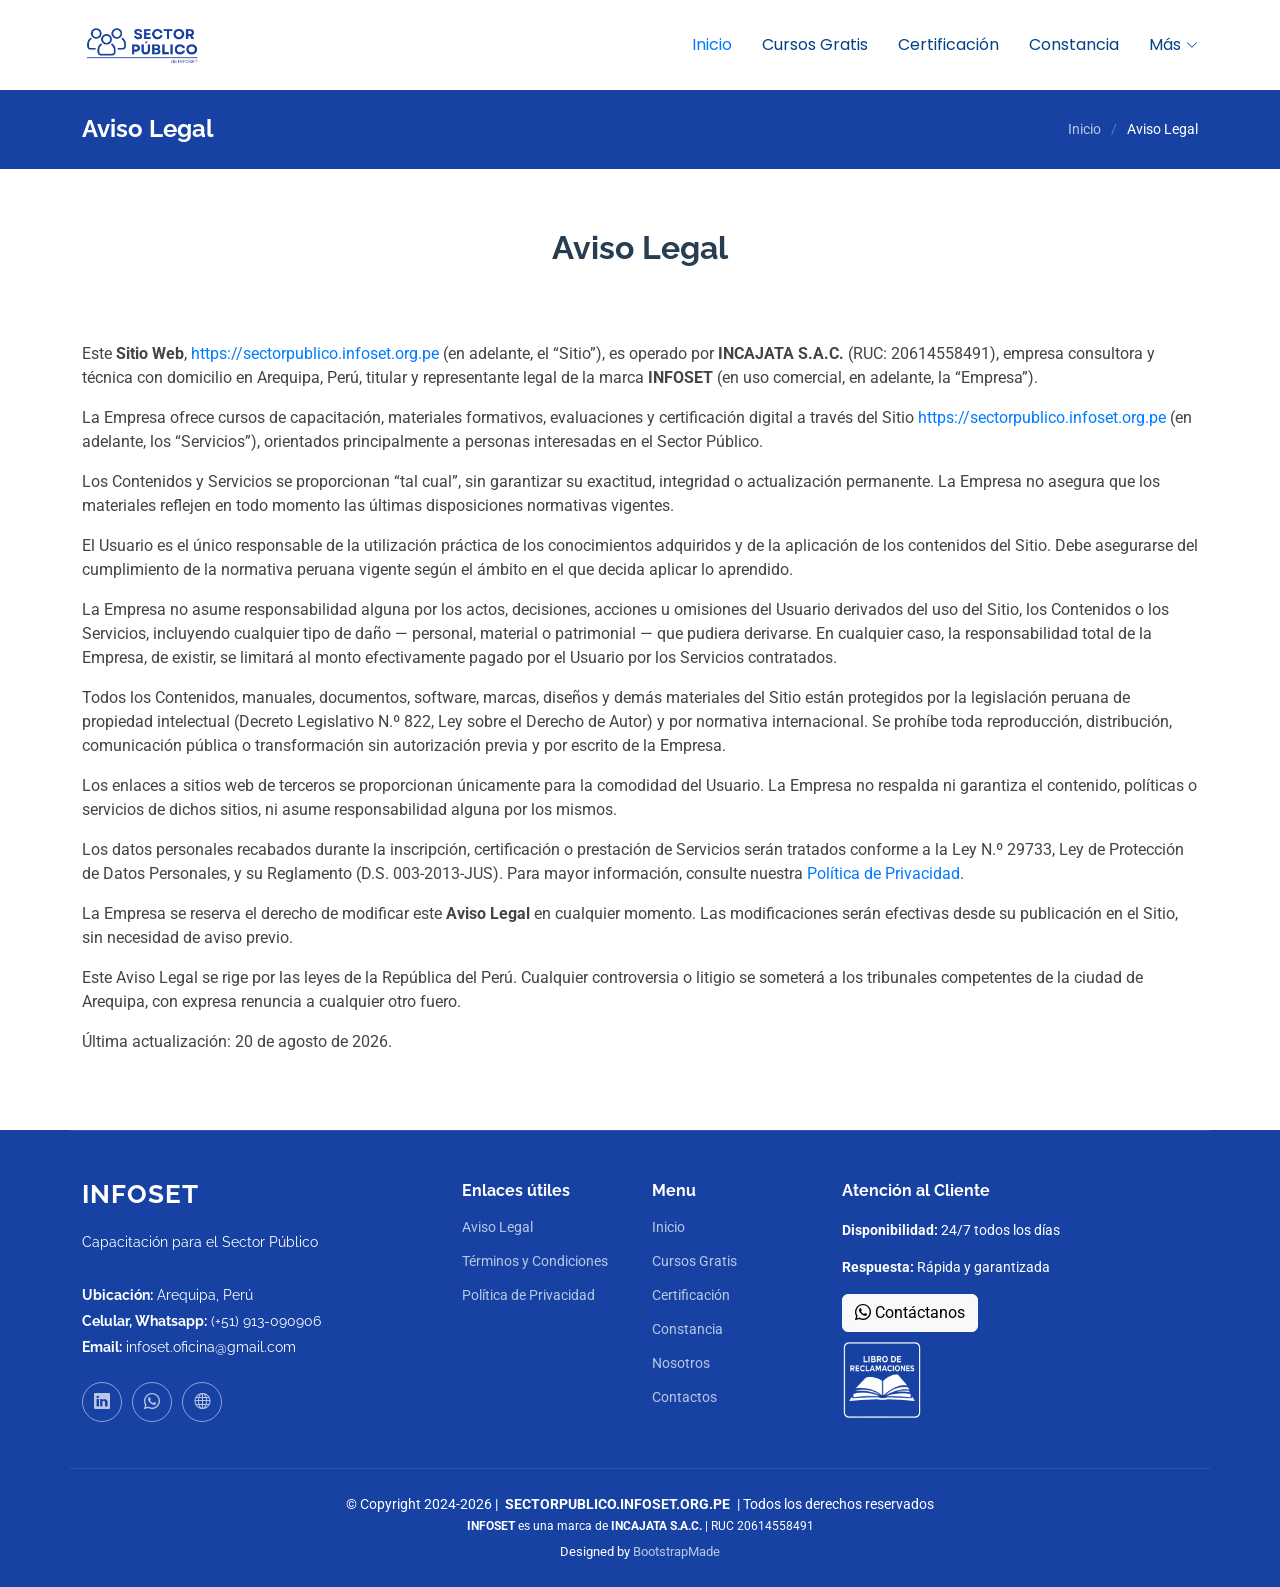
<file: aviso_legal.html>
<!DOCTYPE html>
<html lang="es">

<head>
  <meta charset="utf-8">
  <meta content="width=device-width, initial-scale=1.0" name="viewport">
  <title>Aviso Legal - Sector Público | INFOSET</title>
  <meta name="description"
    content="Consulta el Aviso Legal de Sector Público by INFOSET. Conoce las políticas de privacidad, términos de uso y condiciones legales al utilizar nuestros cursos y servicios de capacitación.">
  <meta name="keywords"
    content="aviso legal, términos de uso, políticas de privacidad, condiciones legales, Sector Público, INFOSET, derechos del usuario, obligaciones del usuario">

  <!-- Favicons -->
  <link href="assets/img/favicon.png" rel="icon">
  <link href="assets/img/favicon.png" rel="apple-touch-icon">

  <!-- Fonts -->
  <link href="https://fonts.googleapis.com" rel="preconnect">
  <link href="https://fonts.gstatic.com" rel="preconnect" crossorigin>
  <link
    href="https://fonts.googleapis.com/css2?family=Roboto:ital,wght@0,100;0,300;0,400;0,500;0,700;0,900;1,100;1,300;1,400;1,500;1,700;1,900&family=Poppins:ital,wght@0,100;0,200;0,300;0,400;0,500;0,600;0,700;0,800;0,900;1,100;1,200;1,300;1,400;1,500;1,600;1,700;1,800;1,900&family=Raleway:ital,wght@0,100;0,200;0,300;0,400;0,500;0,600;0,700;0,800;0,900;1,100;1,200;1,300;1,400;1,500;1,600;1,700;1,800;1,900&display=swap"
    rel="stylesheet">

  <!-- Vendor CSS Files -->
  <link href="assets/vendor/bootstrap/css/bootstrap.min.css" rel="stylesheet">
  <link href="assets/vendor/bootstrap-icons/bootstrap-icons.css" rel="stylesheet">
  <link href="assets/vendor/aos/aos.css" rel="stylesheet">
  <link href="assets/vendor/glightbox/css/glightbox.min.css" rel="stylesheet">
  <link href="assets/vendor/swiper/swiper-bundle.min.css" rel="stylesheet">

  <!-- Main CSS File -->
  <link href="assets/css/main.css" rel="stylesheet">

  <!-- =======================================================
  * Template Name: NewBiz
  * Template URL: https://bootstrapmade.com/newbiz-bootstrap-business-template/
  * Updated: Aug 07 2024 with Bootstrap v5.3.3
  * Author: BootstrapMade.com
  * License: https://bootstrapmade.com/license/
  ======================================================== -->
</head>

<body class="index-page">

  <header id="header" class="header d-flex align-items-center sticky-top">
    <div class="container-fluid container-xl position-relative d-flex align-items-center justify-content-between">

      <a href="index.html" class="logo d-flex align-items-center">
        <img src="assets/img/logo.png" alt="">
        <!-- Uncomment the line below if you also wish to use text logo -->
        <!-- <h1 class="sitename">NewBiz</h1>  -->
      </a>

      <nav id="navmenu" class="navmenu">
        <ul>
          <li><a href="index.html" class="active">Inicio</a></li>
          <li><a href="cursos.html"><span>Cursos Gratis</span></a></li>
          <li><a href="certificacion.html">Certificación</a></li>
          <li><a href="http://constancia.infoset.org.pe/" target="_blank">Constancia</a></li>
          <li class="dropdown"><a href="#"><span>Más</span> <i class="bi bi-chevron-down toggle-dropdown"></i></a>
            <ul>
              <li><a href="nosotros.html">Nosotros</a></li>
              <li><a href="contactos.html">Contactos</a></li>
            </ul>
          </li>
        </ul>
        <i class="mobile-nav-toggle d-xl-none bi bi-list"></i>
      </nav>


    </div>
  </header>

  <main class="main">

    <!-- Page Title -->
    <div class="page-title dark-background">
      <div class="container d-lg-flex justify-content-between align-items-center">
        <h1 class="mb-2 mb-lg-0">Aviso Legal</h1>
        <nav class="breadcrumbs">
          <ol>
            <li><a href="index.html">Inicio</a></li>
            <li class="current">Aviso Legal</li>
          </ol>
        </nav>
      </div>
    </div><!-- End Page Title -->


    <!-- Starter Section Section -->
    <section id="starter-section" class="starter-section section">

      <!-- Section Title -->
      <div class="container section-title" data-aos="fade-up">
        <h2>Aviso Legal</h2>
      </div><!-- End Section Title -->

      <div class="container" data-aos="fade-up">

        <p>
          Este <strong>Sitio Web</strong>, <a href="https://sectorpublico.infoset.org.pe"
            target="_blank">https://sectorpublico.infoset.org.pe</a>
          (en adelante, el “Sitio”), es operado por
          <strong>INCAJATA S.A.C.</strong> (RUC: 20614558491), empresa consultora y técnica con domicilio en Arequipa,
          Perú, titular y representante legal de la marca
          <strong>INFOSET</strong> (en uso comercial, en adelante, la “Empresa”).
        </p>

        <p>
          La Empresa ofrece cursos de capacitación, materiales formativos, evaluaciones y certificación digital
          a través del Sitio <a href="https://sectorpublico.infoset.org.pe"
            target="_blank">https://sectorpublico.infoset.org.pe</a>
          (en adelante, los “Servicios”), orientados principalmente a personas interesadas en el Sector Público.
        </p>

        <p>
          Los Contenidos y Servicios se proporcionan “tal cual”, sin garantizar su exactitud, integridad o
          actualización permanente. La Empresa no asegura que los materiales reflejen en todo momento
          las últimas disposiciones normativas vigentes.
        </p>

        <p>
          El Usuario es el único responsable de la utilización práctica de los conocimientos adquiridos
          y de la aplicación de los contenidos del Sitio. Debe asegurarse del cumplimiento de la normativa
          peruana vigente según el ámbito en el que decida aplicar lo aprendido.
        </p>

        <p>
          La Empresa no asume responsabilidad alguna por los actos, decisiones, acciones u omisiones del Usuario
          derivados del uso del Sitio, los Contenidos o los Servicios, incluyendo cualquier tipo de daño
          — personal, material o patrimonial — que pudiera derivarse. En cualquier caso, la responsabilidad
          total de la Empresa, de existir, se limitará al monto efectivamente pagado por el Usuario por
          los Servicios contratados.
        </p>

        <p>
          Todos los Contenidos, manuales, documentos, software, marcas, diseños y demás materiales del Sitio están
          protegidos por la legislación peruana de propiedad intelectual
          (Decreto Legislativo N.º 822, Ley sobre el Derecho de Autor) y por normativa internacional.
          Se prohíbe toda reproducción, distribución, comunicación pública o transformación
          sin autorización previa y por escrito de la Empresa.
        </p>

        <p>
          Los enlaces a sitios web de terceros se proporcionan únicamente para la comodidad del Usuario.
          La Empresa no respalda ni garantiza el contenido, políticas o servicios de dichos
          sitios, ni asume responsabilidad alguna por los mismos.
        </p>

        <p>
          Los datos personales recabados durante la inscripción, certificación o prestación de Servicios serán tratados
          conforme a la Ley N.º 29733, Ley de Protección de Datos Personales,
          y su Reglamento (D.S. 003-2013-JUS). Para mayor información, consulte nuestra
          <a href="politica_de_privacidad.html">Política de Privacidad</a>.
        </p>

        <p>
          La Empresa se reserva el derecho de modificar este <strong>Aviso Legal</strong> en cualquier momento.
          Las modificaciones serán efectivas desde su publicación en el Sitio, sin necesidad de aviso previo.
        </p>

        <p>
          Este Aviso Legal se rige por las leyes de la República del Perú. Cualquier controversia o litigio se someterá
          a los tribunales competentes de la ciudad de Arequipa, con expresa renuncia a cualquier otro fuero.
        </p>

        <p>Última actualización: 20 de agosto de 2026.</p>
      </div>
    </section><!-- /Starter Section Section -->


  </main>



  <footer id="footer" class="footer dark-background">

    <div class="container footer-top">
      <div class="row gy-4">
        <div class="col-lg-4 col-md-6 footer-about">
          <a href="index.html" class="logo d-flex align-items-center">
            <span class="sitename">INFOSET</span>
          </a>
          <p>Capacitación para el Sector Público</p>
          <div class="footer-contact pt-3">
            <p><strong>Ubicación:</strong> Arequipa, Perú</p>
            <p><strong>Celular, Whatsapp:</strong><span><a href="tel:+51913090906" style="color: white;"> (+51)
                  913-090906</a></span></p>
            <p><strong>Email:</strong><span> <a href="mailto:infoset.oficina@gmail.com"
                  style="color: white;">infoset.oficina@gmail.com</a> </span></p>
          </div>
          <div class="social-links d-flex mt-4">
            <a href="https://www.linkedin.com/company/infoset-linkedin/" target="_blank"><i
                class="bi bi-linkedin"></i></a>
            <a href="https://wa.me/51913090906" target="_blank"><i class="bi bi-whatsapp"></i></a>
            <a href="http://infoset.org.pe" target="_blank"><i class="bi bi-globe"></i></a>
          </div>
        </div>

        <div class="col-lg-2 col-md-3 footer-links">
          <h4>Enlaces útiles</h4>
          <ul>
            <li><a href="aviso_legal.html">Aviso Legal</a></li>
            <li><a href="terminos_y_condiciones.html">Términos y Condiciones</a></li>
            <li><a href="politica_de_privacidad.html">Política de Privacidad</a></li>
          </ul>
        </div>

        <div class="col-lg-2 col-md-3 footer-links">
          <h4>Menu</h4>
          <ul>
            <li><a href="index.html" class="active">Inicio</a></li>
            <li><a href="cursos.html">Cursos Gratis</a></li>
            <li><a href="certificacion.html">Certificación</a></li>
            <li><a href="https://constancia.infoset.org.pe/">Constancia</a></li>
            <li><a href="nosotros.html">Nosotros</a></li>
            <li><a href="contactos.html">Contactos</a></li>
          </ul>
        </div>

        <div class="col-lg-4 col-md-12 footer-newsletter">
          <h4>Atención al Cliente</h4>
          <p><strong>Disponibilidad:</strong> 24/7 todos los días</p>
          <p><strong>Respuesta:</strong> Rápida y garantizada</p>
          <a href="https://wa.me/51913090906" class="btn btn-light" target="_blank">
            <i class="bi bi-whatsapp"></i> Contáctanos
          </a>
          <br>
          <p class="mt-2">
            <a href="https://infoset.org.pe/libro-reclamaciones.html" target="_blank" title="Libro de Reclamaciones">
              <img src="assets/img/libro_de_reclamaciones.png" alt="Libro de Reclamaciones"
                style="width:80px;height:auto;cursor:pointer;">
            </a>
          </p>
        </div>

      </div>
    </div>

    <div class="container copyright text-center mt-4">
      <p>
        © <span>Copyright 2024-<span id="year"></span> |</span>
        <strong class="px-1 sitename">
          <a href="index.html" style="color: white; text-decoration: none;" onmouseover="this.style.opacity='0.8'"
            onmouseout="this.style.opacity='1'">SECTORPUBLICO.INFOSET.ORG.PE</a>
        </strong>
        <span>| Todos los derechos reservados</span><br>
        <small>
          <strong>INFOSET</strong> es una marca de <strong>INCAJATA S.A.C.</strong> | RUC 20614558491
        </small>
      </p>
      <script>
        document.getElementById('year').textContent = new Date().getFullYear();
      </script>
      <div class="credits">
        <!-- All the links in the footer should remain intact. -->
        <!-- You can delete the links only if you've purchased the pro version. -->
        <!-- Licensing information: https://bootstrapmade.com/license/ -->
        <!-- Purchase the pro version with working PHP/AJAX contact form: [buy-url] -->
        Designed by <a href="https://bootstrapmade.com/">BootstrapMade</a>
      </div>
    </div>

  </footer>

  <!-- Scroll Top -->
  <a href="#" id="scroll-top" class="scroll-top d-flex align-items-center justify-content-center"><i
      class="bi bi-arrow-up-short"></i></a>

  <!-- Preloader -->
  <div id="preloader"></div>

  <!-- Vendor JS Files -->
  <script src="assets/vendor/bootstrap/js/bootstrap.bundle.min.js"></script>
  <script src="assets/vendor/php-email-form/validate.js"></script>
  <script src="assets/vendor/aos/aos.js"></script>
  <script src="assets/vendor/glightbox/js/glightbox.min.js"></script>
  <script src="assets/vendor/purecounter/purecounter_vanilla.js"></script>
  <script src="assets/vendor/imagesloaded/imagesloaded.pkgd.min.js"></script>
  <script src="assets/vendor/isotope-layout/isotope.pkgd.min.js"></script>
  <script src="assets/vendor/swiper/swiper-bundle.min.js"></script>

  <!-- Main JS File -->
  <script src="assets/js/main.js"></script>

</body>

</html>
</file>
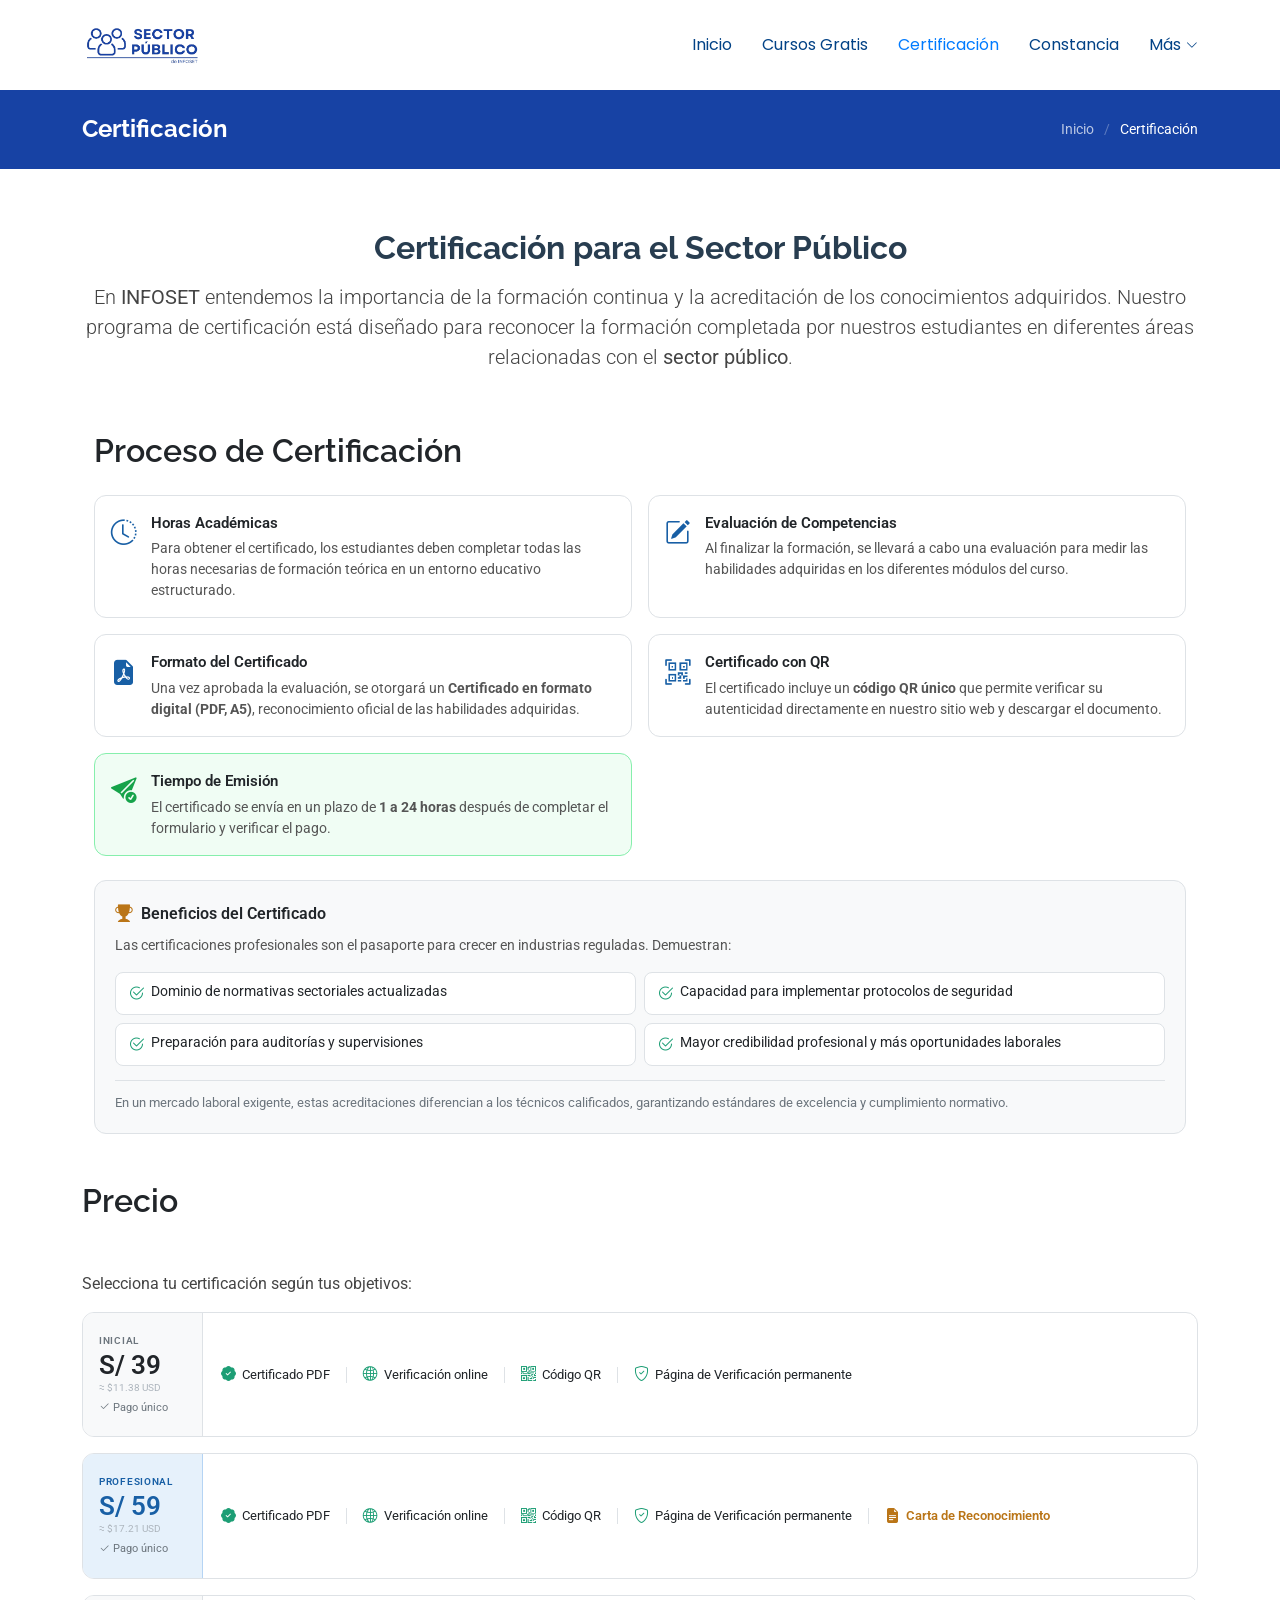
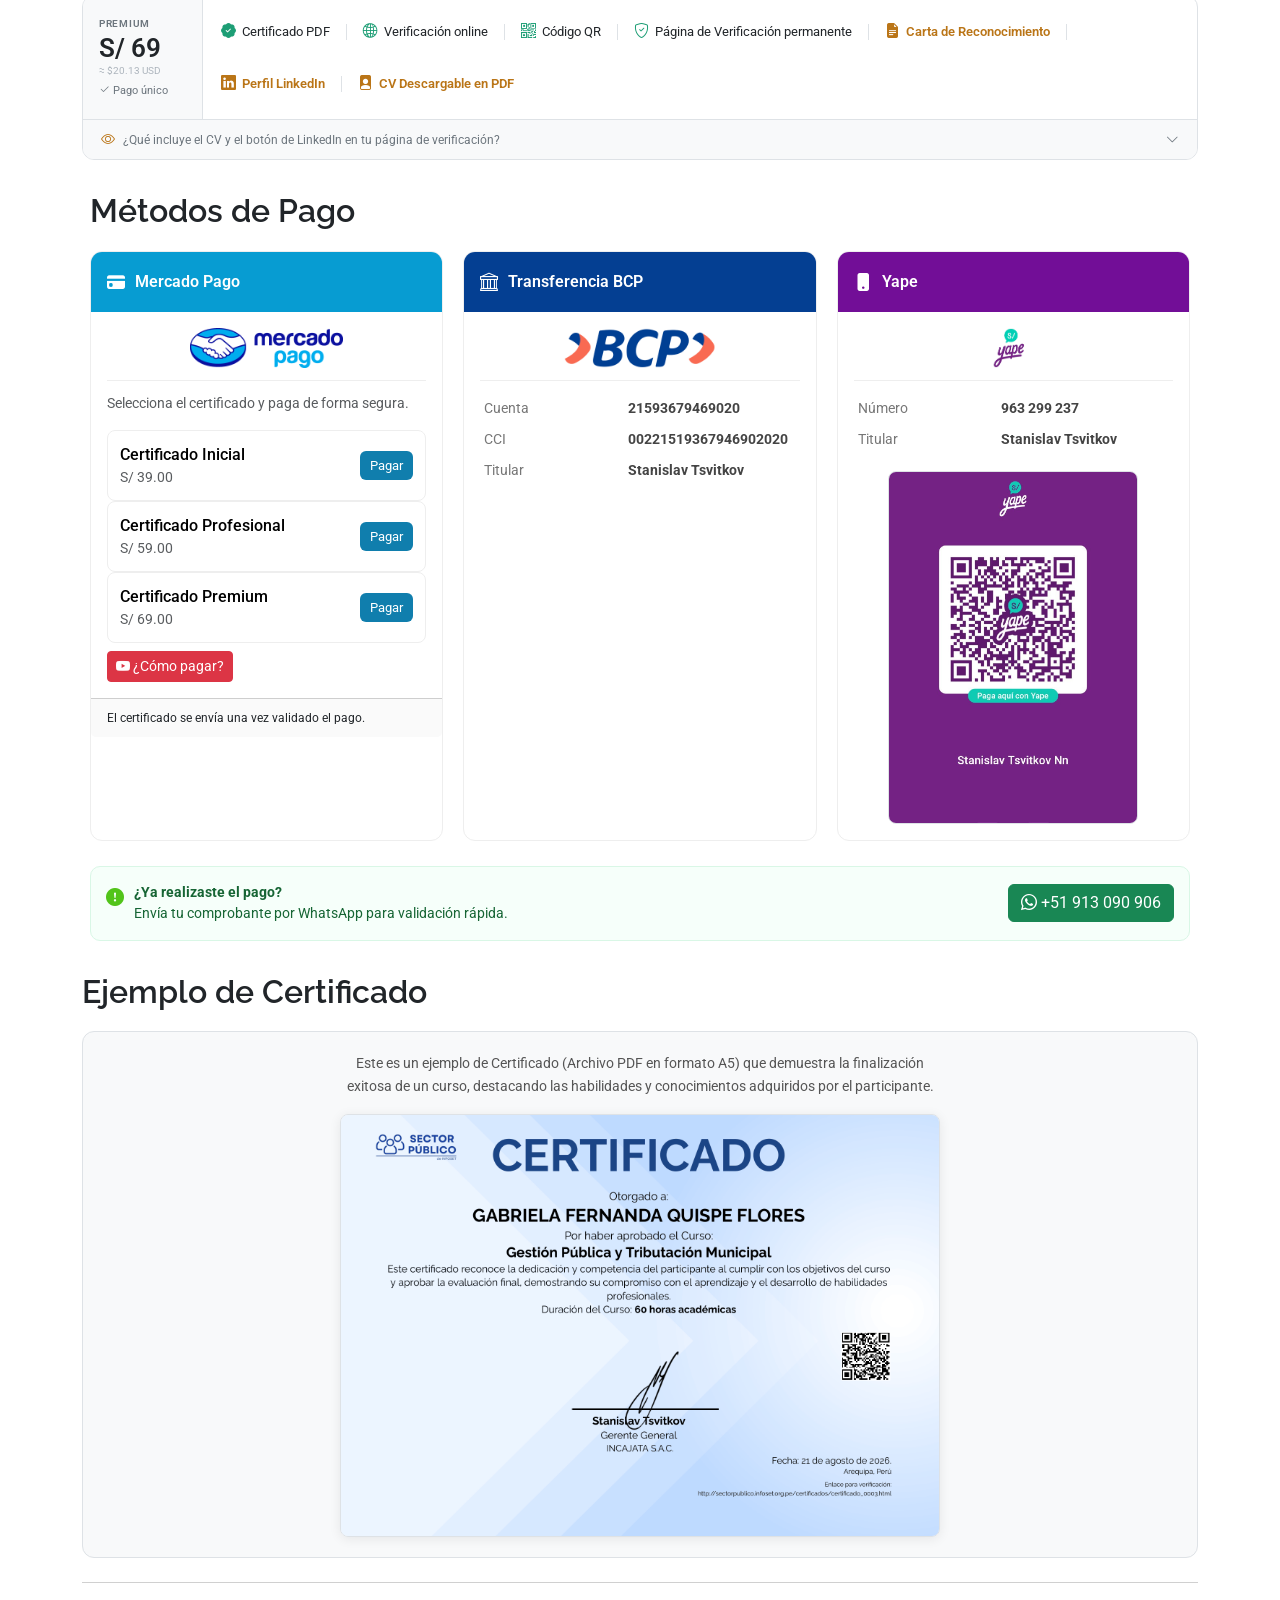
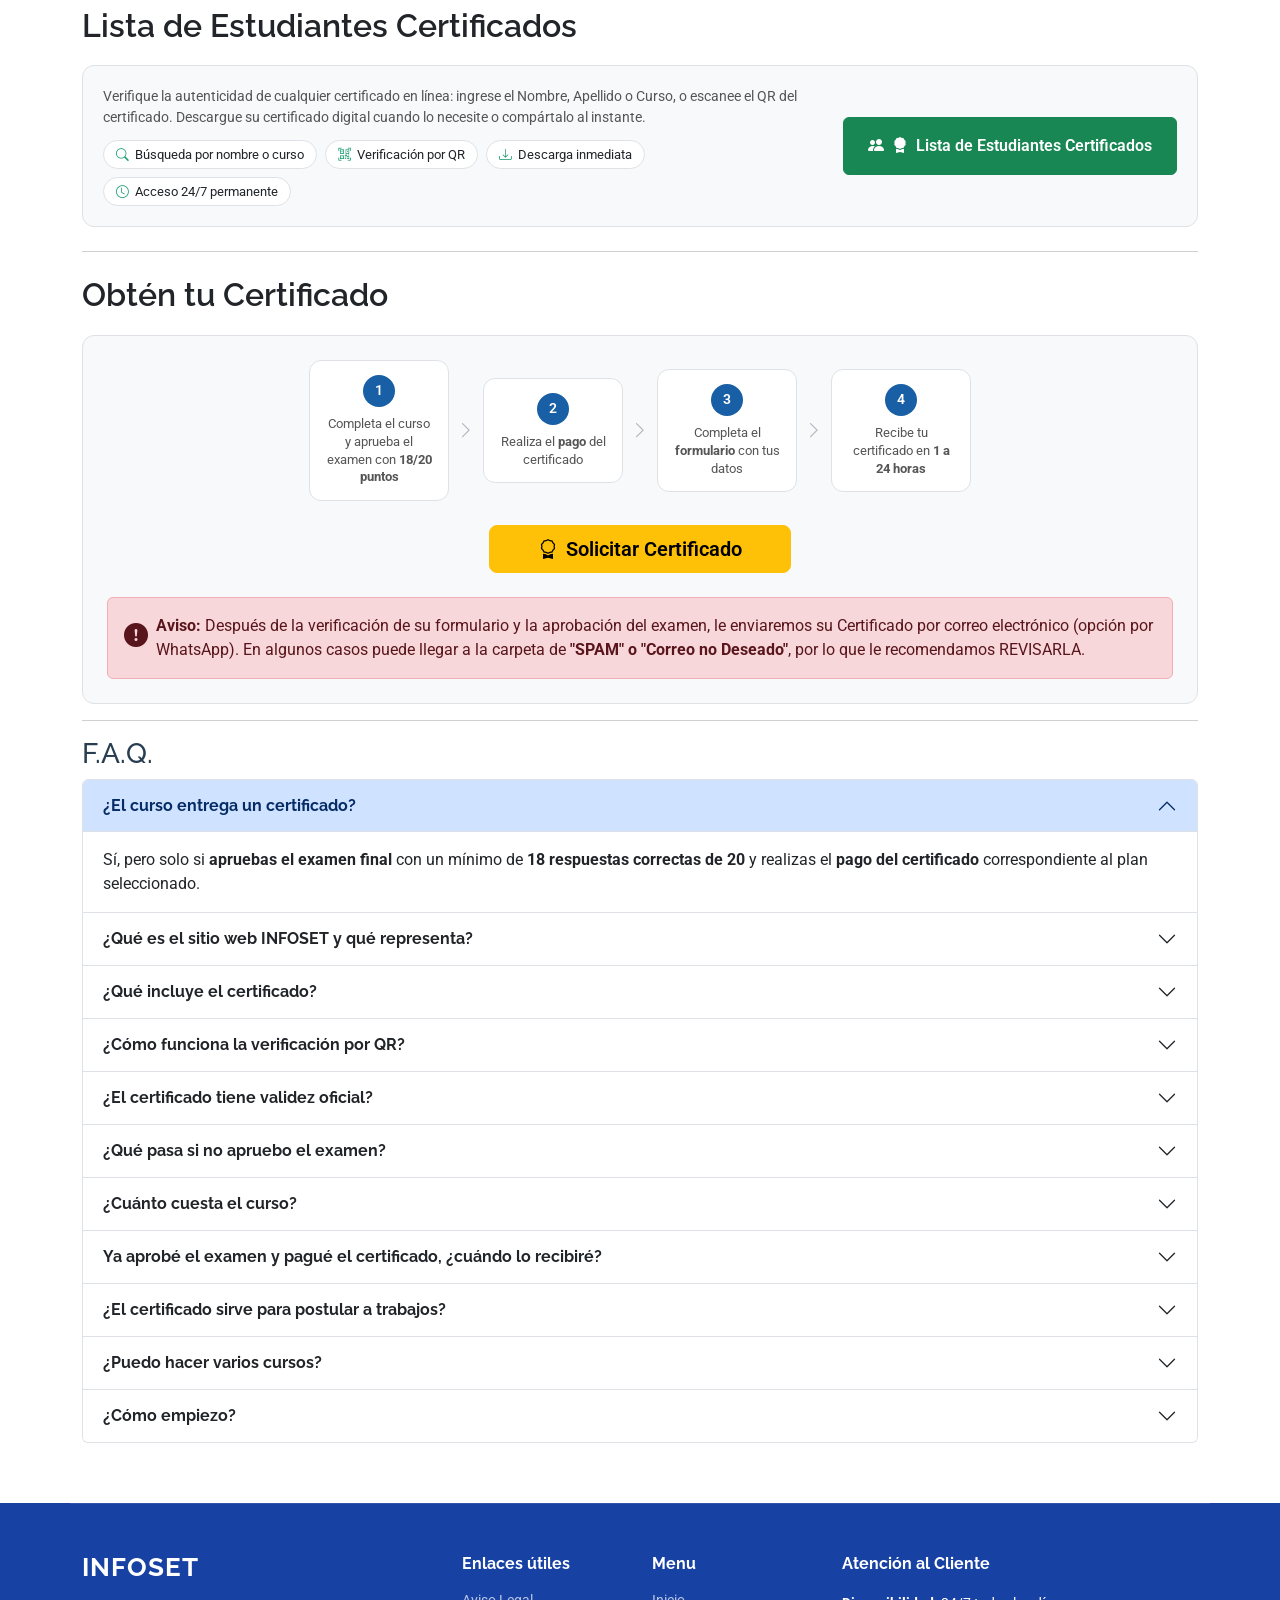
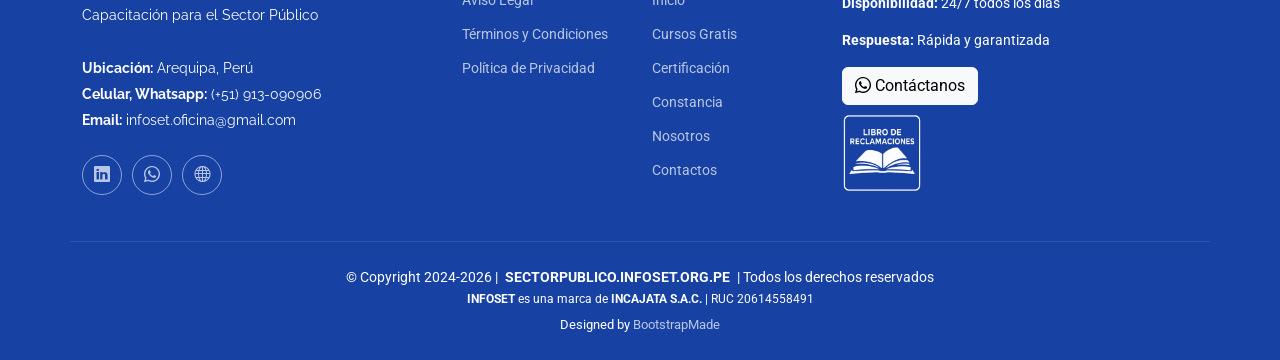
<file: certificacion.html>
<!DOCTYPE html>
<html lang="es">

<head>
  <meta charset="utf-8">
  <meta content="width=device-width, initial-scale=1.0" name="viewport">
  <title>Certificación - Sector Público | INFOSET</title>
  <meta name="description"
    content="Obtén tu certificación con INFOSET. Descubre nuestros programas de formación y certificación en diversas áreas para mejorar tus habilidades y avanzar en tu carrera profesional.">
  <meta name="keywords"
    content="certificación, INFOSET, programas de formación, habilidades, desarrollo profesional, cursos certificados">

  <!-- Favicons -->
  <link href="assets/img/favicon.png" rel="icon">
  <link href="assets/img/favicon.png" rel="apple-touch-icon">

  <!-- Fonts -->
  <link href="https://fonts.googleapis.com" rel="preconnect">
  <link href="https://fonts.gstatic.com" rel="preconnect" crossorigin>
  <link
    href="https://fonts.googleapis.com/css2?family=Roboto:ital,wght@0,100;0,300;0,400;0,500;0,700;0,900;1,100;1,300;1,400;1,500;1,700;1,900&family=Poppins:ital,wght@0,100;0,200;0,300;0,400;0,500;0,600;0,700;0,800;0,900;1,100;1,200;1,300;1,400;1,500;1,600;1,700;1,800;1,900&family=Raleway:ital,wght@0,100;0,200;0,300;0,400;0,500;0,600;0,700;0,800;0,900;1,100;1,200;1,300;1,400;1,500;1,600;1,700;1,800;1,900&display=swap"
    rel="stylesheet">

  <!-- Vendor CSS Files -->
  <link href="assets/vendor/bootstrap/css/bootstrap.min.css" rel="stylesheet">
  <link href="assets/vendor/bootstrap-icons/bootstrap-icons.css" rel="stylesheet">
  <link href="assets/vendor/aos/aos.css" rel="stylesheet">
  <link href="assets/vendor/glightbox/css/glightbox.min.css" rel="stylesheet">
  <link href="assets/vendor/swiper/swiper-bundle.min.css" rel="stylesheet">

  <!-- Main CSS File -->
  <link href="assets/css/main.css" rel="stylesheet">
  <link href="assets/css/certificacion.css" rel="stylesheet">


  <!-- =======================================================
  * Template Name: NewBiz
  * Template URL: https://bootstrapmade.com/newbiz-bootstrap-business-template/
  * Updated: Aug 07 2024 with Bootstrap v5.3.3
  * Author: BootstrapMade.com
  * License: https://bootstrapmade.com/license/
  ======================================================== -->
</head>

<body class="index-page">

  <header id="header" class="header d-flex align-items-center sticky-top">
    <div class="container-fluid container-xl position-relative d-flex align-items-center justify-content-between">

      <a href="index.html" class="logo d-flex align-items-center">
        <img src="assets/img/logo.png" alt="">
        <!-- Uncomment the line below if you also wish to use text logo -->
        <!-- <h1 class="sitename">NewBiz</h1>  -->
      </a>

      <nav id="navmenu" class="navmenu">
        <ul>
          <li><a href="index.html">Inicio</a></li>
          <li><a href="cursos.html"><span>Cursos Gratis</span></a></li>
          <li><a href="certificacion.html" class="active">Certificación</a></li>
          <li><a href="http://constancia.infoset.org.pe/" target="_blank">Constancia</a></li>
          <li class="dropdown"><a href="#"><span>Más</span> <i class="bi bi-chevron-down toggle-dropdown"></i></a>
            <ul>
              <li><a href="nosotros.html">Nosotros</a></li>
              <li><a href="contactos.html">Contactos</a></li>
            </ul>
          </li>
        </ul>
        <i class="mobile-nav-toggle d-xl-none bi bi-list"></i>
      </nav>

    </div>
  </header>

  <main class="main">

    <!-- Page Title -->
    <div class="page-title dark-background">
      <div class="container d-lg-flex justify-content-between align-items-center">
        <h1 class="mb-2 mb-lg-0">Certificación</h1>
        <nav class="breadcrumbs">
          <ol>
            <li><a href="index.html">Inicio</a></li>
            <li class="current">Certificación</li>
          </ol>
        </nav>
      </div>
    </div><!-- End Page Title -->

    <!-- Starter Section Section -->
    <section id="starter-section" class="starter-section section">

      <!-- Section Title -->
      <div class="container section-title" data-aos="fade-up">
        <h2>Certificación para el Sector Público</h2>
        <p class="lead">
          En <b>INFOSET</b> entendemos la importancia de la formación continua y la acreditación de los conocimientos
          adquiridos. Nuestro programa de certificación está diseñado para reconocer la formación completada por
          nuestros estudiantes en diferentes áreas relacionadas con el <b>sector público</b>.
        </p>
      </div><!-- End Section Title -->

      <div class="container" data-aos="fade-up">
        <div class="container" data-aos="fade-up">

          <h3 class="mb-4 pago-title">Proceso de Certificación</h3>

          <div class="row g-3 mb-4">

            <div class="col-12 col-md-6">
              <div class="cert-info-card">
                <div class="cert-info-icon">
                  <i class="bi bi-clock-history"></i>
                </div>
                <div>
                  <div class="cert-info-title">Horas Académicas</div>
                  <div class="cert-info-text">Para obtener el certificado, los estudiantes deben completar todas las
                    horas necesarias de formación teórica en un entorno educativo estructurado.</div>
                </div>
              </div>
            </div>

            <div class="col-12 col-md-6">
              <div class="cert-info-card">
                <div class="cert-info-icon">
                  <i class="bi bi-pencil-square"></i>
                </div>
                <div>
                  <div class="cert-info-title">Evaluación de Competencias</div>
                  <div class="cert-info-text">Al finalizar la formación, se llevará a cabo una evaluación para medir las
                    habilidades adquiridas en los diferentes módulos del curso.</div>
                </div>
              </div>
            </div>

            <div class="col-12 col-md-6">
              <div class="cert-info-card">
                <div class="cert-info-icon">
                  <i class="bi bi-file-earmark-pdf-fill"></i>
                </div>
                <div>
                  <div class="cert-info-title">Formato del Certificado</div>
                  <div class="cert-info-text">Una vez aprobada la evaluación, se otorgará un <strong>Certificado en
                      formato digital (PDF, A5)</strong>, reconocimiento oficial de las habilidades adquiridas.</div>
                </div>
              </div>
            </div>

            <div class="col-12 col-md-6">
              <div class="cert-info-card">
                <div class="cert-info-icon">
                  <i class="bi bi-qr-code-scan"></i>
                </div>
                <div>
                  <div class="cert-info-title">Certificado con QR</div>
                  <div class="cert-info-text">El certificado incluye un <strong>código QR único</strong> que permite
                    verificar su autenticidad directamente en nuestro sitio web y descargar el documento.</div>
                </div>
              </div>
            </div>

            <div class="col-12 col-md-6">
              <div class="cert-info-card cert-info-card--highlight">
                <div class="cert-info-icon cert-info-icon--green">
                  <i class="bi bi-send-check-fill"></i>
                </div>
                <div>
                  <div class="cert-info-title">Tiempo de Emisión</div>
                  <div class="cert-info-text">El certificado se envía en un plazo de <strong>1 a 24 horas</strong>
                    después de completar el formulario y verificar el pago.</div>
                </div>
              </div>
            </div>

          </div>

          <div class="cert-benefits">
            <div class="cert-benefits-title">
              <i class="bi bi-trophy-fill"></i>
              Beneficios del Certificado
            </div>
            <div class="cert-benefits-intro">Las certificaciones profesionales son el pasaporte para crecer en
              industrias reguladas. Demuestran:</div>
            <div class="row g-2 mt-2">
              <div class="col-12 col-sm-6">
                <div class="cert-benefit-item"><i class="bi bi-check2-circle"></i> Dominio de normativas sectoriales
                  actualizadas</div>
              </div>
              <div class="col-12 col-sm-6">
                <div class="cert-benefit-item"><i class="bi bi-check2-circle"></i> Capacidad para implementar protocolos
                  de seguridad</div>
              </div>
              <div class="col-12 col-sm-6">
                <div class="cert-benefit-item"><i class="bi bi-check2-circle"></i> Preparación para auditorías y
                  supervisiones</div>
              </div>
              <div class="col-12 col-sm-6">
                <div class="cert-benefit-item"><i class="bi bi-check2-circle"></i> Mayor credibilidad profesional y más
                  oportunidades laborales</div>
              </div>
            </div>
            <div class="cert-benefits-footer">En un mercado laboral exigente, estas acreditaciones diferencian a los
              técnicos calificados, garantizando estándares de excelencia y cumplimiento normativo.</div>
          </div>

        </div>
        <br>
        <br>

        <h3 class="pago-title">Precio</h3>

        <div class="py-3">
          <div class="py-3">Selecciona tu certificación según tus objetivos:</div>
          <div class="d-flex flex-column gap-3">

            <div class="plan">
              <div class="d-flex">
                <div class="plan-left">
                  <div class="plan-tier">Inicial</div>
                  <div class="plan-price">S/ 39</div>
                  <div class="plan-usd">≈ $11.38 USD</div>
                  <div class="plan-pago"><i class="bi bi-check2"></i> Pago único</div>
                </div>
                <div class="plan-right">
                  <div class="feat"><i class="bi bi-patch-check-fill ic-yes"></i> Certificado PDF</div>
                  <div class="sep"></div>
                  <div class="feat"><i class="bi bi-globe2 ic-yes"></i> Verificación online</div>
                  <div class="sep"></div>
                  <div class="feat"><i class="bi bi-qr-code ic-yes"></i> Código QR</div>
                  <div class="sep"></div>
                  <div class="feat"><i class="bi bi-shield-check ic-yes"></i> Página de Verificación permanente</div>
                </div>
              </div>
            </div>

            <div class="plan featured">
              <div class="d-flex">
                <div class="plan-left">
                  <div class="plan-tier">Profesional</div>
                  <div class="plan-price">S/ 59</div>
                  <div class="plan-usd">≈ $17.21 USD</div>
                  <div class="plan-pago"><i class="bi bi-check2"></i> Pago único</div>
                </div>
                <div class="plan-right">
                  <div class="feat"><i class="bi bi-patch-check-fill ic-yes"></i> Certificado PDF</div>
                  <div class="sep"></div>
                  <div class="feat"><i class="bi bi-globe2 ic-yes"></i> Verificación online</div>
                  <div class="sep"></div>
                  <div class="feat"><i class="bi bi-qr-code ic-yes"></i> Código QR</div>
                  <div class="sep"></div>
                  <div class="feat"><i class="bi bi-shield-check ic-yes"></i> Página de Verificación permanente</div>
                  <div class="sep"></div>
                  <div class="feat gold"><i class="bi bi-file-earmark-text-fill ic-gold"></i> Carta de Reconocimiento
                  </div>
                </div>
              </div>
            </div>

            <div class="plan">
              <div class="d-flex">
                <div class="plan-left">
                  <div class="plan-tier">Premium</div>
                  <div class="plan-price">S/ 69</div>
                  <div class="plan-usd">≈ $20.13 USD</div>
                  <div class="plan-pago"><i class="bi bi-check2"></i> Pago único</div>
                </div>
                <div class="plan-right">
                  <div class="feat"><i class="bi bi-patch-check-fill ic-yes"></i> Certificado PDF</div>
                  <div class="sep"></div>
                  <div class="feat"><i class="bi bi-globe2 ic-yes"></i> Verificación online</div>
                  <div class="sep"></div>
                  <div class="feat"><i class="bi bi-qr-code ic-yes"></i> Código QR</div>
                  <div class="sep"></div>
                  <div class="feat"><i class="bi bi-shield-check ic-yes"></i> Página de Verificación permanente</div>
                  <div class="sep"></div>
                  <div class="feat gold"><i class="bi bi-file-earmark-text-fill ic-gold"></i> Carta de Reconocimiento
                  </div>
                  <div class="sep"></div>
                  <div class="feat gold"><i class="bi bi-linkedin ic-gold"></i> Perfil LinkedIn</div>
                  <div class="sep"></div>
                  <div class="feat gold"><i class="bi bi-file-person-fill ic-gold"></i> CV Descargable en PDF</div>
                </div>
              </div>
              <div class="expand-bar" id="toggle-btn" onclick="toggleExpand()">
                <i class="bi bi-eye" style="font-size:14px; color:#BA7517;"></i>
                <span>¿Qué incluye el CV y el botón de LinkedIn en tu página de verificación?</span>
                <i class="bi bi-chevron-down arrow"></i>
              </div>
              <div class="expand-content" id="expand-box">
                <div class="row g-2">
                  <div class="col-12 col-sm-4">
                    <div class="preview-item">
                      <i class="bi bi-file-person-fill"></i>
                      <strong>Botón "Descargar CV"</strong>
                      <p>Tu CV en PDF estará disponible en tu página de verificación, accesible para cualquier empleador
                        que escanee tu QR.</p>
                    </div>
                  </div>
                  <div class="col-12 col-sm-4">
                    <div class="preview-item">
                      <i class="bi bi-linkedin"></i>
                      <strong>Botón "Ver perfil en LinkedIn"</strong>
                      <p>Un enlace directo a tu perfil de LinkedIn aparece junto a tu certificado, facilitando el
                        contacto profesional.</p>
                    </div>
                  </div>
                  <div class="col-12 col-sm-4">
                    <div class="preview-item">
                      <i class="bi bi-arrow-repeat"></i>
                      <strong>Siempre actualizado</strong>
                      <p>¿Cambiaste tu CV o tu LinkedIn? Puedes actualizarlo en cualquier momento por una pequeña
                        tarifa.</p>
                    </div>
                  </div>
                </div>
                <a href="http://sectorpublico.infoset.org.pe/certificados/certificado_0003.html" class="btn-ejemplo" target="_blank">
                  <i class="bi bi-box-arrow-up-right"></i> Ver ejemplo de página de verificación
                </a>
              </div>
            </div>

          </div>

        </div>

        <script src="https://cdn.jsdelivr.net/npm/bootstrap@5.3.3/dist/js/bootstrap.bundle.min.js"></script>
        <script>
          function toggleExpand() {
            const btn = document.getElementById('toggle-btn');
            const box = document.getElementById('expand-box');
            btn.classList.toggle('open');
            box.classList.toggle('open');
          }
        </script>


        <style>
          .pago-wrapper {
            max-width: 1100px;
            margin: auto;
          }

          .pago-title {
            font-weight: 600;
            margin-bottom: 20px;
          }

          /* GRID */
          .pago-grid {
            display: grid;
            grid-template-columns: repeat(auto-fit, minmax(320px, 1fr));
            gap: 20px;
          }

          /* CARD */
          .pago-card,
          .card {
            border-radius: 12px;
            overflow: hidden;
            border: 1px solid #eee;
            background: #fff;
            transition: 0.2s;
          }

          .pago-card:hover,
          .card:hover {
            transform: translateY(-3px);
            box-shadow: 0 10px 25px rgba(0, 0, 0, 0.06);
          }

          /* HEADER */
          .pago-header {
            min-height: 60px;
            display: flex;
            align-items: center;
            gap: 10px;
            padding: 0 16px;
            font-weight: 600;
            color: #fff;
          }

          .pago-header i {
            font-size: 18px;
          }

          /* COLORS */
          .pago-mp {
            background: #079cd2;
          }

          .pago-bcp {
            background: #043f92;
          }

          .pago-yape {
            background: #720E97;
          }

          /* BODY */
          .pago-card-body {
            padding: 16px;
          }

          /* LOGO */
          .pago-logo {
            max-height: 40px;
            width: auto;
            object-fit: contain;
          }

          /* DIVIDER */
          .pago-divider {
            height: 1px;
            background: #eee;
            margin: 12px 0;
          }

          /* TABLE */
          .pago-table {
            width: 100%;
            font-size: 14px;
          }

          .pago-table td {
            padding: 6px 0;
          }

          /* OPTIONS */
          .pago-option {
            display: flex;
            justify-content: space-between;
            align-items: center;
            border: 1px solid #eee;
            border-radius: 8px;
            padding: 12px;
            text-decoration: none;
            color: #000;
            transition: 0.2s;
          }

          .pago-option:hover {
            background: #f9f9f9;
          }

          .pago-btn {
            background: #107ead;
            color: #fff;
            padding: 5px 10px;
            border-radius: 6px;
            font-size: 13px;
          }

          /* QR */
          .pago-qr {
            width: 160px;
            max-width: 100%;
            border-radius: 8px;
          }

          /* FOOTER */
          .card-footer {
            font-size: 12px;
            background: #fafafa;
            padding: 10px 16px;
          }

          /* WHATSAPP */
          .pago-whatsapp {
            margin-top: 25px;
            padding: 15px;
            border-radius: 10px;
            background: #f6fffa;
            border: 1px solid #d9f7e6;
            display: flex;
            justify-content: space-between;
            align-items: center;
            gap: 15px;
          }

          .pago-whatsapp-text {
            display: flex;
            gap: 10px;
          }

          .pago-whatsapp-icon {
            color: #52c41a;
            font-size: 18px;
          }
        </style>


        <div class="pago-wrapper">

          <h3 class="pago-title">Métodos de Pago</h3>

          <div class="pago-grid">

            <!-- Mercado Pago -->
            <div class="card">
              <div class="pago-header pago-mp">
                <i class="bi bi-credit-card-fill"></i>
                Mercado Pago
              </div>

              <div class="pago-card-body">

                <div class="text-center">
                  <img src="assets/img/mercado pago1.png" class="pago-logo">
                </div>

                <div class="pago-divider"></div>

                <p class="text-muted small">
                  Selecciona el certificado y paga de forma segura.
                </p>

                <a href="https://mpago.la/2M76sfS" target="_blank" class="pago-option">
                  <div>
                    <div class="fw-medium">Certificado Inicial</div>
                    <div class="text-muted small">S/ 39.00</div>
                  </div>
                  <span class="pago-btn">Pagar</span>
                </a>

                <a href="https://mpago.la/31j5P5q" target="_blank" class="pago-option">
                  <div>
                    <div class="fw-medium">Certificado Profesional</div>
                    <div class="text-muted small">S/ 59.00</div>
                  </div>
                  <span class="pago-btn">Pagar</span>
                </a>

                <a href="https://mpago.la/19cUzER" target="_blank" class="pago-option">
                  <div>
                    <div class="fw-medium">Certificado Premium</div>
                    <div class="text-muted small">S/ 69.00</div>
                  </div>
                  <span class="pago-btn">Pagar</span>
                </a>

                <a href="https://youtu.be/-clpHE86FCs" target="_blank" class="btn btn-danger btn-sm mt-2">
                  <i class="bi bi-youtube"></i> ¿Cómo pagar?
                </a>

              </div>

              <div class="card-footer">
                El certificado se envía una vez validado el pago.
              </div>
            </div>


            <!-- BCP -->
            <div class="pago-card">
              <div class="pago-header pago-bcp">
                <i class="bi bi-bank"></i>
                Transferencia BCP
              </div>

              <div class="pago-card-body">

                <div class="text-center">
                  <img src="assets/img/bcp logo.png" class="pago-logo">
                </div>

                <div class="pago-divider"></div>

                <table class="pago-table">
                  <tr>
                    <td>Cuenta</td>
                    <td><strong>21593679469020</strong></td>
                  </tr>
                  <tr>
                    <td>CCI</td>
                    <td><strong>00221519367946902020</strong></td>
                  </tr>
                  <tr>
                    <td>Titular</td>
                    <td><strong>Stanislav Tsvitkov</strong></td>
                  </tr>
                </table>

              </div>
            </div>


            <!-- Yape -->
            <div class="pago-card">
              <div class="pago-header pago-yape">
                <i class="bi bi-phone-fill"></i>
                Yape
              </div>

              <div class="pago-card-body">

                <div class="text-center">
                  <img src="assets/img/logo yape 1.jpg" class="pago-logo">
                </div>

                <div class="pago-divider"></div>

                <table class="pago-table">
                  <tr>
                    <td>Número</td>
                    <td><strong>963 299 237</strong></td>
                  </tr>
                  <tr>
                    <td>Titular</td>
                    <td><strong>Stanislav Tsvitkov</strong></td>
                  </tr>
                </table>

                <div class="text-center mt-3">
                  <img src="assets/img/yape.jpg" class="pago-qr" style="width:250px;">
                </div>

              </div>
            </div>

          </div>


          <!-- WhatsApp -->
          <div class="pago-whatsapp">
            <div class="pago-whatsapp-text">
              <i class="bi bi-exclamation-circle-fill pago-whatsapp-icon"></i>
              <div>
                <strong>¿Ya realizaste el pago?</strong><br>
                Envía tu comprobante por WhatsApp para validación rápida.
              </div>
            </div>

            <a href="https://wa.me/+51913090906" target="_blank" class="btn btn-success">
              <i class="bi bi-whatsapp"></i> +51 913 090 906
            </a>
          </div>

        </div>

        <p>


        <h3 class="pago-title">Ejemplo de Certificado</h3>

        <div class="cert-example-block">
          <div class="cert-example-text">
            Este es un ejemplo de Certificado (Archivo PDF en formato A5) que demuestra la finalización exitosa de un
            curso, destacando
            las habilidades y conocimientos adquiridos por el participante.
          </div>
          <div class="cert-example-img-wrap">
            <img src="assets/img/Certificado 0003 - GABRIELA FERNANDA QUISPE FLORES-1.png" alt="Ejemplo de certificado"
              class="img-fluid cert-example-img">
          </div>
        </div>

 <hr class="my-4">

        <h3 class="pago-title">Lista de Estudiantes Certificados</h3>

        <div class="cert-lista-block">
          <div class="cert-lista-text">
            <p>Verifique la autenticidad de cualquier certificado en línea: ingrese el Nombre, Apellido o Curso, o
              escanee el QR del certificado. Descargue su certificado digital cuando lo necesite o compártalo al
              instante.</p>
            <div class="cert-lista-features">
              <div class="cert-lista-feat"><i class="bi bi-search"></i> Búsqueda por nombre o curso</div>
              <div class="cert-lista-feat"><i class="bi bi-qr-code-scan"></i> Verificación por QR</div>
              <div class="cert-lista-feat"><i class="bi bi-download"></i> Descarga inmediata</div>
              <div class="cert-lista-feat"><i class="bi bi-clock"></i> Acceso 24/7 permanente</div>
            </div>
          </div>
          <div class="cert-lista-btn-wrap">
            <a href="Lista de Estudiantes.html"
              class="btn btn-success d-inline-flex align-items-center gap-2 fw-semibold px-4 py-3">
              <i class="bi bi-people-fill"></i>
              <i class="bi bi-award-fill"></i>
              Lista de Estudiantes Certificados
            </a>
          </div>
        </div>

        <hr class="my-4">

        <h3 class="pago-title">Obtén tu Certificado</h3>

        <div class="cert-obtener-block">
          <div class="cert-obtener-steps">
            <div class="cert-step">
              <div class="cert-step-num">1</div>
              <div class="cert-step-text">Completa el curso y aprueba el examen con <strong>18/20 puntos</strong></div>
            </div>
            <div class="cert-step-arrow"><i class="bi bi-chevron-right"></i></div>
            <div class="cert-step">
              <div class="cert-step-num">2</div>
              <div class="cert-step-text">Realiza el <strong>pago</strong> del certificado</div>
            </div>
            <div class="cert-step-arrow"><i class="bi bi-chevron-right"></i></div>
            <div class="cert-step">
              <div class="cert-step-num">3</div>
              <div class="cert-step-text">Completa el <strong>formulario</strong> con tus datos</div>
            </div>
            <div class="cert-step-arrow"><i class="bi bi-chevron-right"></i></div>
            <div class="cert-step">
              <div class="cert-step-num">4</div>
              <div class="cert-step-text">Recibe tu certificado en <strong>1 a 24 horas</strong></div>
            </div>
          </div>

          <div class="text-center mt-4">
            <a href="https://forms.gle/utfMBFN8qsYzc8Aj8"
              class="btn btn-warning btn-lg d-inline-flex align-items-center gap-2 fw-semibold px-5" target="_blank">
              <i class="bi bi-award"></i>
              Solicitar Certificado
            </a>
          </div>

          <div class="alert alert-danger d-flex align-items-start mt-4 mb-0" role="alert">
            <i class="bi bi-exclamation-circle-fill me-2 fs-4 flex-shrink-0 mt-1"></i>
            <div>
              <strong>Aviso:</strong> Después de la verificación de su formulario y la aprobación del examen, le
              enviaremos su Certificado por correo electrónico (opción por WhatsApp). En algunos casos puede llegar a la
              carpeta de
              <strong>"SPAM" o "Correo no Deseado"</strong>, por lo que le recomendamos REVISARLA.
            </div>
          </div>

        </div>

        <hr>

           <!-- FAQ -->
    <h3>F.A.Q.</h3>

    <div class="accordion" id="faqAccordion">


      <div class="accordion-item">

        <h2 class="accordion-header" id="faq1">

          <button class="accordion-button"
            type="button"
            data-bs-toggle="collapse"
            data-bs-target="#collapse1">

            <strong>¿El curso entrega un certificado?</strong>

          </button>

        </h2>

        <div id="collapse1"
          class="accordion-collapse collapse show"
          data-bs-parent="#faqAccordion">

          <div class="accordion-body">

            Sí, pero solo si <strong>apruebas el examen final</strong> con un mínimo de
            <strong>18 respuestas correctas de 20</strong>
            y realizas el <strong>pago del certificado</strong>
            correspondiente al plan seleccionado.

          </div>

        </div>

      </div>


      <div class="accordion-item">

        <h2 class="accordion-header" id="faq0">

          <button class="accordion-button collapsed"
            type="button"
            data-bs-toggle="collapse"
            data-bs-target="#collapse0">

            <strong>¿Qué es el sitio web INFOSET y qué representa?</strong>

          </button>

        </h2>

        <div id="collapse0"
          class="accordion-collapse collapse"
          data-bs-parent="#faqAccordion">

          <div class="accordion-body">

            <strong>INFOSET es una marca</strong> especializada en servicios informativos,
            capacitación y certificación, administrada por la
            <strong>empresa INCAJATA S.A.C. (RUC: 20614558491)</strong>.

            <br><br>

            Actualmente, INFOSET funciona como una
            <strong>plataforma digital de capacitación orientada al sector público</strong>,
            ofreciendo cursos gratuitos y programas de certificación dirigidos a trabajadores,
            servidores públicos y profesionales interesados en fortalecer sus conocimientos y competencias.

            <br><br>

            La plataforma desarrolla contenidos de formación en diferentes áreas relacionadas con la
            <strong>gestión pública, administración, municipalidades, obras públicas, seguridad y desarrollo
              profesional</strong>.

            <br><br>

            INFOSET busca facilitar el acceso a la formación continua mediante herramientas digitales,
            contenidos educativos y sistemas de certificación y verificación en línea.

          </div>

        </div>

      </div>


      <div class="accordion-item">

        <h2 class="accordion-header" id="faq2">

          <button class="accordion-button collapsed"
            type="button"
            data-bs-toggle="collapse"
            data-bs-target="#collapse2">

            <strong>¿Qué incluye el certificado?</strong>

          </button>

        </h2>

        <div id="collapse2"
          class="accordion-collapse collapse"
          data-bs-parent="#faqAccordion">

          <div class="accordion-body">

            El certificado incluye tu nombre completo, nombre del curso, número de horas académicas,
            fecha de emisión y <strong>código QR único de verificación</strong>.

          </div>

        </div>

      </div>


      <div class="accordion-item">

        <h2 class="accordion-header" id="faq3">

          <button class="accordion-button collapsed"
            type="button"
            data-bs-toggle="collapse"
            data-bs-target="#collapse3">

            <strong>¿Cómo funciona la verificación por QR?</strong>

          </button>

        </h2>

        <div id="collapse3"
          class="accordion-collapse collapse"
          data-bs-parent="#faqAccordion">

          <div class="accordion-body">

            Al escanear el código QR del certificado, se abre una página en
            <strong>sectorpublico.infoset.org.pe</strong>
            con la información correspondiente al certificado y la validación en línea.

          </div>

        </div>

      </div>


      <div class="accordion-item">

        <h2 class="accordion-header" id="faq4">

          <button class="accordion-button collapsed"
            type="button"
            data-bs-toggle="collapse"
            data-bs-target="#collapse4">

            <strong>¿El certificado tiene validez oficial?</strong>

          </button>

        </h2>

        <div id="collapse4"
          class="accordion-collapse collapse"
          data-bs-parent="#faqAccordion">

          <div class="accordion-body">

            Este certificado es emitido por una <strong>empresa privada</strong> y acredita la formación
            complementaria realizada por el participante.

            Su aceptación y utilidad para procesos laborales, concursos, convocatorias o procedimientos
            administrativos dependerá de los requisitos establecidos por cada institución o empleador.

          </div>

        </div>

      </div>


      <div class="accordion-item">

        <h2 class="accordion-header" id="faq5">

          <button class="accordion-button collapsed"
            type="button"
            data-bs-toggle="collapse"
            data-bs-target="#collapse5">

            <strong>¿Qué pasa si no apruebo el examen?</strong>

          </button>

        </h2>

        <div id="collapse5"
          class="accordion-collapse collapse"
          data-bs-parent="#faqAccordion">

          <div class="accordion-body">

            Puedes <strong>volver a intentarlo</strong> las veces que sea necesario.
            Solo recibirás el certificado si superas los
            <strong>18/20 puntos</strong> establecidos para la aprobación.

          </div>

        </div>

      </div>


      <div class="accordion-item">

        <h2 class="accordion-header" id="faq6">

          <button class="accordion-button collapsed"
            type="button"
            data-bs-toggle="collapse"
            data-bs-target="#collapse6">

            <strong>¿Cuánto cuesta el curso?</strong>

          </button>

        </h2>

        <div id="collapse6"
          class="accordion-collapse collapse"
          data-bs-parent="#faqAccordion">

          <div class="accordion-body">

            El acceso al curso es <strong>gratuito</strong>.
            Solo pagas el certificado si apruebas el examen y deseas obtener la certificación correspondiente.

            Los certificados están disponibles desde <strong>S/ 39</strong> según el plan seleccionado.

          </div>

        </div>

      </div>


      <div class="accordion-item">

        <h2 class="accordion-header" id="faq7">

          <button class="accordion-button collapsed"
            type="button"
            data-bs-toggle="collapse"
            data-bs-target="#collapse7">

            <strong>
              Ya aprobé el examen y pagué el certificado, ¿cuándo lo recibiré?
            </strong>

          </button>

        </h2>

        <div id="collapse7"
          class="accordion-collapse collapse"
          data-bs-parent="#faqAccordion">

          <div class="accordion-body">

            Una vez que el administrador reciba el comprobante de pago y el
            <strong>formulario completado</strong>,
            tu certificado será procesado y enviado al
            <strong>WhatsApp</strong> y
            <strong>correo electrónico</strong> indicado.

            <br><br>

            El proceso puede demorar entre <strong>1 hora</strong> y como máximo
            <strong>24 horas</strong>.

          </div>

        </div>

      </div>


      <div class="accordion-item">

        <h2 class="accordion-header" id="faq8">

          <button class="accordion-button collapsed"
            type="button"
            data-bs-toggle="collapse"
            data-bs-target="#collapse8">

            <strong>¿El certificado sirve para postular a trabajos?</strong>

          </button>

        </h2>

        <div id="collapse8"
          class="accordion-collapse collapse"
          data-bs-parent="#faqAccordion">

          <div class="accordion-body">

            <strong>Sí.</strong>
            Puedes incluirlo en tu <strong>CV, LinkedIn o procesos de selección</strong>
            como evidencia de la formación complementaria y de los conocimientos adquiridos.

            La valoración del certificado dependerá de los requisitos establecidos por cada empleador,
            institución o convocatoria.

          </div>

        </div>

      </div>


      <div class="accordion-item">

        <h2 class="accordion-header" id="faq9">

          <button class="accordion-button collapsed"
            type="button"
            data-bs-toggle="collapse"
            data-bs-target="#collapse9">

            <strong>¿Puedo hacer varios cursos?</strong>

          </button>

        </h2>

        <div id="collapse9"
          class="accordion-collapse collapse"
          data-bs-parent="#faqAccordion">

          <div class="accordion-body">

            <strong>Claro.</strong>
            Puedes realizar todos los cursos que desees.
            Cada curso cuenta con su propio contenido, evaluación y certificado independiente.

          </div>

        </div>

      </div>


      <div class="accordion-item">

        <h2 class="accordion-header" id="faq10">

          <button class="accordion-button collapsed"
            type="button"
            data-bs-toggle="collapse"
            data-bs-target="#collapse10">

            <strong>¿Cómo empiezo?</strong>

          </button>

        </h2>

        <div id="collapse10"
          class="accordion-collapse collapse"
          data-bs-parent="#faqAccordion">

          <div class="accordion-body">

            Entra al curso, estudia el contenido, realiza el examen y, si apruebas,
            puedes solicitar tu certificado.

            Después de realizar el pago y completar el formulario correspondiente,
            recibirás tu <strong>certificado digital con código QR de verificación</strong>.

          </div>

        </div>

      </div>


    </div>

    </section><!-- /Starter Section Section -->

  </main>

  <footer id="footer" class="footer dark-background">

    <div class="container footer-top">
      <div class="row gy-4">
        <div class="col-lg-4 col-md-6 footer-about">
          <a href="index.html" class="logo d-flex align-items-center">
            <span class="sitename">INFOSET</span>
          </a>
          <p>Capacitación para el Sector Público</p>
          <div class="footer-contact pt-3">
            <p><strong>Ubicación:</strong> Arequipa, Perú</p>
            <p><strong>Celular, Whatsapp:</strong><span><a href="tel:+51913090906" style="color: white;"> (+51)
                  913-090906</a></span></p>
            <p><strong>Email:</strong><span> <a href="mailto:infoset.oficina@gmail.com"
                  style="color: white;">infoset.oficina@gmail.com</a> </span></p>
          </div>
          <div class="social-links d-flex mt-4">
            <a href="https://www.linkedin.com/company/infoset-linkedin/" target="_blank"><i
                class="bi bi-linkedin"></i></a>
            <a href="https://wa.me/51913090906" target="_blank"><i class="bi bi-whatsapp"></i></a>
            <a href="http://infoset.org.pe" target="_blank"><i class="bi bi-globe"></i></a>
          </div>
        </div>

        <div class="col-lg-2 col-md-3 footer-links">
          <h4>Enlaces útiles</h4>
          <ul>
            <li><a href="aviso_legal.html">Aviso Legal</a></li>
            <li><a href="terminos_y_condiciones.html">Términos y Condiciones</a></li>
            <li><a href="politica_de_privacidad.html">Política de Privacidad</a></li>
          </ul>
        </div>

        <div class="col-lg-2 col-md-3 footer-links">
          <h4>Menu</h4>
          <ul>
            <li><a href="index.html" class="active">Inicio</a></li>
            <li><a href="cursos.html">Cursos Gratis</a></li>
            <li><a href="certificacion.html">Certificación</a></li>
            <li><a href="https://constancia.infoset.org.pe/">Constancia</a></li>
            <li><a href="nosotros.html">Nosotros</a></li>
            <li><a href="contactos.html">Contactos</a></li>
          </ul>
        </div>

        <div class="col-lg-4 col-md-12 footer-newsletter">
          <h4>Atención al Cliente</h4>
          <p><strong>Disponibilidad:</strong> 24/7 todos los días</p>
          <p><strong>Respuesta:</strong> Rápida y garantizada</p>
          <a href="https://wa.me/51913090906" class="btn btn-light" target="_blank">
            <i class="bi bi-whatsapp"></i> Contáctanos
          </a>
          <br>
          <p class="mt-2">
            <a href="https://infoset.org.pe/libro-reclamaciones.html" target="_blank" title="Libro de Reclamaciones">
              <img src="assets/img/libro_de_reclamaciones.png" alt="Libro de Reclamaciones"
                style="width:80px;height:auto;cursor:pointer;">
            </a>
          </p>
        </div>

      </div>
    </div>

    <div class="container copyright text-center mt-4">
      <p>
        © <span>Copyright 2024-<span id="year"></span> |</span>
        <strong class="px-1 sitename">
          <a href="index.html" style="color: white; text-decoration: none;" onmouseover="this.style.opacity='0.8'"
            onmouseout="this.style.opacity='1'">SECTORPUBLICO.INFOSET.ORG.PE</a>
        </strong>
        <span>| Todos los derechos reservados</span><br>
        <small>
          <strong>INFOSET</strong> es una marca de <strong>INCAJATA S.A.C.</strong> | RUC 20614558491
        </small>
      </p>
      <script>
        document.getElementById('year').textContent = new Date().getFullYear();
      </script>
      <div class="credits">
        <!-- All the links in the footer should remain intact. -->
        <!-- You can delete the links only if you've purchased the pro version. -->
        <!-- Licensing information: https://bootstrapmade.com/license/ -->
        <!-- Purchase the pro version with working PHP/AJAX contact form: [buy-url] -->
        Designed by <a href="https://bootstrapmade.com/">BootstrapMade</a>
      </div>
    </div>

  </footer>

  <!-- Scroll Top -->
  <a href="#" id="scroll-top" class="scroll-top d-flex align-items-center justify-content-center"><i
      class="bi bi-arrow-up-short"></i></a>

  <!-- Preloader -->
  <div id="preloader"></div>

  <!-- Vendor JS Files -->
  <script src="assets/vendor/bootstrap/js/bootstrap.bundle.min.js"></script>
  <script src="assets/vendor/php-email-form/validate.js"></script>
  <script src="assets/vendor/aos/aos.js"></script>
  <script src="assets/vendor/glightbox/js/glightbox.min.js"></script>
  <script src="assets/vendor/purecounter/purecounter_vanilla.js"></script>
  <script src="assets/vendor/imagesloaded/imagesloaded.pkgd.min.js"></script>
  <script src="assets/vendor/isotope-layout/isotope.pkgd.min.js"></script>
  <script src="assets/vendor/swiper/swiper-bundle.min.js"></script>

  <!-- Main JS File -->
  <script src="assets/js/main.js"></script>

</body>

</html>
</file>
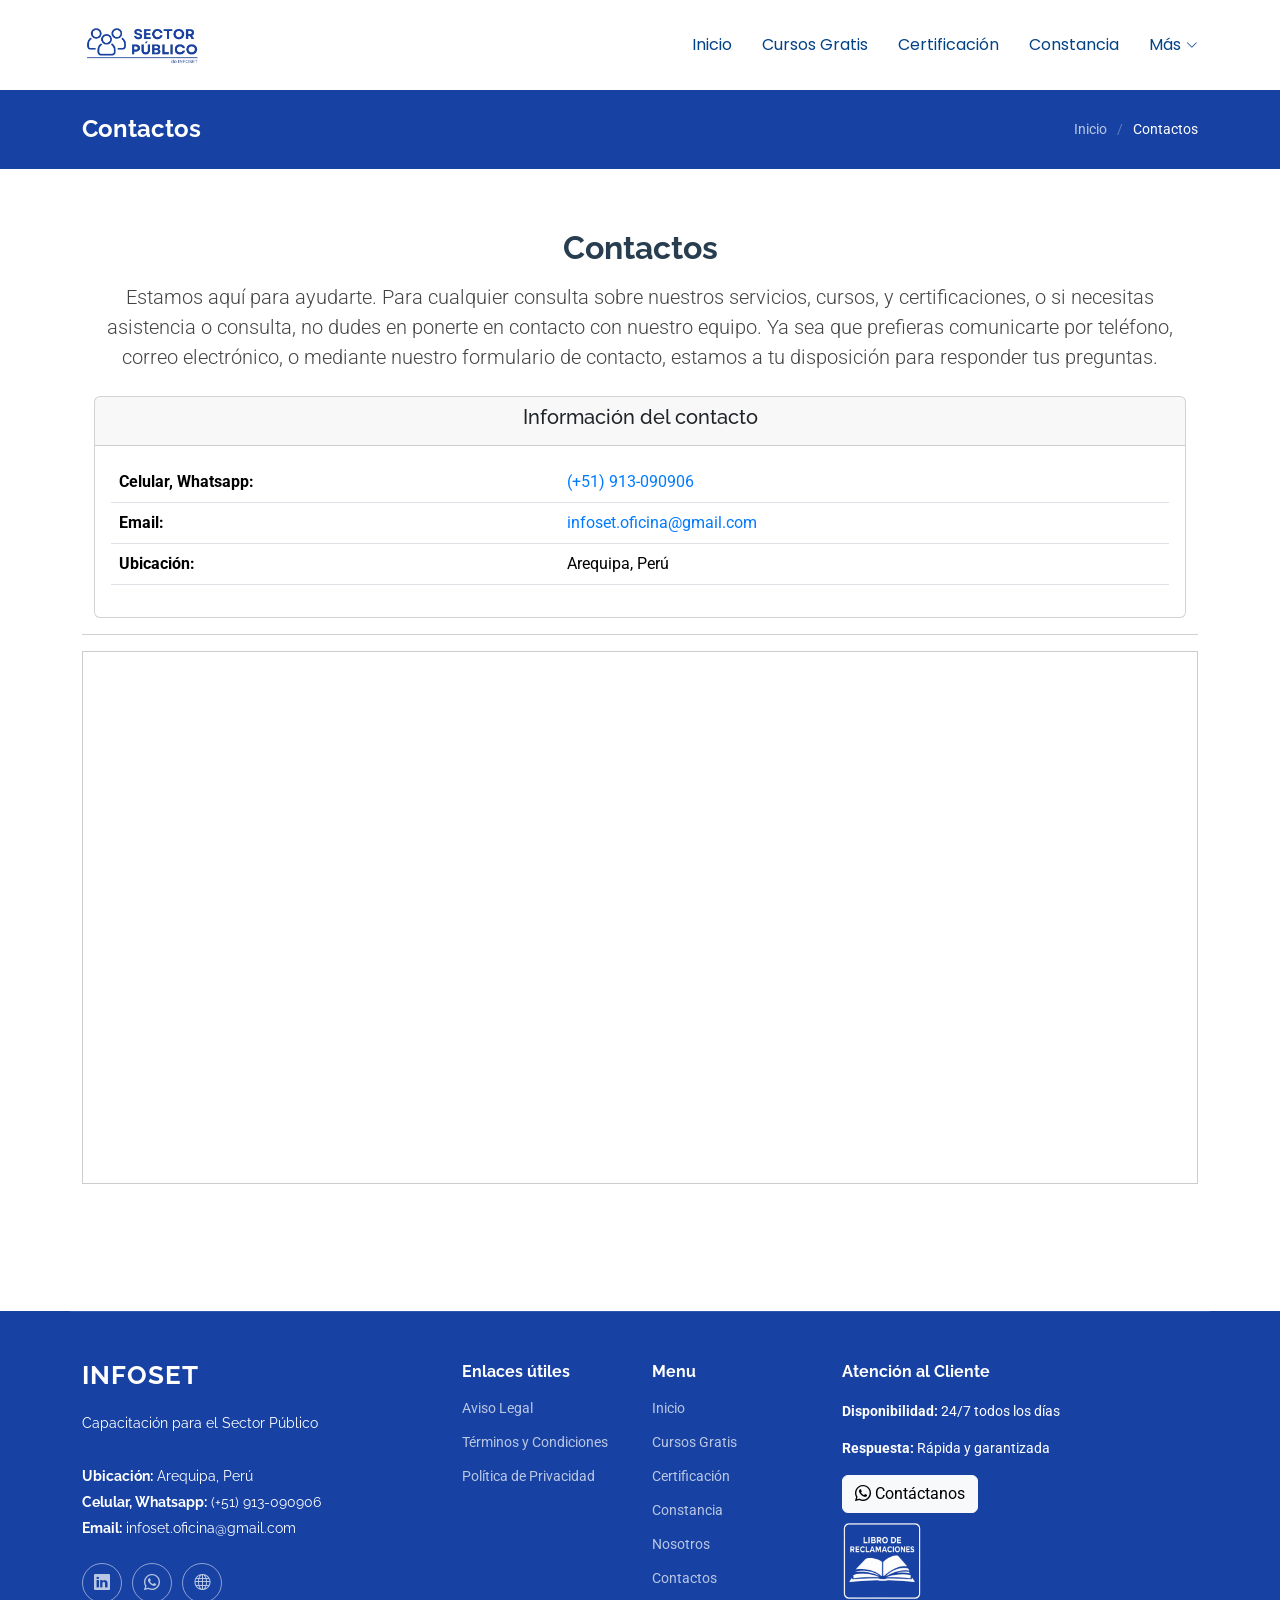
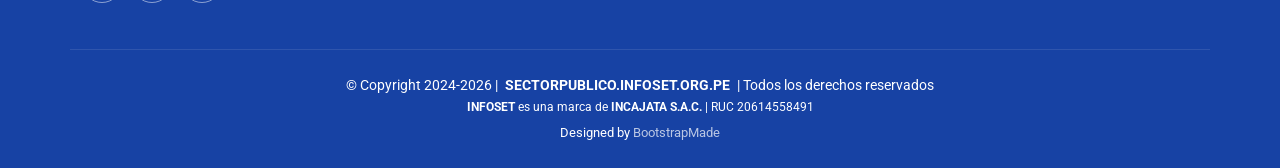
<file: contactos.html>
<!DOCTYPE html>
<html lang="es">

<head>
  <meta charset="utf-8">
  <meta content="width=device-width, initial-scale=1.0" name="viewport">
  <title>Contactos | INFOSET</title>
  <meta name="description" content="Ponte en contacto con INFOSET. Encuentra aquí nuestras formas de comunicación, dirección, teléfono y correo electrónico para resolver tus dudas o solicitar información.">
  <meta name="keywords" content="contacto, INFOSET, comunicación, dirección, teléfono, correo electrónico, atención al cliente, soporte"> 
  

  <!-- Favicons -->
  <link href="assets/img/favicon.png" rel="icon">
  <link href="assets/img/favicon.png" rel="apple-touch-icon">

  <!-- Fonts -->
  <link href="https://fonts.googleapis.com" rel="preconnect">
  <link href="https://fonts.gstatic.com" rel="preconnect" crossorigin>
  <link href="https://fonts.googleapis.com/css2?family=Roboto:ital,wght@0,100;0,300;0,400;0,500;0,700;0,900;1,100;1,300;1,400;1,500;1,700;1,900&family=Poppins:ital,wght@0,100;0,200;0,300;0,400;0,500;0,600;0,700;0,800;0,900;1,100;1,200;1,300;1,400;1,500;1,600;1,700;1,800;1,900&family=Raleway:ital,wght@0,100;0,200;0,300;0,400;0,500;0,600;0,700;0,800;0,900;1,100;1,200;1,300;1,400;1,500;1,600;1,700;1,800;1,900&display=swap" rel="stylesheet">

  <!-- Vendor CSS Files -->
  <link href="assets/vendor/bootstrap/css/bootstrap.min.css" rel="stylesheet">
  <link href="assets/vendor/bootstrap-icons/bootstrap-icons.css" rel="stylesheet">
  <link href="assets/vendor/aos/aos.css" rel="stylesheet">
  <link href="assets/vendor/glightbox/css/glightbox.min.css" rel="stylesheet">
  <link href="assets/vendor/swiper/swiper-bundle.min.css" rel="stylesheet">

  <!-- Main CSS File -->
  <link href="assets/css/main.css" rel="stylesheet">

  <!-- =======================================================
  * Template Name: NewBiz
  * Template URL: https://bootstrapmade.com/newbiz-bootstrap-business-template/
  * Updated: Aug 07 2024 with Bootstrap v5.3.3
  * Author: BootstrapMade.com
  * License: https://bootstrapmade.com/license/
  ======================================================== -->
</head>

<body class="index-page">

  <header id="header" class="header d-flex align-items-center sticky-top">
    <div class="container-fluid container-xl position-relative d-flex align-items-center justify-content-between">

      <a href="index.html" class="logo d-flex align-items-center">
        <img src="assets/img/logo.png" alt="">
        <!-- Uncomment the line below if you also wish to use text logo -->
        <!-- <h1 class="sitename">NewBiz</h1>  -->
      </a>

      <nav id="navmenu" class="navmenu">
        <ul>
          <li><a href="index.html">Inicio</a></li>
          <li><a href="cursos.html"><span>Cursos Gratis</span></a></li>
          <li><a href="certificacion.html">Certificación</a></li>
          <li><a href="http://constancia.infoset.org.pe/" target="_blank">Constancia</a></li>
          <li class="dropdown"><a href="#"><span>Más</span> <i class="bi bi-chevron-down toggle-dropdown"></i></a>
            <ul>
              <li><a href="nosotros.html">Nosotros</a></li>
              <li><a href="contactos.html" class="active">Contactos</a></li>
            </ul>
          </li>
        </ul>
        <i class="mobile-nav-toggle d-xl-none bi bi-list"></i>
      </nav>

    </div>
  </header>

  <main class="main">

    <!-- Page Title -->
    <div class="page-title dark-background">
      <div class="container d-lg-flex justify-content-between align-items-center">
        <h1 class="mb-2 mb-lg-0">Contactos</h1>
        <nav class="breadcrumbs">
          <ol>
            <li><a href="index.html">Inicio</a></li>
            <li class="current">Contactos</li>
          </ol>
        </nav>
      </div>
    </div><!-- End Page Title -->

    <!-- Starter Section Section -->
    <section id="starter-section" class="starter-section section">

      <!-- Section Title -->
      <div class="container section-title" data-aos="fade-up">
        <h2>Contactos</h2>
        <p class="lead">
          Estamos aquí para ayudarte. Para cualquier consulta sobre nuestros servicios, cursos, y certificaciones, o si necesitas asistencia o consulta, no dudes en ponerte en contacto con nuestro equipo. Ya sea que prefieras comunicarte por teléfono, correo electrónico, o mediante nuestro formulario de contacto, estamos a tu disposición para responder tus preguntas.
        </p>
      
        <br>

        <div class="container" data-aos="fade-up">
          <div class="card">
            <div class="card-header">
              <h5 class="card-title">Información del contacto</h5>
            </div>
            <div class="card-body">
              <table class="table">
                <tbody>
                  <tr>
                    <td class="text-start"><b>Celular, Whatsapp:</b></td>
                    <td class="text-start"><a href="https://wa.me/51913090906?text=Buenas,%20una%20consulta%20por%20favor:" target="_blank">(+51) 913-090906</a></td>
                  </tr>
                  <tr>
                    <td class="text-start"><b>Email:</b></td>
                    <td class="text-start"><a href="mailto:infoset.oficina@gmail.com" target="_blank">infoset.oficina@gmail.com</a></td>
                  </tr>
                  <tr>
                    <td class="text-start"><b>Ubicación:</b></td>
                    <td class="text-start">Arequipa, Perú</td>
                  </tr>
                </tbody>
              </table>
            </div>
          </div>
        </div>
        
        
        
      <hr>
      <div>
        <script src="https://static.airtable.com/js/embed/embed_snippet_v1.js"></script><iframe class="airtable-embed airtable-dynamic-height" src="https://airtable.com/embed/app3s6FcX7KfXtIYG/shrcDtT547XGXnVvd" frameborder="0" onmousewheel="" width="100%" height="533" style="background: transparent; border: 1px solid #ccc;"></iframe>
      </div>
    </div><!-- End Section Title -->

    </section><!-- /Starter Section Section -->

  </main>

<footer id="footer" class="footer dark-background">

    <div class="container footer-top">
      <div class="row gy-4">
        <div class="col-lg-4 col-md-6 footer-about">
          <a href="index.html" class="logo d-flex align-items-center">
            <span class="sitename">INFOSET</span>
          </a>
          <p>Capacitación para el Sector Público</p>
          <div class="footer-contact pt-3">
            <p><strong>Ubicación:</strong> Arequipa, Perú</p>
            <p><strong>Celular, Whatsapp:</strong><span><a href="tel:+51913090906" style="color: white;"> (+51)
                  913-090906</a></span></p>
            <p><strong>Email:</strong><span> <a href="mailto:infoset.oficina@gmail.com"
                  style="color: white;">infoset.oficina@gmail.com</a> </span></p>
          </div>
          <div class="social-links d-flex mt-4">
            <a href="https://www.linkedin.com/company/infoset-linkedin/" target="_blank"><i
                class="bi bi-linkedin"></i></a>
            <a href="https://wa.me/51913090906" target="_blank"><i class="bi bi-whatsapp"></i></a>
            <a href="http://infoset.org.pe" target="_blank"><i class="bi bi-globe"></i></a>
          </div>
        </div>

        <div class="col-lg-2 col-md-3 footer-links">
          <h4>Enlaces útiles</h4>
          <ul>
            <li><a href="aviso_legal.html">Aviso Legal</a></li>
            <li><a href="terminos_y_condiciones.html">Términos y Condiciones</a></li>
            <li><a href="politica_de_privacidad.html">Política de Privacidad</a></li>
          </ul>
        </div>

        <div class="col-lg-2 col-md-3 footer-links">
          <h4>Menu</h4>
          <ul>
            <li><a href="index.html" class="active">Inicio</a></li>
            <li><a href="cursos.html">Cursos Gratis</a></li>
            <li><a href="certificacion.html">Certificación</a></li>
            <li><a href="https://constancia.infoset.org.pe/">Constancia</a></li>
            <li><a href="nosotros.html">Nosotros</a></li>
            <li><a href="contactos.html">Contactos</a></li>
          </ul>
        </div>

        <div class="col-lg-4 col-md-12 footer-newsletter">
          <h4>Atención al Cliente</h4>
          <p><strong>Disponibilidad:</strong> 24/7 todos los días</p>
          <p><strong>Respuesta:</strong> Rápida y garantizada</p>
          <a href="https://wa.me/51913090906" class="btn btn-light" target="_blank">
            <i class="bi bi-whatsapp"></i> Contáctanos
          </a>
          <br>
          <p class="mt-2">
            <a href="https://infoset.org.pe/libro-reclamaciones.html" target="_blank" title="Libro de Reclamaciones">
              <img src="assets/img/libro_de_reclamaciones.png" alt="Libro de Reclamaciones"
                style="width:80px;height:auto;cursor:pointer;">
            </a>
          </p>
        </div>

      </div>
    </div>

    <div class="container copyright text-center mt-4">
      <p>
        © <span>Copyright 2024-<span id="year"></span> |</span>
        <strong class="px-1 sitename">
          <a href="index.html" style="color: white; text-decoration: none;" onmouseover="this.style.opacity='0.8'"
            onmouseout="this.style.opacity='1'">SECTORPUBLICO.INFOSET.ORG.PE</a>
        </strong>
        <span>| Todos los derechos reservados</span><br>
        <small>
          <strong>INFOSET</strong> es una marca de <strong>INCAJATA S.A.C.</strong> | RUC 20614558491
        </small>
      </p>
      <script>
        document.getElementById('year').textContent = new Date().getFullYear();
      </script>
      <div class="credits">
        <!-- All the links in the footer should remain intact. -->
        <!-- You can delete the links only if you've purchased the pro version. -->
        <!-- Licensing information: https://bootstrapmade.com/license/ -->
        <!-- Purchase the pro version with working PHP/AJAX contact form: [buy-url] -->
        Designed by <a href="https://bootstrapmade.com/">BootstrapMade</a>
      </div>
    </div>

  </footer>

  <!-- Scroll Top -->
  <a href="#" id="scroll-top" class="scroll-top d-flex align-items-center justify-content-center"><i class="bi bi-arrow-up-short"></i></a>

  <!-- Preloader -->
  <div id="preloader"></div>

  <!-- Vendor JS Files -->
  <script src="assets/vendor/bootstrap/js/bootstrap.bundle.min.js"></script>
  <script src="assets/vendor/php-email-form/validate.js"></script>
  <script src="assets/vendor/aos/aos.js"></script>
  <script src="assets/vendor/glightbox/js/glightbox.min.js"></script>
  <script src="assets/vendor/purecounter/purecounter_vanilla.js"></script>
  <script src="assets/vendor/imagesloaded/imagesloaded.pkgd.min.js"></script>
  <script src="assets/vendor/isotope-layout/isotope.pkgd.min.js"></script>
  <script src="assets/vendor/swiper/swiper-bundle.min.js"></script>

  <!-- Main JS File -->
  <script src="assets/js/main.js"></script>

</body>

</html>
</file>
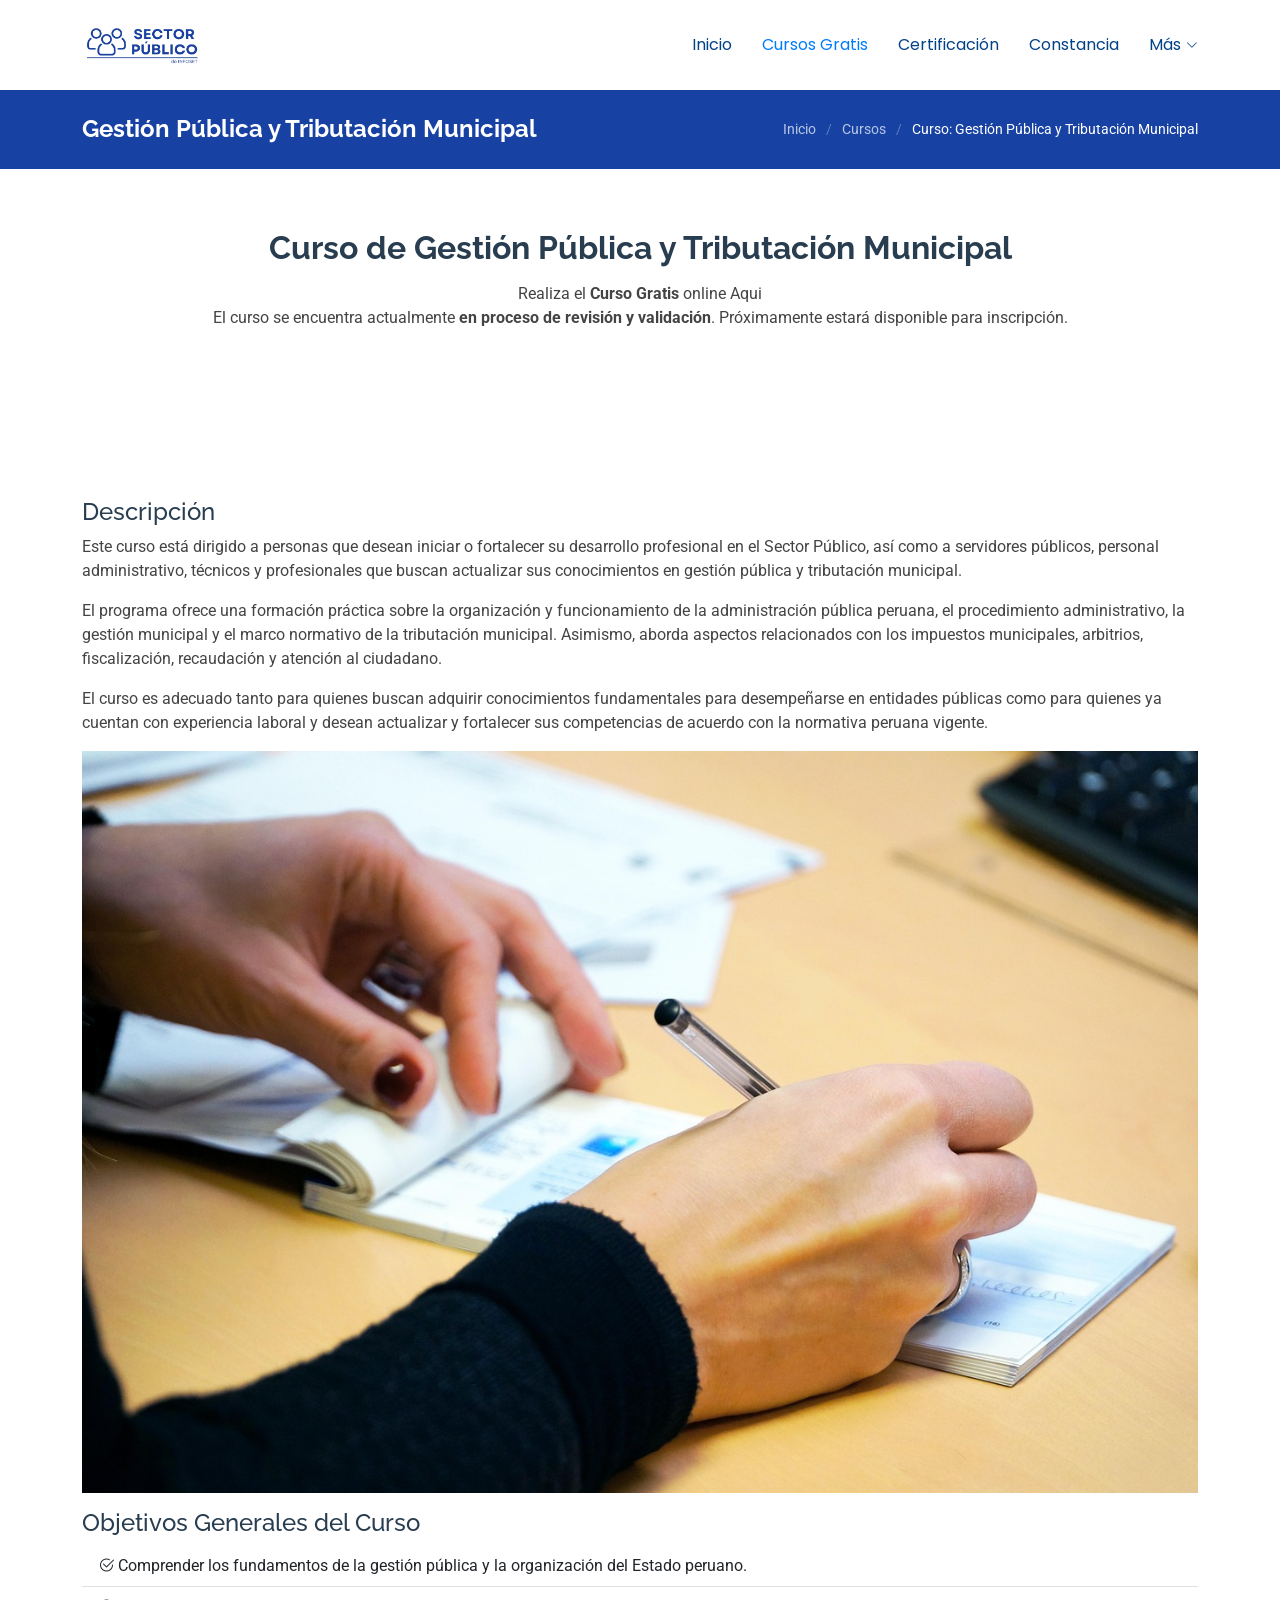
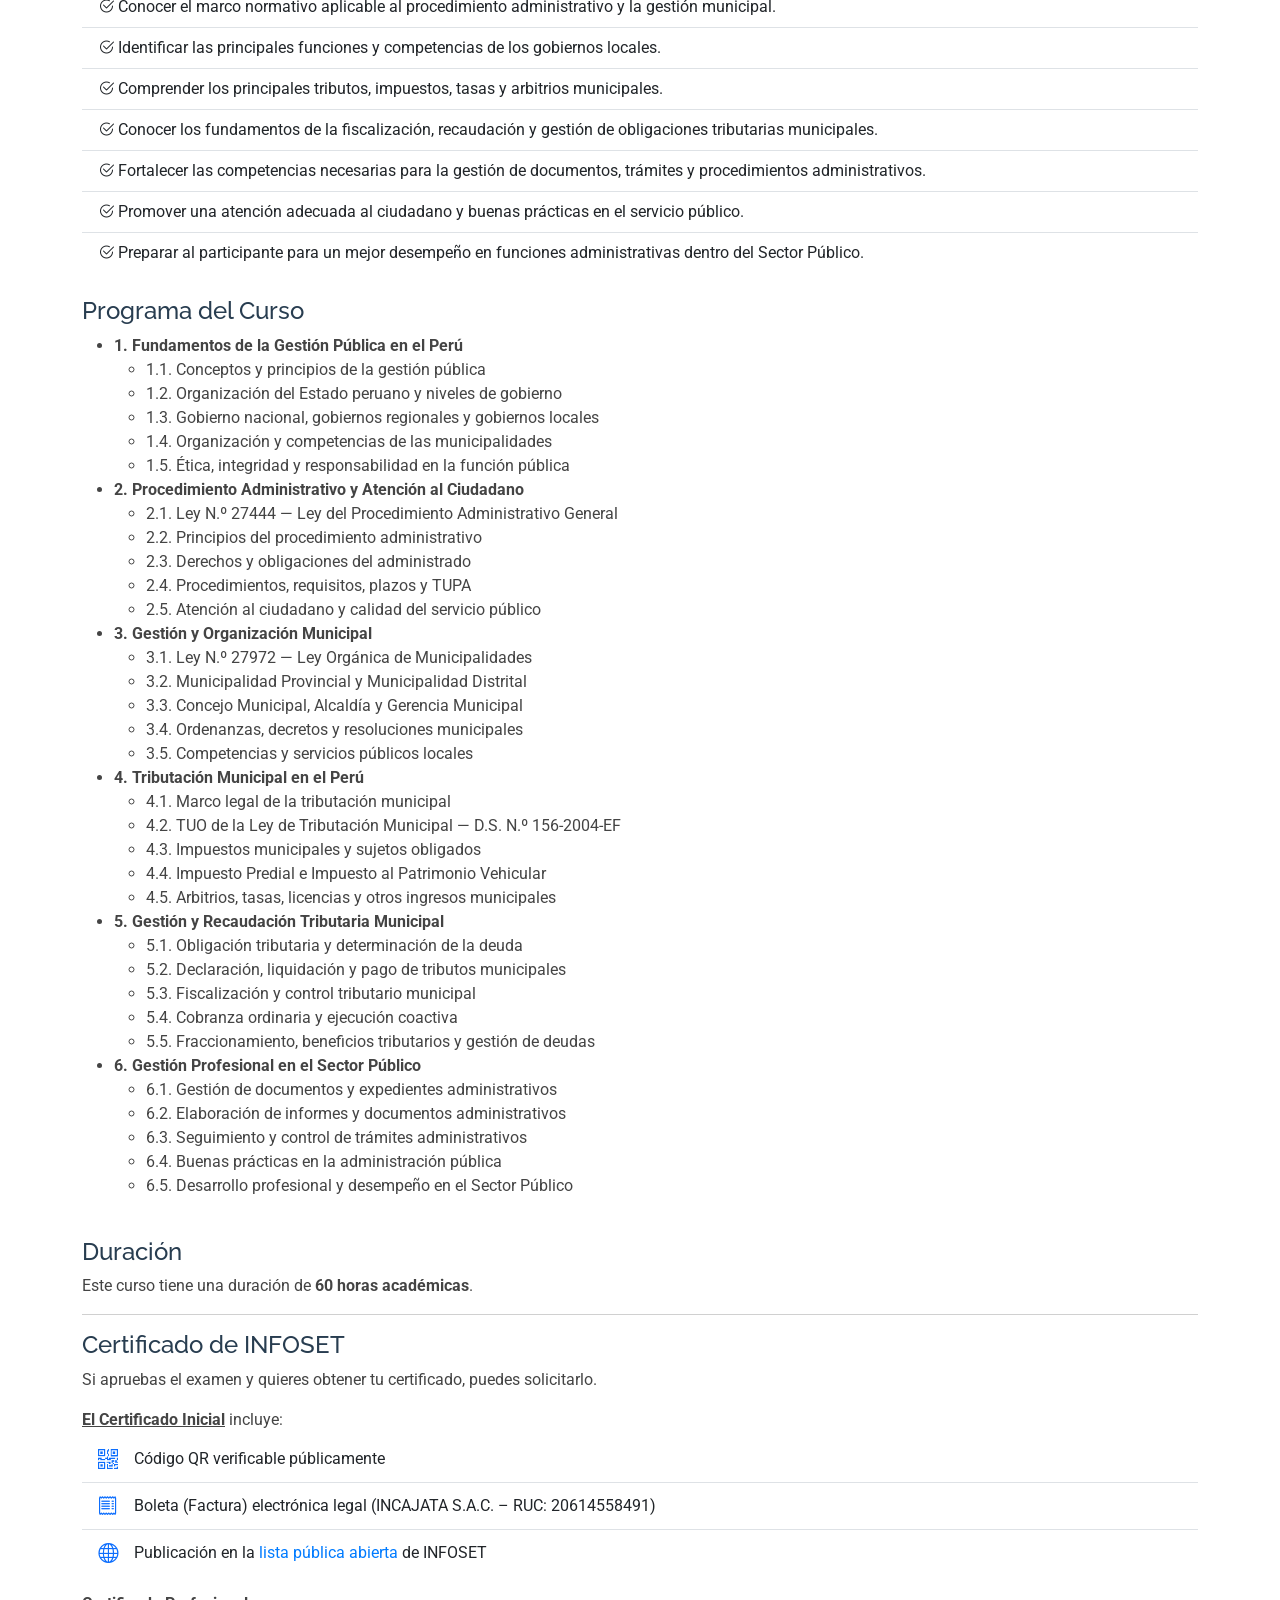
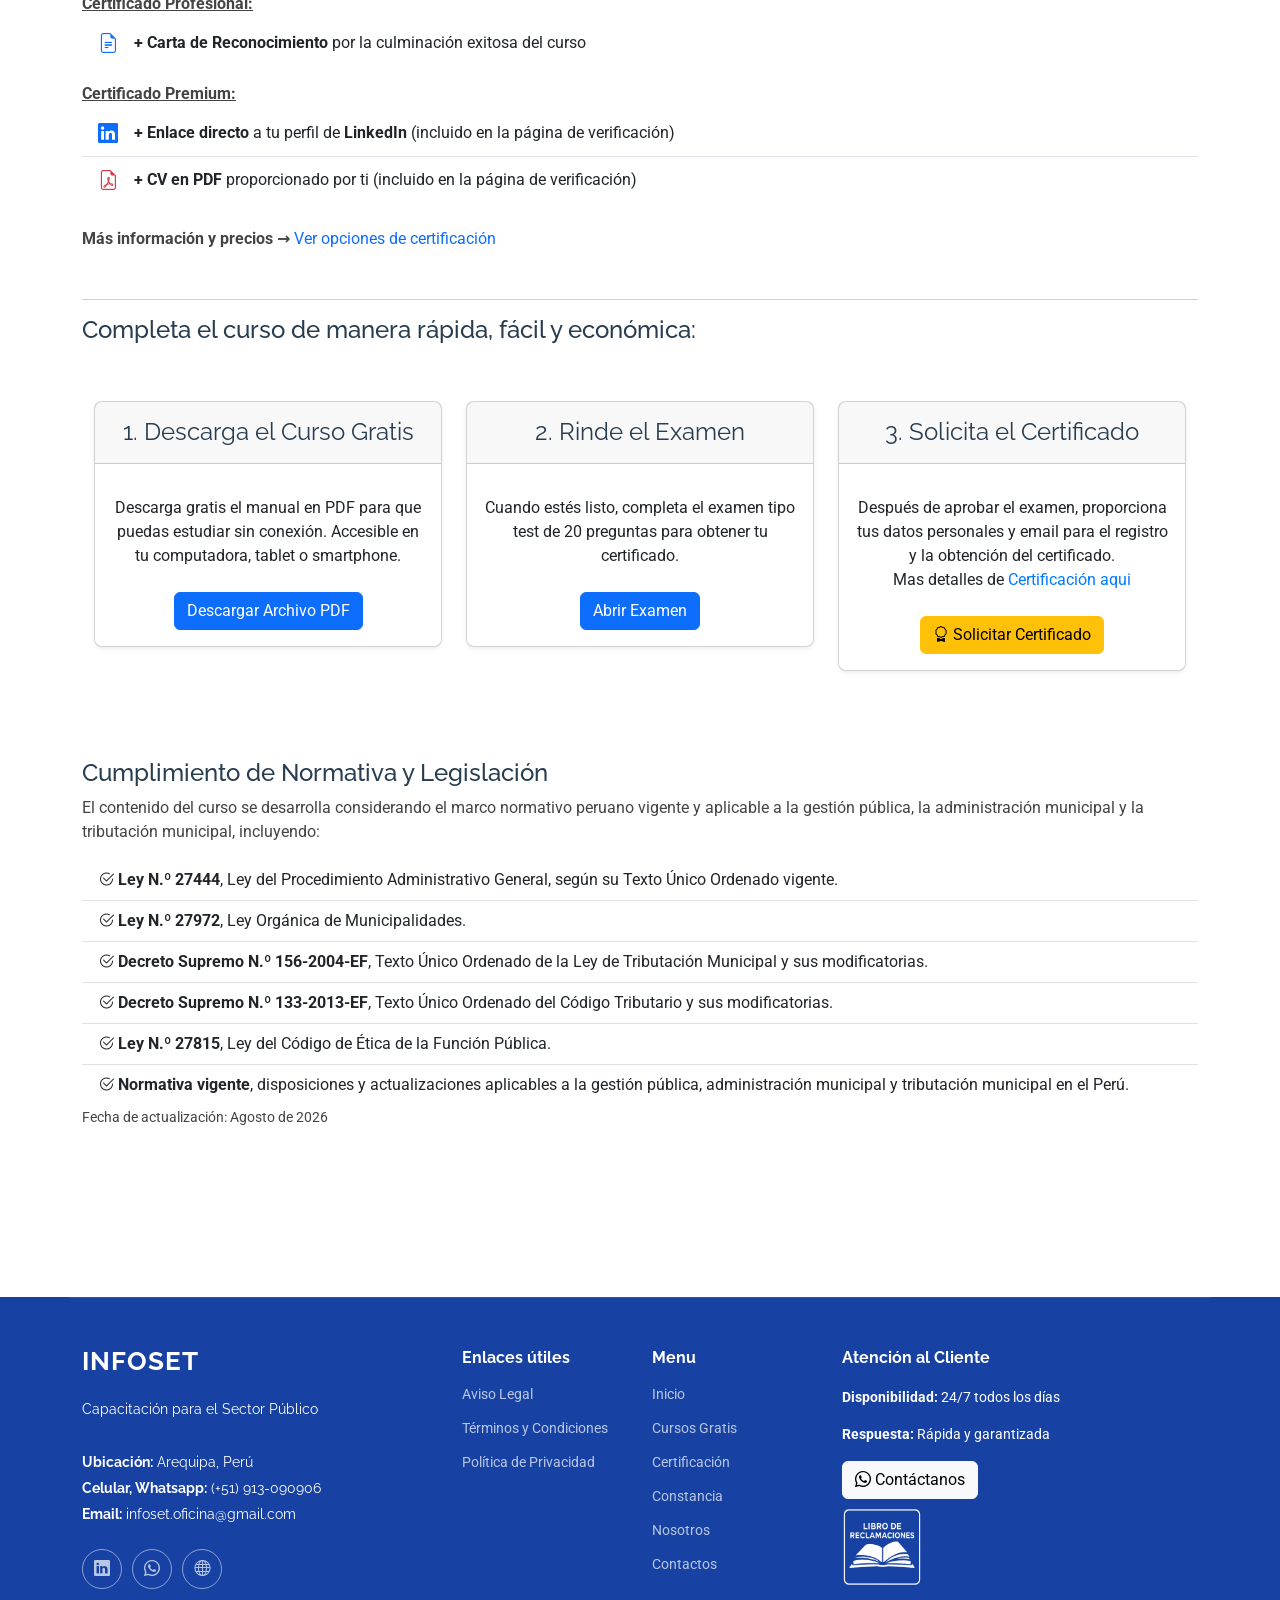
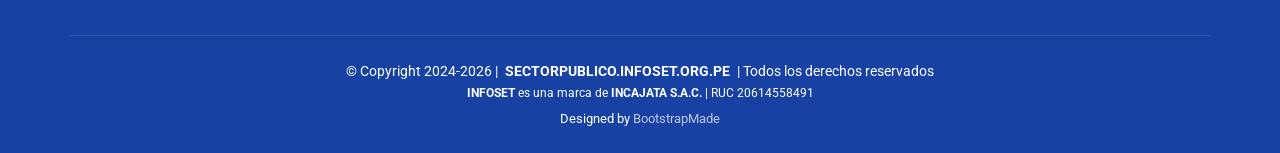
<file: curso_gestion_publica_y_tributacion_municipal.html>
<!DOCTYPE html>
<html lang="es">

<head>
  <meta charset="utf-8">
  <meta content="width=device-width, initial-scale=1.0" name="viewport">
  <title>Curso Gratis: Gestión Pública y Tributación Municipal | Sector Público - INFOSET</title>
  <meta name="description"
    content="Curso gratuito de Gestión Pública y Tributación Municipal dirigido a servidores públicos, funcionarios municipales y aspirantes del Sector Público en el Perú. Aprende sobre gestión tributaria municipal, normativa vigente y buenas prácticas administrativas.">
  <meta name="keywords"
    content="gestión pública, tributación municipal, curso gratis, sector público Perú, curso sector público, curso gestión pública, curso tributación municipal, capacitación municipal, servidores públicos, funcionarios municipales, 60 horas académicas, INFOSET">
    
  <!-- Favicons -->
  <link href="assets/img/favicon.png" rel="icon">
  <link href="assets/img/favicon.png" rel="apple-touch-icon">

  <!-- Fonts -->
  <link href="https://fonts.googleapis.com" rel="preconnect">
  <link href="https://fonts.gstatic.com" rel="preconnect" crossorigin>
  <link
    href="https://fonts.googleapis.com/css2?family=Roboto:ital,wght@0,100;0,300;0,400;0,500;0,700;0,900;1,100;1,300;1,400;1,500;1,700;1,900&family=Poppins:ital,wght@0,100;0,200;0,300;0,400;0,500;0,600;0,700;0,800;0,900;1,100;1,200;1,300;1,400;1,500;1,600;1,700;1,800;1,900&family=Raleway:ital,wght@0,100;0,200;0,300;0,400;0,500;0,600;0,700;0,800;0,900;1,100;1,200;1,300;1,400;1,500;1,600;1,700;1,800;1,900&display=swap"
    rel="stylesheet">

  <!-- Vendor CSS Files -->
  <link href="assets/vendor/bootstrap/css/bootstrap.min.css" rel="stylesheet">
  <link href="assets/vendor/bootstrap-icons/bootstrap-icons.css" rel="stylesheet">
  <link href="assets/vendor/aos/aos.css" rel="stylesheet">
  <link href="assets/vendor/glightbox/css/glightbox.min.css" rel="stylesheet">
  <link href="assets/vendor/swiper/swiper-bundle.min.css" rel="stylesheet">

  <!-- Main CSS File -->
  <link href="assets/css/main.css" rel="stylesheet">

  <!-- =======================================================
  * Template Name: NewBiz
  * Template URL: https://bootstrapmade.com/newbiz-bootstrap-business-template/
  * Updated: Aug 07 2024 with Bootstrap v5.3.3
  * Author: BootstrapMade.com
  * License: https://bootstrapmade.com/license/
  ======================================================== -->
</head>

<body class="index-page">

  <header id="header" class="header d-flex align-items-center sticky-top">
    <div class="container-fluid container-xl position-relative d-flex align-items-center justify-content-between">

      <a href="index.html" class="logo d-flex align-items-center">
        <img src="assets/img/logo.png" alt="">
        <!-- Uncomment the line below if you also wish to use text logo -->
        <!-- <h1 class="sitename">NewBiz</h1>  -->
      </a>

      <nav id="navmenu" class="navmenu">
        <ul>
          <li><a href="index.html">Inicio</a></li>
          <li><a href="cursos.html" class="active"><span>Cursos Gratis</span></a></li>
          <li><a href="certificacion.html">Certificación</a></li>
          <li><a href="http://constancia.infoset.org.pe/" target="_blank">Constancia</a></li>
          <li class="dropdown"><a href="#"><span>Más</span> <i class="bi bi-chevron-down toggle-dropdown"></i></a>
            <ul>
              <li><a href="nosotros.html">Nosotros</a></li>
              <li><a href="contactos.html">Contactos</a></li>
            </ul>
          </li>
        </ul>
        <i class="mobile-nav-toggle d-xl-none bi bi-list"></i>
      </nav>

    </div>
  </header>

  <main class="main">

    <!-- Page Title -->
    <div class="page-title dark-background">
      <div class="container d-lg-flex justify-content-between align-items-center">
        <h1 class="mb-2 mb-lg-0">Gestión Pública y Tributación Municipal</h1>
        <nav class="breadcrumbs">
          <ol>
            <li><a href="index.html">Inicio</a></li>
            <li><a href="cursos.html">Cursos</a></li>
            <li class="current">Curso: Gestión Pública y Tributación Municipal</li>
          </ol>
        </nav>
      </div>
    </div><!-- End Page Title -->

    <!-- Starter Section Section -->
    <section id="starter-section" class="starter-section section">

      <!-- Section Title -->
      <div class="container section-title" data-aos="fade-up">
        <h2>Curso de Gestión Pública y Tributación Municipal</h2>
        <p>
          Realiza el <b>Curso Gratis</b> online Aqui
        </p>
        <p>
          El curso se encuentra actualmente <b>en proceso de revisión y validación</b>. Próximamente estará disponible
          para inscripción.
        </p>

      </div><!-- End Section Title -->

      <!-- Section -->
      <div class="container my-5">
        <section class="mt-5">
          <h4>Descripción</h4>

          <p>
            Este curso está dirigido a personas que desean iniciar o fortalecer su desarrollo profesional en el Sector
            Público, así como a servidores públicos, personal administrativo, técnicos y profesionales que buscan
            actualizar sus conocimientos en gestión pública y tributación municipal.
          </p>

          <p>
            El programa ofrece una formación práctica sobre la organización y funcionamiento de la administración
            pública peruana, el procedimiento administrativo, la gestión municipal y el marco normativo de la
            tributación municipal. Asimismo, aborda aspectos relacionados con los impuestos municipales, arbitrios,
            fiscalización, recaudación y atención al ciudadano.
          </p>

          <p>
            El curso es adecuado tanto para quienes buscan adquirir conocimientos fundamentales para desempeñarse en
            entidades públicas como para quienes ya cuentan con experiencia laboral y desean actualizar y fortalecer sus
            competencias de acuerdo con la normativa peruana vigente.
          </p>

          <p>
            <img src="assets/img/cursos/Gestión Pública y Tributación Municipal.jpg"
              alt="Curso de Gestión Pública y Tributación Municipal" class="d-block mx-auto img-fluid">
          </p>

          <h4>Objetivos Generales del Curso</h4>

          <ul class="list-group list-group-flush">
            <li class="list-group-item"><i class="bi bi-check2-circle"></i> Comprender los fundamentos de la gestión
              pública y la organización del Estado peruano.</li>

            <li class="list-group-item"><i class="bi bi-check2-circle"></i> Conocer el marco normativo aplicable al
              procedimiento administrativo y la gestión municipal.</li>

            <li class="list-group-item"><i class="bi bi-check2-circle"></i> Identificar las principales funciones y
              competencias de los gobiernos locales.</li>

            <li class="list-group-item"><i class="bi bi-check2-circle"></i> Comprender los principales tributos,
              impuestos, tasas y arbitrios municipales.</li>

            <li class="list-group-item"><i class="bi bi-check2-circle"></i> Conocer los fundamentos de la fiscalización,
              recaudación y gestión de obligaciones tributarias municipales.</li>

            <li class="list-group-item"><i class="bi bi-check2-circle"></i> Fortalecer las competencias necesarias para
              la gestión de documentos, trámites y procedimientos administrativos.</li>

            <li class="list-group-item"><i class="bi bi-check2-circle"></i> Promover una atención adecuada al ciudadano
              y buenas prácticas en el servicio público.</li>

            <li class="list-group-item"><i class="bi bi-check2-circle"></i> Preparar al participante para un mejor
              desempeño en funciones administrativas dentro del Sector Público.</li>
          </ul>


          <br>
          <h4>Programa del Curso</h4>
          <ul class="content-list">
            <li><strong>1. Fundamentos de la Gestión Pública en el Perú</strong>
              <ul>
                <li>1.1. Conceptos y principios de la gestión pública</li>
                <li>1.2. Organización del Estado peruano y niveles de gobierno</li>
                <li>1.3. Gobierno nacional, gobiernos regionales y gobiernos locales</li>
                <li>1.4. Organización y competencias de las municipalidades</li>
                <li>1.5. Ética, integridad y responsabilidad en la función pública</li>
              </ul>
            </li>
            <li><strong>2. Procedimiento Administrativo y Atención al Ciudadano</strong>
              <ul>
                <li>2.1. Ley N.º 27444 — Ley del Procedimiento Administrativo General</li>
                <li>2.2. Principios del procedimiento administrativo</li>
                <li>2.3. Derechos y obligaciones del administrado</li>
                <li>2.4. Procedimientos, requisitos, plazos y TUPA</li>
                <li>2.5. Atención al ciudadano y calidad del servicio público</li>
              </ul>
            </li>
            <li><strong>3. Gestión y Organización Municipal</strong>
              <ul>
                <li>3.1. Ley N.º 27972 — Ley Orgánica de Municipalidades</li>
                <li>3.2. Municipalidad Provincial y Municipalidad Distrital</li>
                <li>3.3. Concejo Municipal, Alcaldía y Gerencia Municipal</li>
                <li>3.4. Ordenanzas, decretos y resoluciones municipales</li>
                <li>3.5. Competencias y servicios públicos locales</li>
              </ul>
            </li>
            <li><strong>4. Tributación Municipal en el Perú</strong>
              <ul>
                <li>4.1. Marco legal de la tributación municipal</li>
                <li>4.2. TUO de la Ley de Tributación Municipal — D.S. N.º 156-2004-EF</li>
                <li>4.3. Impuestos municipales y sujetos obligados</li>
                <li>4.4. Impuesto Predial e Impuesto al Patrimonio Vehicular</li>
                <li>4.5. Arbitrios, tasas, licencias y otros ingresos municipales</li>
              </ul>
            </li>
            <li><strong>5. Gestión y Recaudación Tributaria Municipal</strong>
              <ul>
                <li>5.1. Obligación tributaria y determinación de la deuda</li>
                <li>5.2. Declaración, liquidación y pago de tributos municipales</li>
                <li>5.3. Fiscalización y control tributario municipal</li>
                <li>5.4. Cobranza ordinaria y ejecución coactiva</li>
                <li>5.5. Fraccionamiento, beneficios tributarios y gestión de deudas</li>
              </ul>
            </li>
            <li><strong>6. Gestión Profesional en el Sector Público</strong>
              <ul>
                <li>6.1. Gestión de documentos y expedientes administrativos</li>
                <li>6.2. Elaboración de informes y documentos administrativos</li>
                <li>6.3. Seguimiento y control de trámites administrativos</li>
                <li>6.4. Buenas prácticas en la administración pública</li>
                <li>6.5. Desarrollo profesional y desempeño en el Sector Público</li>
              </ul>
            </li>
          </ul>

          <br>

          <h4>Duración</h4>
          <p>Este curso tiene una duración de <strong>60 horas académicas</strong>.</p>

          <hr>
          <h4>Certificado de INFOSET</h4>

          <p class="mb-3">Si apruebas el examen y quieres obtener tu certificado, puedes solicitarlo.</p>

          <p class="mb-1"><strong><u>El Certificado Inicial</u></strong> incluye:</p>
          <ul class="list-group list-group-flush mb-3">
            <li class="list-group-item d-flex align-items-center gap-3"><i
                class="bi bi-qr-code fs-5 text-primary"></i><span>Código QR verificable públicamente</span></li>
            <li class="list-group-item d-flex align-items-center gap-3"><i
                class="bi bi-receipt fs-5 text-primary"></i><span>Boleta (Factura) electrónica legal (INCAJATA S.A.C. –
                RUC: 20614558491)</span></li>
            <li class="list-group-item d-flex align-items-center gap-3"><i
                class="bi bi-globe fs-5 text-primary"></i><span>Publicación en la <a href="Lista de Estudiantes.html"
                  class="text-decoration-none">lista pública
                  abierta</a> de INFOSET</span></li>
          </ul>

          <p class="mb-1"><strong><u>Certificado Profesional:</u></strong></p>
          <ul class="list-group list-group-flush mb-3">
            <li class="list-group-item d-flex align-items-center gap-3"><i
                class="bi bi-file-earmark-text fs-5 text-primary"></i><span><strong>+ Carta de Reconocimiento</strong>
                por la
                culminación exitosa del curso</span></li>
          </ul>

          <p class="mb-1"><strong><u>Certificado Premium:</u></strong></p>
          <ul class="list-group list-group-flush mb-4">
            <li class="list-group-item d-flex align-items-center gap-3"><i
                class="bi bi-linkedin fs-5 text-primary"></i><span><strong>+ Enlace directo</strong> a tu perfil de
                <strong>LinkedIn</strong> (incluido en la página de verificación)</span></li>
            <li class="list-group-item d-flex align-items-center gap-3"><i
                class="bi bi-file-earmark-pdf fs-5 text-danger"></i><span><strong>+ CV en PDF</strong> proporcionado por
                ti (incluido en la página de verificación)</span></li>
          </ul>

          <p class="mb-2"><strong>Más información y precios →</strong> <a href="certificacion.html"
              class="text-primary text-decoration-none">Ver opciones de
              certificación</a></p>
          <br>
          <hr>


          <h4>Completa el curso de manera rápida, fácil y económica:</h4>

          <div class="container py-5">
            <div class="row row-cols-1 row-cols-md-3 mb-3 text-center">

              <!-- Tarjeta Gratis -->
              <div class="col">
                <div class="card mb-4 rounded-3 shadow-sm">
                  <div class="card-header py-3">
                    <h4 class="my-0 fw-normal">1. Descarga el Curso Gratis</h4>
                  </div>
                  <div class="card-body">
                    <ul class="list-unstyled mt-3 mb-4">
                      <li>Descarga gratis el manual en PDF para que puedas estudiar sin conexión. Accesible en tu
                        computadora, tablet o smartphone.</li>
                    </ul>
                    <a href="#" class="btn btn-primary" target="_blank">
                      Descargar Archivo PDF
                    </a>
                  </div>
                </div>
              </div>

              <!-- Tarjeta Pro -->
              <div class="col">
                <div class="card mb-4 rounded-3 shadow-sm">
                  <div class="card-header py-3">
                    <h4 class="my-0 fw-normal">2. Rinde el Examen</h4>
                  </div>
                  <div class="card-body">
                    <ul class="list-unstyled mt-3 mb-4">
                      <li>Cuando estés listo, completa el examen tipo test de 20 preguntas para obtener tu certificado.
                      </li>
                    </ul>
                    <a href="#" class="btn btn-primary" target="_blank">
                      Abrir Examen
                    </a>
                  </div>
                </div>
              </div>

              <!-- Tarjeta Empresa -->
              <div class="col">
                <div class="card mb-4 rounded-3 shadow-sm">
                  <div class="card-header py-3">
                    <h4 class="my-0 fw-normal">3. Solicita el Certificado</h4>
                  </div>
                  <div class="card-body">
                    <ul class="list-unstyled mt-3 mb-4">
                      <li>Después de aprobar el examen, proporciona tus datos personales y email para el registro y la
                        obtención del certificado.</li>
                      <li>Mas detalles de <a href="certificacion.html" target="_blank">Certificación aqui</a></li>
                    </ul>
                    <a href="https://forms.gle/utfMBFN8qsYzc8Aj8" class="btn btn-warning" target="_blank"><i
                        class="bi bi-award"></i> Solicitar Certificado</a>
                  </div>
                </div>
              </div>
            </div>
          </div>




          <div>
            <h4>Cumplimiento de Normativa y Legislación</h4>
            <p>
              El contenido del curso se desarrolla considerando el marco normativo peruano vigente y aplicable a la
              gestión
              pública, la administración municipal y la tributación municipal, incluyendo:
            </p>

            <ul class="list-group list-group-flush">
              <li class="list-group-item">
                <strong><i class="bi bi-check2-circle"></i> Ley N.º 27444</strong>,
                Ley del Procedimiento Administrativo General, según su Texto Único Ordenado vigente.
              </li>

              <li class="list-group-item">
                <strong><i class="bi bi-check2-circle"></i> Ley N.º 27972</strong>,
                Ley Orgánica de Municipalidades.
              </li>

              <li class="list-group-item">
                <strong><i class="bi bi-check2-circle"></i> Decreto Supremo N.º 156-2004-EF</strong>,
                Texto Único Ordenado de la Ley de Tributación Municipal y sus modificatorias.
              </li>

              <li class="list-group-item">
                <strong><i class="bi bi-check2-circle"></i> Decreto Supremo N.º 133-2013-EF</strong>,
                Texto Único Ordenado del Código Tributario y sus modificatorias.
              </li>

              <li class="list-group-item">
                <strong><i class="bi bi-check2-circle"></i> Ley N.º 27815</strong>,
                Ley del Código de Ética de la Función Pública.
              </li>

              <li class="list-group-item">
                <strong><i class="bi bi-check2-circle"></i> Normativa vigente</strong>,
                disposiciones y actualizaciones aplicables a la gestión pública, administración municipal y tributación
                municipal en el Perú.
              </li>
            </ul>
            <small>
              Fecha de actualización: Agosto de 2026
            </small>
          </div>

  </main>

  <footer id="footer" class="footer dark-background">

    <div class="container footer-top">
      <div class="row gy-4">
        <div class="col-lg-4 col-md-6 footer-about">
          <a href="index.html" class="logo d-flex align-items-center">
            <span class="sitename">INFOSET</span>
          </a>
          <p>Capacitación para el Sector Público</p>
          <div class="footer-contact pt-3">
            <p><strong>Ubicación:</strong> Arequipa, Perú</p>
            <p><strong>Celular, Whatsapp:</strong><span><a href="tel:+51913090906" style="color: white;"> (+51)
                  913-090906</a></span></p>
            <p><strong>Email:</strong><span> <a href="mailto:infoset.oficina@gmail.com"
                  style="color: white;">infoset.oficina@gmail.com</a> </span></p>
          </div>
          <div class="social-links d-flex mt-4">
            <a href="https://www.linkedin.com/company/infoset-linkedin/" target="_blank"><i
                class="bi bi-linkedin"></i></a>
            <a href="https://wa.me/51913090906" target="_blank"><i class="bi bi-whatsapp"></i></a>
            <a href="http://infoset.org.pe" target="_blank"><i class="bi bi-globe"></i></a>
          </div>
        </div>

        <div class="col-lg-2 col-md-3 footer-links">
          <h4>Enlaces útiles</h4>
          <ul>
            <li><a href="aviso_legal.html">Aviso Legal</a></li>
            <li><a href="terminos_y_condiciones.html">Términos y Condiciones</a></li>
            <li><a href="politica_de_privacidad.html">Política de Privacidad</a></li>
          </ul>
        </div>

        <div class="col-lg-2 col-md-3 footer-links">
          <h4>Menu</h4>
          <ul>
            <li><a href="index.html" class="active">Inicio</a></li>
            <li><a href="cursos.html">Cursos Gratis</a></li>
            <li><a href="certificacion.html">Certificación</a></li>
            <li><a href="https://constancia.infoset.org.pe/">Constancia</a></li>
            <li><a href="nosotros.html">Nosotros</a></li>
            <li><a href="contactos.html">Contactos</a></li>
          </ul>
        </div>

        <div class="col-lg-4 col-md-12 footer-newsletter">
          <h4>Atención al Cliente</h4>
          <p><strong>Disponibilidad:</strong> 24/7 todos los días</p>
          <p><strong>Respuesta:</strong> Rápida y garantizada</p>
          <a href="https://wa.me/51913090906" class="btn btn-light" target="_blank">
            <i class="bi bi-whatsapp"></i> Contáctanos
          </a>
          <br>
          <p class="mt-2">
            <a href="https://infoset.org.pe/libro-reclamaciones.html" target="_blank" title="Libro de Reclamaciones">
              <img src="assets/img/libro_de_reclamaciones.png" alt="Libro de Reclamaciones"
                style="width:80px;height:auto;cursor:pointer;">
            </a>
          </p>
        </div>

      </div>
    </div>

    <div class="container copyright text-center mt-4">
      <p>
        © <span>Copyright 2024-<span id="year"></span> |</span>
        <strong class="px-1 sitename">
          <a href="index.html" style="color: white; text-decoration: none;" onmouseover="this.style.opacity='0.8'"
            onmouseout="this.style.opacity='1'">SECTORPUBLICO.INFOSET.ORG.PE</a>
        </strong>
        <span>| Todos los derechos reservados</span><br>
        <small>
          <strong>INFOSET</strong> es una marca de <strong>INCAJATA S.A.C.</strong> | RUC 20614558491
        </small>
      </p>
      <script>
        document.getElementById('year').textContent = new Date().getFullYear();
      </script>
      <div class="credits">
        <!-- All the links in the footer should remain intact. -->
        <!-- You can delete the links only if you've purchased the pro version. -->
        <!-- Licensing information: https://bootstrapmade.com/license/ -->
        <!-- Purchase the pro version with working PHP/AJAX contact form: [buy-url] -->
        Designed by <a href="https://bootstrapmade.com/">BootstrapMade</a>
      </div>
    </div>

  </footer>

  <!-- Scroll Top -->
  <a href="#" id="scroll-top" class="scroll-top d-flex align-items-center justify-content-center"><i
      class="bi bi-arrow-up-short"></i></a>

  <!-- Preloader -->
  <div id="preloader"></div>

  <!-- Vendor JS Files -->
  <script src="assets/vendor/bootstrap/js/bootstrap.bundle.min.js"></script>
  <script src="assets/vendor/php-email-form/validate.js"></script>
  <script src="assets/vendor/aos/aos.js"></script>
  <script src="assets/vendor/glightbox/js/glightbox.min.js"></script>
  <script src="assets/vendor/purecounter/purecounter_vanilla.js"></script>
  <script src="assets/vendor/imagesloaded/imagesloaded.pkgd.min.js"></script>
  <script src="assets/vendor/isotope-layout/isotope.pkgd.min.js"></script>
  <script src="assets/vendor/swiper/swiper-bundle.min.js"></script>

  <!-- Main JS File -->
  <script src="assets/js/main.js"></script>

</body>

</html>
</file>
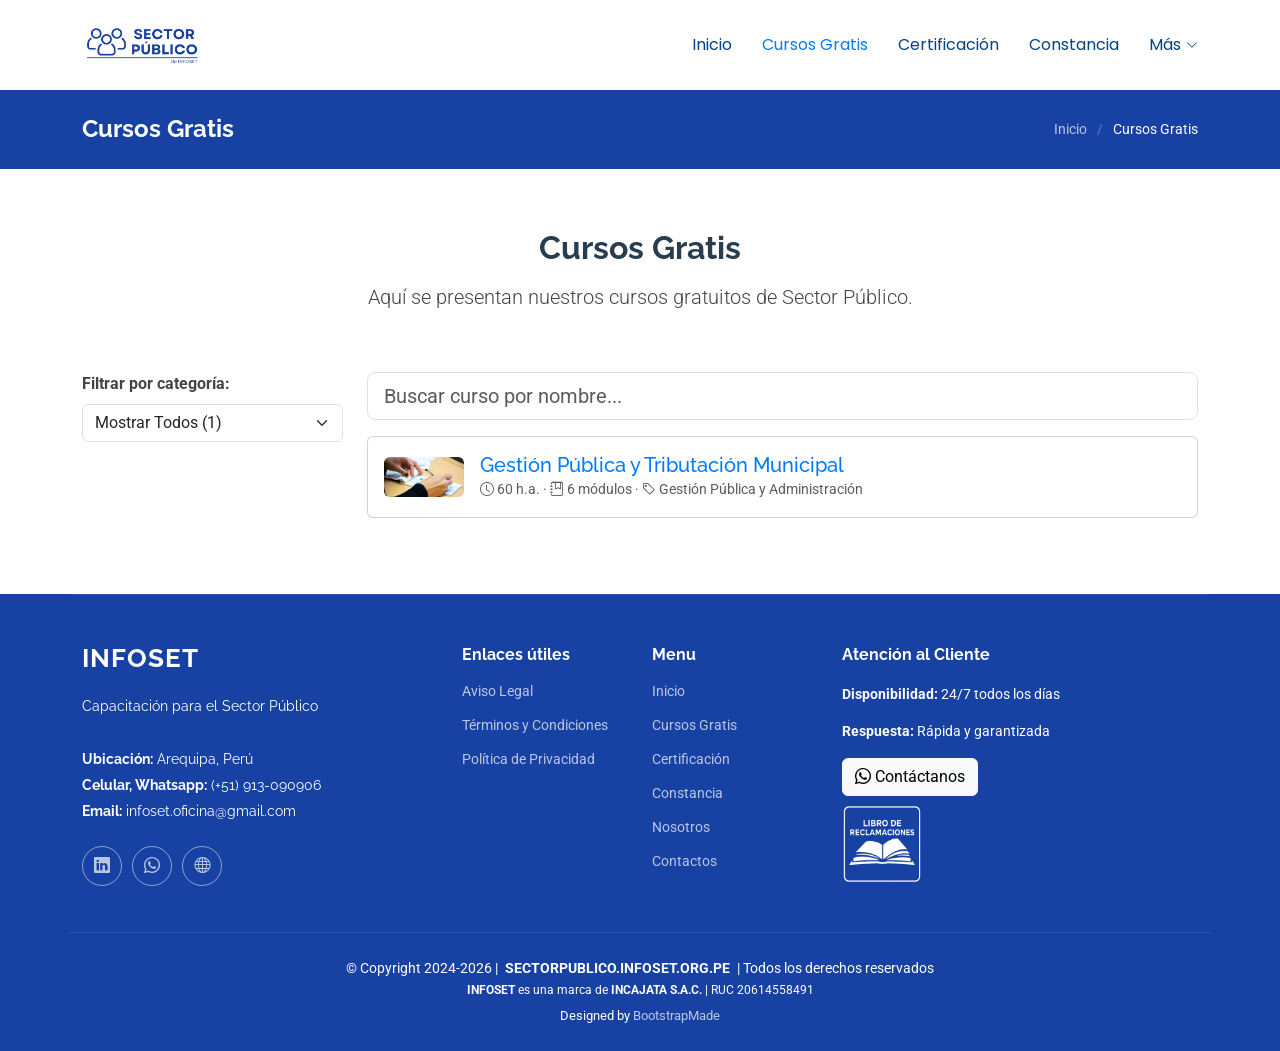
<file: cursos.html>
<!DOCTYPE html>
<html lang="es">

<head>
  <meta charset="utf-8">
  <meta content="width=device-width, initial-scale=1.0" name="viewport">
  <title>Cursos Gratis para el Sector Público | INFOSET</title>
  <meta name="description"
    content="Capacitación gratuita y certificada para trabajadores del sector público. Cursos en gestión municipal, obras públicas, seguridad, administración y desarrollo profesional.">
  <meta name="keywords"
    content="sector público, cursos municipales, capacitación municipal, gestión pública, obras públicas, administración pública, seguridad ocupacional, INFOSET, formación para municipalidades, cursos gratuitos">

  <!-- Favicons -->
  <link href="assets/img/favicon.png" rel="icon">
  <link href="assets/img/favicon.png" rel="apple-touch-icon">

  <!-- Fonts -->
  <link href="https://fonts.googleapis.com" rel="preconnect">
  <link href="https://fonts.gstatic.com" rel="preconnect" crossorigin>
  <link
    href="https://fonts.googleapis.com/css2?family=Roboto:ital,wght@0,100;0,300;0,400;0,500;0,700;0,900;1,100;1,300;1,400;1,500;1,700;1,900&family=Poppins:ital,wght@0,100;0,200;0,300;0,400;0,500;0,600;0,700;0,800;0,900;1,100;1,200;1,300;1,400;1,500;1,600;1,700;1,800;1,900&family=Raleway:ital,wght@0,100;0,200;0,300;0,400;0,500;0,600;0,700;0,800;0,900;1,100;1,200;1,300;1,400;1,500;1,600;1,700;1,800;1,900&display=swap"
    rel="stylesheet">

  <!-- Vendor CSS Files -->
  <link href="assets/vendor/bootstrap/css/bootstrap.min.css" rel="stylesheet">
  <link href="assets/vendor/bootstrap-icons/bootstrap-icons.css" rel="stylesheet">
  <link href="assets/vendor/aos/aos.css" rel="stylesheet">
  <link href="assets/vendor/glightbox/css/glightbox.min.css" rel="stylesheet">
  <link href="assets/vendor/swiper/swiper-bundle.min.css" rel="stylesheet">

  <!-- Main CSS File -->
  <link href="assets/css/main.css" rel="stylesheet">

  <!-- =======================================================
  * Template Name: NewBiz
  * Template URL: https://bootstrapmade.com/newbiz-bootstrap-business-template/
  * Updated: Aug 07 2024 with Bootstrap v5.3.3
  * Author: BootstrapMade.com
  * License: https://bootstrapmade.com/license/
  ======================================================== -->
</head>

<body class="index-page">

  <header id="header" class="header d-flex align-items-center sticky-top">
    <div class="container-fluid container-xl position-relative d-flex align-items-center justify-content-between">

      <a href="index.html" class="logo d-flex align-items-center">
        <img src="assets/img/logo.png" alt="">
        <!-- Uncomment the line below if you also wish to use text logo -->
        <!-- <h1 class="sitename">NewBiz</h1>  -->
      </a>

      <nav id="navmenu" class="navmenu">
        <ul>
          <li><a href="index.html">Inicio</a></li>
          <li><a href="cursos.html"  class="active"><span>Cursos Gratis</span></a></li>
          <li><a href="certificacion.html">Certificación</a></li>
          <li><a href="http://constancia.infoset.org.pe/" target="_blank">Constancia</a></li>
          <li class="dropdown"><a href="#"><span>Más</span> <i class="bi bi-chevron-down toggle-dropdown"></i></a>
            <ul>
              <li><a href="nosotros.html">Nosotros</a></li>
              <li><a href="contactos.html">Contactos</a></li>
            </ul>
          </li>
        </ul>
        <i class="mobile-nav-toggle d-xl-none bi bi-list"></i>
      </nav>

    </div>
  </header>

  <main class="main">

    <!-- Page Title -->
    <div class="page-title dark-background">
      <div class="container d-lg-flex justify-content-between align-items-center">
        <h1 class="mb-2 mb-lg-0">Cursos Gratis</h1>
        <nav class="breadcrumbs">
          <ol>
            <li><a href="index.html">Inicio</a></li>
            <li class="current">Cursos Gratis</li>
          </ol>
        </nav>
      </div>
    </div><!-- End Page Title -->

    <!-- Starter Section Section -->
    <section id="starter-section" class="starter-section section">

      <!-- Section Title -->
      <div class="container section-title" data-aos="fade-up">
        <h2>Cursos Gratis</h2>
        <p class="lead">Aquí se presentan nuestros cursos gratuitos de Sector Público.</p>
      </div><!-- End Section Title -->

      <div class="container">
        <div class="row">

          <!-- FILTRO (слева на больших экранах, сверху на мобильных) -->
          <div class="col-lg-3 col-md-4 mb-4" data-aos="fade-up">
            <div class="mb-3">
              <label for="filtroCursos" class="form-label"><strong>Filtrar por categoría:</strong></label>
              <select id="filtroCursos" class="form-select" style="cursor: pointer;">
                <option value="todos">Mostrar Todos</option>
                <option value="gestion_publica">Gestión Pública y Administración</option>
                <option value="gestion_administrativa">Sistemas y Gestión Administrativa del Estado</option>
                <option value="ofimatica">Tecnologías de la Información y Ofimática</option>
                <option value="educacion">Educación y Capacitación</option>
                <option value="derecho">Derecho y Gestión Documental</option>
              </select>
            </div>
          </div>

          <!-- CURSOS  -->
          <div class="col-lg-9 col-md-8" data-aos="fade-up">

            <!-- INPUT DE BÚSQUEDA -->
            <div class="col-12 mb-3" data-aos="fade-up">
              <input type="text" id="buscarCurso" class="form-control form-control-lg"
                placeholder="Buscar curso por nombre...">
            </div>

            <!-- Curso 1 -->
            <div class="card curso mb-3" data-categoria="gestion_publica" style="max-width: 100%;">
              <div class="row g-0">

                <div class="col-auto d-flex align-items-center ps-3">
                  <img src="assets/img/img_cursos_mini/Gestión Pública y Tributación Municipal.jpg"
                    style="width: 80px; height: 40px; object-fit: cover;" class="rounded" alt="Curso">
                </div>

                <div class="col">
                  <div class="card-body py-3">

                    <h5 class="card-title mb-0">
                      <a href="curso_gestion_publica_y_tributacion_municipal.html" class="text-decoration-none">
                        Gestión Pública y Tributación Municipal
                      </a>
                    </h5>

                    <small class="text-muted">
                      <i class="bi bi-clock"></i> 60 h.a. ·
                      <i class="bi bi-journal-bookmark"></i> 6 módulos ·
                      <i class="bi bi-tag"></i> Gestión Pública y Administración
                    </small>

                  </div>
                </div>

              </div>
            </div>

            

            <!-- END COURSES -->



          </div><!-- End cursos column -->

        </div><!-- End row -->
      </div><!-- End container -->


      <!-- BUSCAR CURSO POR NOMBRE -->

      <script>
        const filtro = document.getElementById('filtroCursos');
        const buscar = document.getElementById('buscarCurso');
        const cursos = document.querySelectorAll('.curso');

        function contarCategorias() {
          const conteo = {
            gestion_publica: 0,
            gestion_administrativa: 0,
            ofimatica: 0,
            educacion: 0,
            derecho: 0
          };

          cursos.forEach(curso => {
            const categoria = curso.dataset.categoria;
            if (conteo[categoria] !== undefined) conteo[categoria]++;
          });

          filtro.querySelector('option[value="todos"]').textContent = 'Mostrar Todos (' + cursos.length + ')';
          filtro.querySelector('option[value="gestion_publica"]').textContent = 'Gestión Pública y Administración (' + conteo.gestion_publica + ')';
          filtro.querySelector('option[value="gestion_administrativa"]').textContent = 'Sistemas y Gestión Administrativa del Estado (' + conteo.gestion_administrativa + ')';
          filtro.querySelector('option[value="ofimatica"]').textContent = 'Tecnologías de la Información y Ofimática (' + conteo.ofimatica + ')';
          filtro.querySelector('option[value="educacion"]').textContent = 'Educación y Capacitación (' + conteo.educacion + ')';
          filtro.querySelector('option[value="derecho"]').textContent = 'Derecho y Gestión Documental (' + conteo.derecho + ')';
        }

        function aplicarFiltros() {
          const categoria = filtro.value;
          const texto = buscar.value.toLowerCase().trim();

          cursos.forEach(curso => {
            const categoriaCard = curso.dataset.categoria;
            const nombreCurso = curso.querySelector('.card-title').textContent.toLowerCase();

            const coincideCategoria = categoria === 'todos' || categoriaCard === categoria;
            const coincideTexto = nombreCurso.includes(texto);

            curso.style.display = (coincideCategoria && coincideTexto) ? '' : 'none';
          });
        }

        window.addEventListener('DOMContentLoaded', () => {
          contarCategorias();

          const savedCategoria = localStorage.getItem('categoriaSeleccionada');
          if (savedCategoria) {
            filtro.value = savedCategoria;
          }

          aplicarFiltros();
        });

        filtro.addEventListener('change', () => {
          localStorage.setItem('categoriaSeleccionada', filtro.value);
          aplicarFiltros();
        });

        buscar.addEventListener('input', aplicarFiltros);
      </script>

    </section><!-- /Starter Section Section -->

  </main>

  <footer id="footer" class="footer dark-background">

    <div class="container footer-top">
      <div class="row gy-4">
        <div class="col-lg-4 col-md-6 footer-about">
          <a href="index.html" class="logo d-flex align-items-center">
            <span class="sitename">INFOSET</span>
          </a>
          <p>Capacitación para el Sector Público</p>
          <div class="footer-contact pt-3">
            <p><strong>Ubicación:</strong> Arequipa, Perú</p>
            <p><strong>Celular, Whatsapp:</strong><span><a href="tel:+51913090906" style="color: white;"> (+51)
                  913-090906</a></span></p>
            <p><strong>Email:</strong><span> <a href="mailto:infoset.oficina@gmail.com"
                  style="color: white;">infoset.oficina@gmail.com</a> </span></p>
          </div>
          <div class="social-links d-flex mt-4">
            <a href="https://www.linkedin.com/company/infoset-linkedin/" target="_blank"><i
                class="bi bi-linkedin"></i></a>
            <a href="https://wa.me/51913090906" target="_blank"><i class="bi bi-whatsapp"></i></a>
            <a href="http://infoset.org.pe" target="_blank"><i class="bi bi-globe"></i></a>
          </div>
        </div>

        <div class="col-lg-2 col-md-3 footer-links">
          <h4>Enlaces útiles</h4>
          <ul>
            <li><a href="aviso_legal.html">Aviso Legal</a></li>
            <li><a href="terminos_y_condiciones.html">Términos y Condiciones</a></li>
            <li><a href="politica_de_privacidad.html">Política de Privacidad</a></li>
          </ul>
        </div>

        <div class="col-lg-2 col-md-3 footer-links">
          <h4>Menu</h4>
          <ul>
            <li><a href="index.html" class="active">Inicio</a></li>
            <li><a href="cursos.html">Cursos Gratis</a></li>
            <li><a href="certificacion.html">Certificación</a></li>
            <li><a href="https://constancia.infoset.org.pe/">Constancia</a></li>
            <li><a href="nosotros.html">Nosotros</a></li>
            <li><a href="contactos.html">Contactos</a></li>
          </ul>
        </div>

        <div class="col-lg-4 col-md-12 footer-newsletter">
          <h4>Atención al Cliente</h4>
          <p><strong>Disponibilidad:</strong> 24/7 todos los días</p>
          <p><strong>Respuesta:</strong> Rápida y garantizada</p>
          <a href="https://wa.me/51913090906" class="btn btn-light" target="_blank">
            <i class="bi bi-whatsapp"></i> Contáctanos
          </a>
          <br>
          <p class="mt-2">
            <a href="https://infoset.org.pe/libro-reclamaciones.html" target="_blank" title="Libro de Reclamaciones">
              <img src="assets/img/libro_de_reclamaciones.png" alt="Libro de Reclamaciones"
                style="width:80px;height:auto;cursor:pointer;">
            </a>
          </p>
        </div>

      </div>
    </div>

    <div class="container copyright text-center mt-4">
      <p>
        © <span>Copyright 2024-<span id="year"></span> |</span>
        <strong class="px-1 sitename">
          <a href="index.html" style="color: white; text-decoration: none;" onmouseover="this.style.opacity='0.8'"
            onmouseout="this.style.opacity='1'">SECTORPUBLICO.INFOSET.ORG.PE</a>
        </strong>
        <span>| Todos los derechos reservados</span><br>
        <small>
          <strong>INFOSET</strong> es una marca de <strong>INCAJATA S.A.C.</strong> | RUC 20614558491
        </small>
      </p>
      <script>
        document.getElementById('year').textContent = new Date().getFullYear();
      </script>
      <div class="credits">
        <!-- All the links in the footer should remain intact. -->
        <!-- You can delete the links only if you've purchased the pro version. -->
        <!-- Licensing information: https://bootstrapmade.com/license/ -->
        <!-- Purchase the pro version with working PHP/AJAX contact form: [buy-url] -->
        Designed by <a href="https://bootstrapmade.com/">BootstrapMade</a>
      </div>
    </div>

  </footer>


  <!-- Scroll Top -->
  <a href="#" id="scroll-top" class="scroll-top d-flex align-items-center justify-content-center"><i
      class="bi bi-arrow-up-short"></i></a>

  <!-- Preloader -->
  <div id="preloader"></div>

  <!-- Vendor JS Files -->
  <script src="assets/vendor/bootstrap/js/bootstrap.bundle.min.js"></script>
  <script src="assets/vendor/php-email-form/validate.js"></script>
  <script src="assets/vendor/aos/aos.js"></script>
  <script src="assets/vendor/glightbox/js/glightbox.min.js"></script>
  <script src="assets/vendor/purecounter/purecounter_vanilla.js"></script>
  <script src="assets/vendor/imagesloaded/imagesloaded.pkgd.min.js"></script>
  <script src="assets/vendor/isotope-layout/isotope.pkgd.min.js"></script>
  <script src="assets/vendor/swiper/swiper-bundle.min.js"></script>

  <!-- Main JS File -->
  <script src="assets/js/main.js"></script>

</body>

</html>
</file>
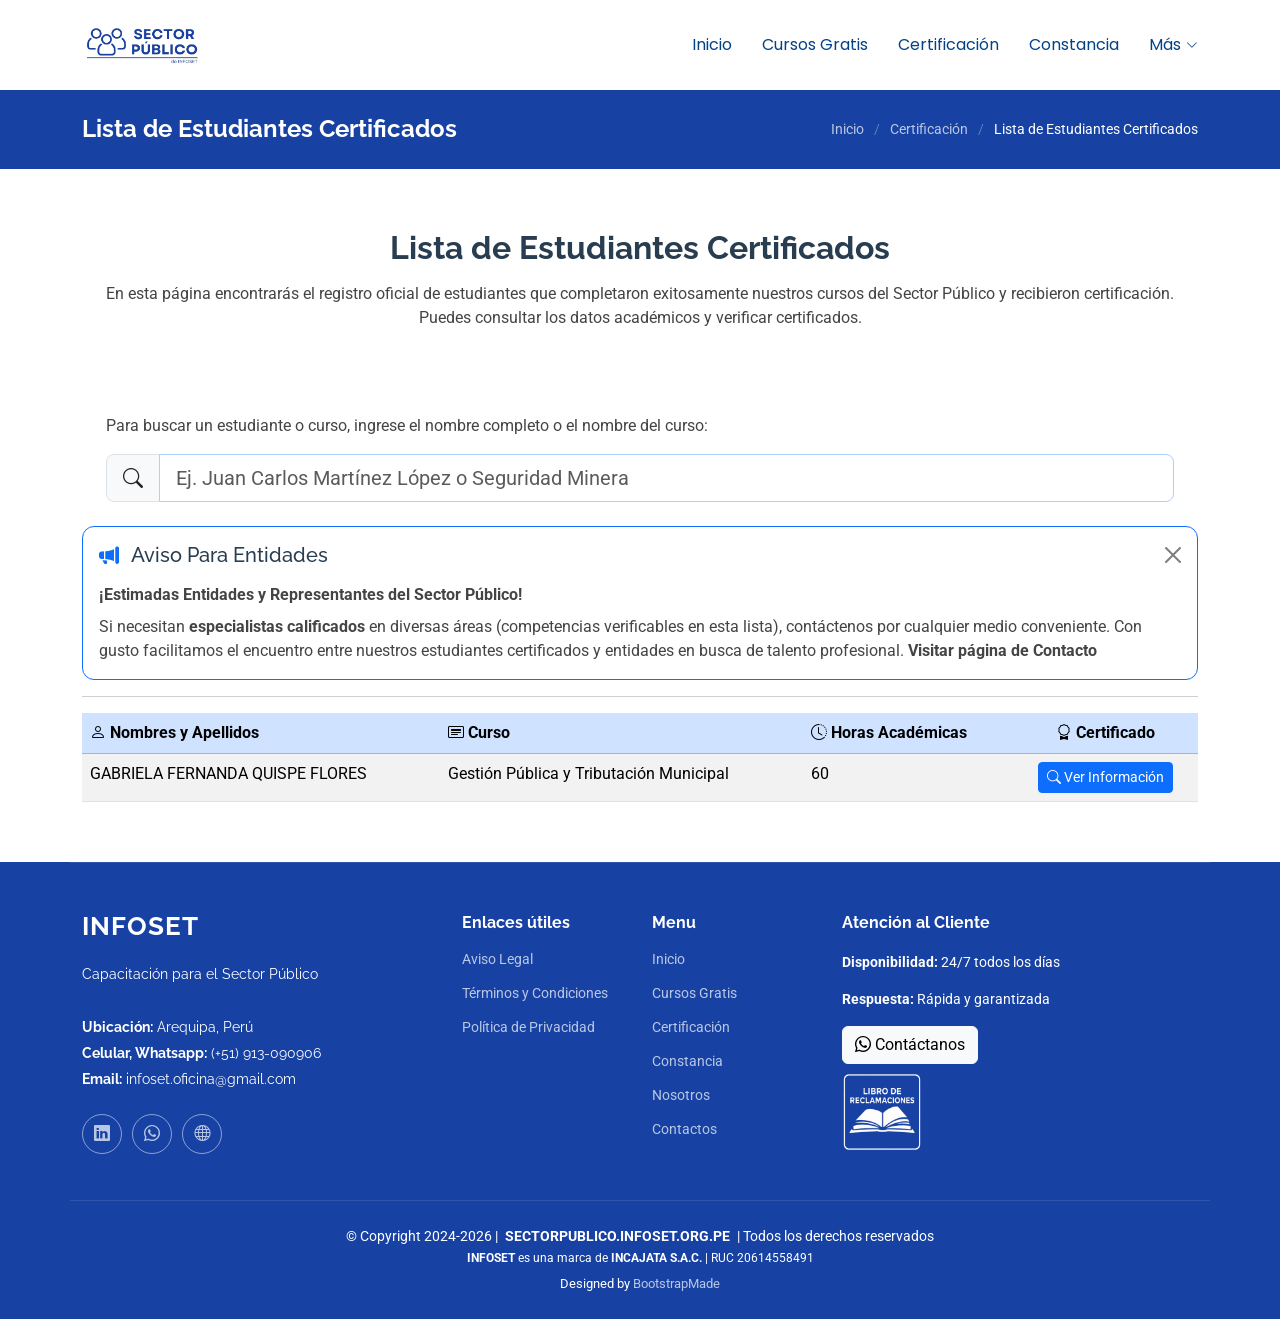
<file: Lista de Estudiantes.html>
<!DOCTYPE html>
<html lang="es">

<head>
  <meta charset="utf-8">
  <meta content="width=device-width, initial-scale=1.0" name="viewport">
  <title>Lista de Estudiantes Certificados | Sector Público - INFOSET</title>
  <meta name="description" content="Registro oficial de estudiantes certificados de INFOSET en cursos y programas de formación del Sector Público. Consulta los datos académicos y verifica la autenticidad de certificados.">
  <meta name="keywords" content="estudiantes certificados, certificado sector público, certificados INFOSET, verificación de certificados, cursos completados, registro académico, certificación profesional, lista de graduados, validar certificado">

  <!-- Favicons -->
  <link href="assets/img/favicon.png" rel="icon">
  <link href="assets/img/favicon.png" rel="apple-touch-icon">

  <!-- Fonts -->
  <link href="https://fonts.googleapis.com" rel="preconnect">
  <link href="https://fonts.gstatic.com" rel="preconnect" crossorigin>
  <link href="https://fonts.googleapis.com/css2?family=Roboto:ital,wght@0,100;0,300;0,400;0,500;0,700;0,900;1,100;1,300;1,400;1,500;1,700;1,900&family=Poppins:ital,wght@0,100;0,200;0,300;0,400;0,500;0,600;0,700;0,800;0,900;1,100;1,200;1,300;1,400;1,500;1,600;1,700;1,800;1,900&family=Raleway:ital,wght@0,100;0,200;0,300;0,400;0,500;0,600;0,700;0,800;0,900;1,100;1,200;1,300;1,400;1,500;1,600;1,700;1,800;1,900&display=swap" rel="stylesheet">

  <!-- Vendor CSS Files -->
  <link href="assets/vendor/bootstrap/css/bootstrap.min.css" rel="stylesheet">
  <link href="assets/vendor/bootstrap-icons/bootstrap-icons.css" rel="stylesheet">
  <link href="assets/vendor/aos/aos.css" rel="stylesheet">
  <link href="assets/vendor/glightbox/css/glightbox.min.css" rel="stylesheet">
  <link href="assets/vendor/swiper/swiper-bundle.min.css" rel="stylesheet">

  <!-- Main CSS File -->
  <link href="assets/css/main.css" rel="stylesheet">

  <!-- =======================================================
  * Template Name: NewBiz
  * Template URL: https://bootstrapmade.com/newbiz-bootstrap-business-template/
  * Updated: Aug 07 2024 with Bootstrap v5.3.3
  * Author: BootstrapMade.com
  * License: https://bootstrapmade.com/license/
  ======================================================== -->
</head>

<body class="starter-page-page">

  <header id="header" class="header d-flex align-items-center sticky-top">
    <div class="container-fluid container-xl position-relative d-flex align-items-center justify-content-between">

      <a href="index.html" class="logo d-flex align-items-center">
        <img src="assets/img/logo.png" alt="">
        <!-- Uncomment the line below if you also wish to use text logo -->
        <!-- <h1 class="sitename">NewBiz</h1>  -->
      </a>

      <nav id="navmenu" class="navmenu">
        <ul>
          <li><a href="index.html">Inicio</a></li>
          <li><a href="cursos.html"><span>Cursos Gratis</span></a></li>
          <li><a href="certificacion.html">Certificación</a></li>
          <li><a href="http://constancia.infoset.org.pe/" target="_blank">Constancia</a></li>
          <li class="dropdown"><a href="#"><span>Más</span> <i class="bi bi-chevron-down toggle-dropdown"></i></a>
            <ul>
              <li><a href="nosotros.html">Nosotros</a></li>
              <li><a href="contactos.html">Contactos</a></li>
            </ul>
          </li>
        </ul>
        <i class="mobile-nav-toggle d-xl-none bi bi-list"></i>
      </nav>

    </div>
  </header>

  <main class="main">

    <!-- Page Title -->
    <div class="page-title dark-background">
      <div class="container d-lg-flex justify-content-between align-items-center">
        <h1 class="mb-2 mb-lg-0">Lista de Estudiantes Certificados</h1>
        <nav class="breadcrumbs">
          <ol>
            <li><a href="index.html">Inicio</a></li>
            <li><a href="certificacion.html">Certificación</a></li>
            <li class="current">Lista de Estudiantes Certificados</li>
          </ol>
        </nav>
      </div>
    </div><!-- End Page Title -->

    <!-- Starter Section Section -->
    <section id="starter-section" class="starter-section section">

      <!-- Section Title -->
      <div class="container section-title" data-aos="fade-up">
        <h2>Lista de Estudiantes Certificados</h2>
        <p>En esta página encontrarás el registro oficial de estudiantes que completaron exitosamente nuestros cursos del Sector Público y recibieron certificación. Puedes consultar los datos académicos y verificar certificados.</p>
      </div><!-- End Section Title -->

      <!-- Section Table Start -->
<div class="container">
        <div class="table-container">
            
            <!-- Search Section -->
            <div class="search-section p-4">
                <p class="search-label mb-3">Para buscar un estudiante o curso, ingrese el nombre completo o el nombre del curso:</p>
                <div class="input-group input-group-lg">
                    <span class="input-group-text bg-light">
                        <i class="bi bi-search"></i>
                    </span>
                    <input type="text" 
                           class="form-control" 
                           id="searchInput" 
                           placeholder="Ej. Juan Carlos Martínez López o Seguridad Minera">
                </div>
            </div>

         <div class="alert alert-dismissible fade show border-primary" role="alert"
          style="border-radius: 12px; border-width: 1px; background-color: #ffffff;">
          <button type="button" class="btn-close" data-bs-dismiss="alert" aria-label="Close"></button>
          <h5 class="mb-3">
            <i class="bi bi-megaphone-fill text-primary me-2"></i>
            Aviso Para Entidades
          </h5>
          <p class="mb-2">
            <strong>¡Estimadas Entidades y Representantes del Sector Público!</strong>
          </p>
          <p class="mb-0">
            Si necesitan <b>especialistas calificados</b> en diversas áreas (competencias verificables en esta lista),
            contáctenos por cualquier medio conveniente. Con gusto facilitamos el encuentro entre nuestros
            estudiantes certificados y entidades en busca de talento profesional.
            <a href="contactos.html" class="alert-link fw-bold">Visitar página de Contacto</a>
          </p>
        </div>

            <hr>
            
            <div class="table-responsive">
                <table class="table table-striped table-hover mb-0">
                    <thead>
                        <tr class="table-primary">
                            <th scope="col"><i class="bi bi-person"></i> Nombres y Apellidos</th>
                            <th scope="col"><i class="bi bi-card-heading"></i> Curso</th>
                            <th scope="col"><i class="bi bi-clock-history"></i> Horas Académicas</th>
                            <th scope="col" class="text-center"><i class="bi bi-award"></i> Certificado</th>
                        </tr>
                    </thead>
                    <tbody>
                        <tr>
                            <td>GABRIELA FERNANDA QUISPE FLORES</td>
                            <td>Gestión Pública y Tributación Municipal</td>
                            <td>60</td>
                            <td class="text-center">
                                <a href="https://sectorpublico.infoset.org.pe/certificados/certificado_0003.html" target="_blank" class="btn btn-primary btn-sm btn-certificate">
                                    <i class="bi bi-search"></i> Ver Información
                                </a>
                            </td>
                        </tr>
                    </tbody>
                </table>
            </div>
        </div>
    </div>

    <script src="https://cdn.jsdelivr.net/npm/bootstrap@5.3.0/dist/js/bootstrap.bundle.min.js"></script>
    
    <script>
        // Función de búsqueda en tiempo real
        document.getElementById('searchInput').addEventListener('keyup', function() {
            const searchValue = this.value.toLowerCase().trim();
            const tableRows = document.querySelectorAll('tbody tr');
            
            tableRows.forEach(row => {
                const studentName = row.cells[0].textContent.toLowerCase();
                const courseName = row.cells[1].textContent.toLowerCase();
                
                // Buscar en nombre del estudiante O en nombre del curso
                if (studentName.includes(searchValue) || courseName.includes(searchValue)) {
                    row.style.display = '';
                } else {
                    row.style.display = 'none';
                }
            });
        });
    </script>
    <style>
      #searchInput {
            border: 1px solid #b0cefa;
        }
        #searchInput:focus {
          
            border-color: #468ef9;
            box-shadow: 0 0 0 0.25rem rgba(13, 110, 253, 0.25);
        }
    </style>
    <!-- Section Table END -->

    </section><!-- /Starter Section Section -->

  </main>

  <footer id="footer" class="footer dark-background">

    <div class="container footer-top">
      <div class="row gy-4">
        <div class="col-lg-4 col-md-6 footer-about">
          <a href="index.html" class="logo d-flex align-items-center">
            <span class="sitename">INFOSET</span>
          </a>
          <p>Capacitación para el Sector Público</p>
          <div class="footer-contact pt-3">
            <p><strong>Ubicación:</strong> Arequipa, Perú</p>
            <p><strong>Celular, Whatsapp:</strong><span><a href="tel:+51913090906" style="color: white;"> (+51)
                  913-090906</a></span></p>
            <p><strong>Email:</strong><span> <a href="mailto:infoset.oficina@gmail.com"
                  style="color: white;">infoset.oficina@gmail.com</a> </span></p>
          </div>
          <div class="social-links d-flex mt-4">
            <a href="https://www.linkedin.com/company/infoset-linkedin/" target="_blank"><i
                class="bi bi-linkedin"></i></a>
            <a href="https://wa.me/51913090906" target="_blank"><i class="bi bi-whatsapp"></i></a>
            <a href="http://infoset.org.pe" target="_blank"><i class="bi bi-globe"></i></a>
          </div>
        </div>

        <div class="col-lg-2 col-md-3 footer-links">
          <h4>Enlaces útiles</h4>
          <ul>
            <li><a href="aviso_legal.html">Aviso Legal</a></li>
            <li><a href="terminos_y_condiciones.html">Términos y Condiciones</a></li>
            <li><a href="politica_de_privacidad.html">Política de Privacidad</a></li>
          </ul>
        </div>

        <div class="col-lg-2 col-md-3 footer-links">
          <h4>Menu</h4>
          <ul>
            <li><a href="index.html">Inicio</a></li>
            <li><a href="cursos.html">Cursos Gratis</a></li>
            <li><a href="certificacion.html">Certificación</a></li>
            <li><a href="https://constancia.infoset.org.pe/">Constancia</a></li>
            <li><a href="nosotros.html">Nosotros</a></li>
            <li><a href="contactos.html">Contactos</a></li>
          </ul>
        </div>

        <div class="col-lg-4 col-md-12 footer-newsletter">
          <h4>Atención al Cliente</h4>
          <p><strong>Disponibilidad:</strong> 24/7 todos los días</p>
          <p><strong>Respuesta:</strong> Rápida y garantizada</p>
          <a href="https://wa.me/51913090906" class="btn btn-light" target="_blank">
            <i class="bi bi-whatsapp"></i> Contáctanos
          </a>
          <br>
          <p class="mt-2">
            <a href="https://infoset.org.pe/libro-reclamaciones.html" target="_blank" title="Libro de Reclamaciones">
              <img src="assets/img/libro_de_reclamaciones.png" alt="Libro de Reclamaciones"
                style="width:80px;height:auto;cursor:pointer;">
            </a>
          </p>
        </div>

      </div>
    </div>

    <div class="container copyright text-center mt-4">
      <p>
        © <span>Copyright 2024-<span id="year"></span> |</span>
        <strong class="px-1 sitename">
          <a href="index.html" style="color: white; text-decoration: none;" onmouseover="this.style.opacity='0.8'"
            onmouseout="this.style.opacity='1'">SECTORPUBLICO.INFOSET.ORG.PE</a>
        </strong>
        <span>| Todos los derechos reservados</span><br>
        <small>
          <strong>INFOSET</strong> es una marca de <strong>INCAJATA S.A.C.</strong> | RUC 20614558491
        </small>
      </p>
      <script>
        document.getElementById('year').textContent = new Date().getFullYear();
      </script>
      <div class="credits">
        <!-- All the links in the footer should remain intact. -->
        <!-- You can delete the links only if you've purchased the pro version. -->
        <!-- Licensing information: https://bootstrapmade.com/license/ -->
        <!-- Purchase the pro version with working PHP/AJAX contact form: [buy-url] -->
        Designed by <a href="https://bootstrapmade.com/">BootstrapMade</a>
      </div>
    </div>

  </footer>

  <!-- Scroll Top -->
  <a href="#" id="scroll-top" class="scroll-top d-flex align-items-center justify-content-center"><i class="bi bi-arrow-up-short"></i></a>

  <!-- Preloader -->
  <div id="preloader"></div>

  <!-- Vendor JS Files -->
  <script src="assets/vendor/bootstrap/js/bootstrap.bundle.min.js"></script>
  <script src="assets/vendor/php-email-form/validate.js"></script>
  <script src="assets/vendor/aos/aos.js"></script>
  <script src="assets/vendor/glightbox/js/glightbox.min.js"></script>
  <script src="assets/vendor/purecounter/purecounter_vanilla.js"></script>
  <script src="assets/vendor/imagesloaded/imagesloaded.pkgd.min.js"></script>
  <script src="assets/vendor/isotope-layout/isotope.pkgd.min.js"></script>
  <script src="assets/vendor/swiper/swiper-bundle.min.js"></script>

  <!-- Main JS File -->
  <script src="assets/js/main.js"></script>

</body>

</html>
</file>
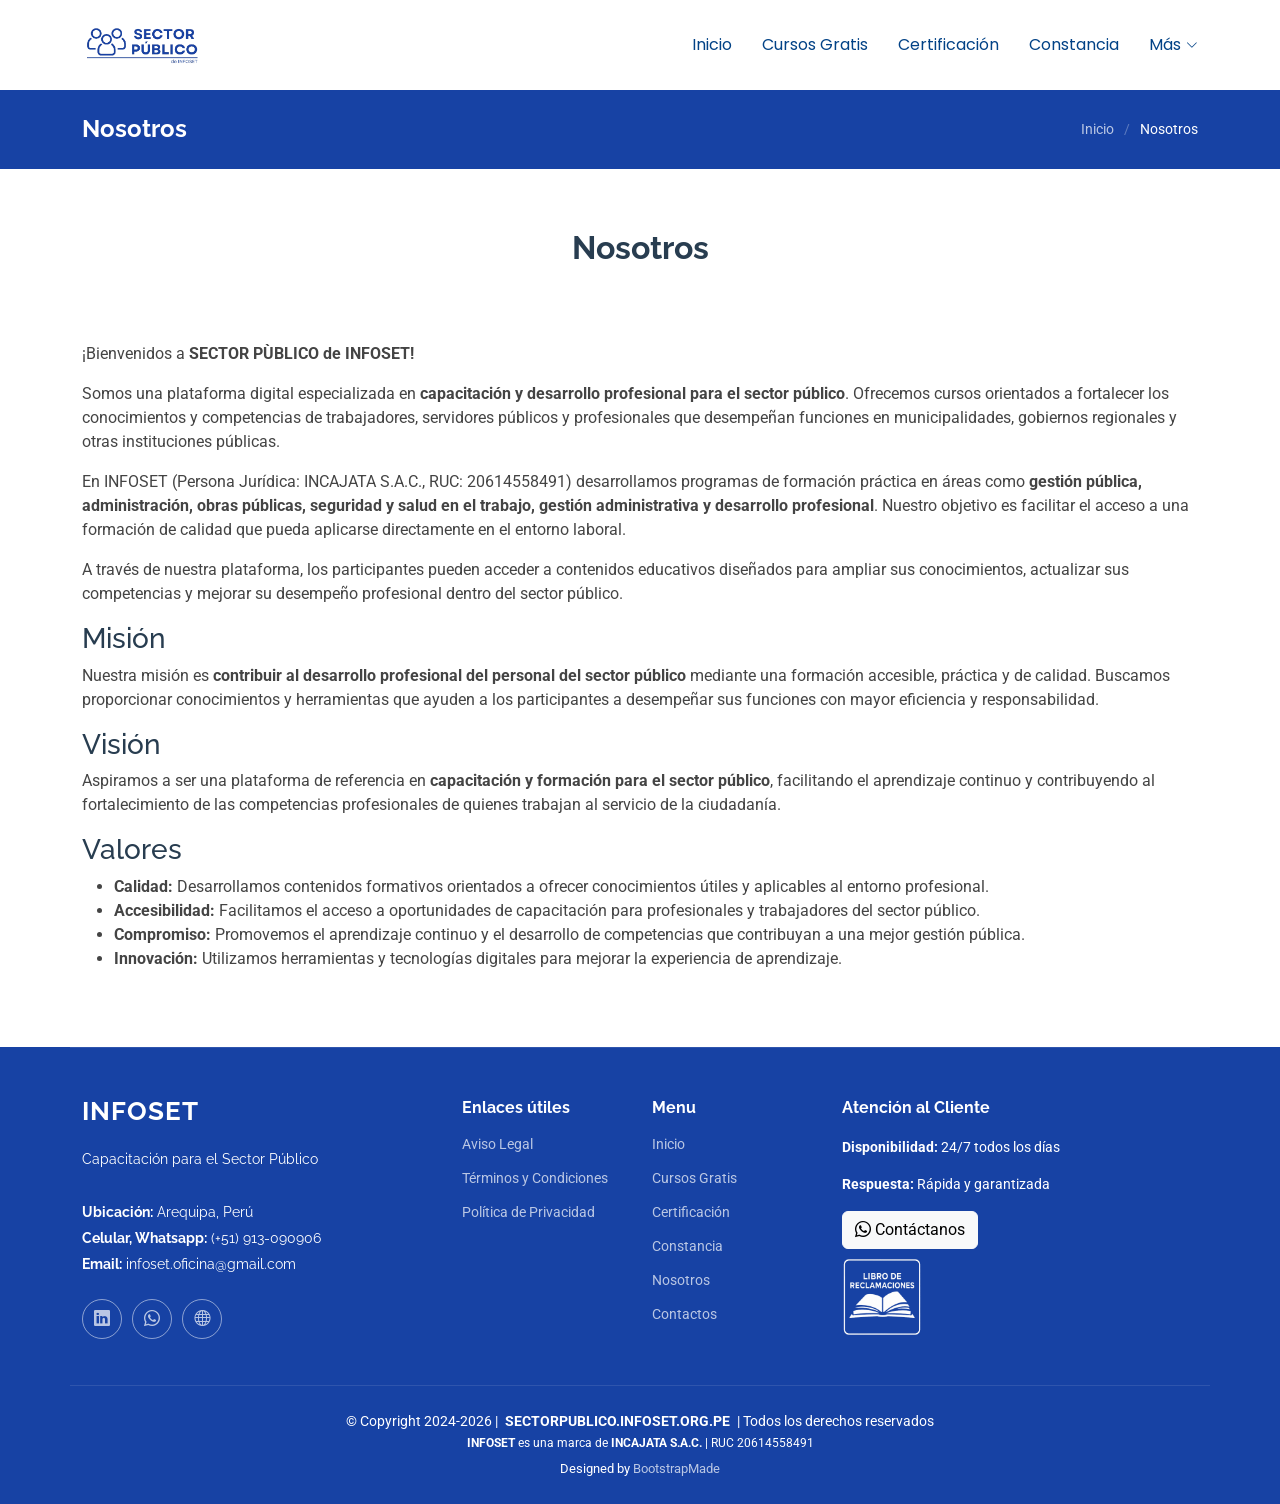
<file: nosotros.html>
<!DOCTYPE html>
<html lang="es">

<head>
  <meta charset="utf-8">
  <meta content="width=device-width, initial-scale=1.0" name="viewport">
  <title>Nosotros - Sector Público | INFOSET</title>
  <meta name="description"
    content="Conoce INFOSET, una plataforma digital de capacitación para el sector público. Conoce nuestra misión, visión y compromiso con el desarrollo profesional de trabajadores y servidores públicos.">
  <meta name="keywords"
    content="INFOSET, nosotros INFOSET, sector público, capacitación sector público, formación pública, gestión pública, desarrollo profesional, servidores públicos, trabajadores públicos, capacitación municipal">

  <!-- Favicons -->
  <link href="assets/img/favicon.png" rel="icon">
  <link href="assets/img/favicon.png" rel="apple-touch-icon">

  <!-- Fonts -->
  <link href="https://fonts.googleapis.com" rel="preconnect">
  <link href="https://fonts.gstatic.com" rel="preconnect" crossorigin>
  <link
    href="https://fonts.googleapis.com/css2?family=Roboto:ital,wght@0,100;0,300;0,400;0,500;0,700;0,900;1,100;1,300;1,400;1,500;1,700;1,900&family=Poppins:ital,wght@0,100;0,200;0,300;0,400;0,500;0,600;0,700;0,800;0,900;1,100;1,200;1,300;1,400;1,500;1,600;1,700;1,800;1,900&family=Raleway:ital,wght@0,100;0,200;0,300;0,400;0,500;0,600;0,700;0,800;0,900;1,100;1,200;1,300;1,400;1,500;1,600;1,700;1,800;1,900&display=swap"
    rel="stylesheet">

  <!-- Vendor CSS Files -->
  <link href="assets/vendor/bootstrap/css/bootstrap.min.css" rel="stylesheet">
  <link href="assets/vendor/bootstrap-icons/bootstrap-icons.css" rel="stylesheet">
  <link href="assets/vendor/aos/aos.css" rel="stylesheet">
  <link href="assets/vendor/glightbox/css/glightbox.min.css" rel="stylesheet">
  <link href="assets/vendor/swiper/swiper-bundle.min.css" rel="stylesheet">

  <!-- Main CSS File -->
  <link href="assets/css/main.css" rel="stylesheet">

  <!-- =======================================================
  * Template Name: NewBiz
  * Template URL: https://bootstrapmade.com/newbiz-bootstrap-business-template/
  * Updated: Aug 07 2024 with Bootstrap v5.3.3
  * Author: BootstrapMade.com
  * License: https://bootstrapmade.com/license/
  ======================================================== -->
</head>

<body class="index-page">

  <header id="header" class="header d-flex align-items-center sticky-top">
    <div class="container-fluid container-xl position-relative d-flex align-items-center justify-content-between">

      <a href="index.html" class="logo d-flex align-items-center">
        <img src="assets/img/logo.png" alt="">
        <!-- Uncomment the line below if you also wish to use text logo -->
        <!-- <h1 class="sitename">NewBiz</h1>  -->
      </a>

      <nav id="navmenu" class="navmenu">
        <ul>
          <li><a href="index.html">Inicio</a></li>
          <li><a href="cursos.html"><span>Cursos Gratis</span></a></li>
          <li><a href="certificacion.html">Certificación</a></li>
          <li><a href="http://constancia.infoset.org.pe/" target="_blank">Constancia</a></li>
          <li class="dropdown"><a href="#"><span>Más</span> <i class="bi bi-chevron-down toggle-dropdown"></i></a>
            <ul>
              <li><a href="nosotros.html" class="active">Nosotros</a></li>
              <li><a href="contactos.html">Contactos</a></li>
            </ul>
          </li>
        </ul>
        <i class="mobile-nav-toggle d-xl-none bi bi-list"></i>
      </nav>

    </div>
  </header>

  <main class="main">

    <!-- Page Title -->
    <div class="page-title dark-background">
      <div class="container d-lg-flex justify-content-between align-items-center">
        <h1 class="mb-2 mb-lg-0">Nosotros</h1>
        <nav class="breadcrumbs">
          <ol>
            <li><a href="index.html">Inicio</a></li>
            <li class="current">Nosotros</li>
          </ol>
        </nav>
      </div>
    </div><!-- End Page Title -->

    <!-- Starter Section Section -->
    <section id="starter-section" class="starter-section section">

      <!-- Section Title -->
      <div class="container section-title" data-aos="fade-up">
        <h2>Nosotros</h2>

      </div><!-- End Section Title -->

      <div class="container" data-aos="fade-up">
        <p>¡Bienvenidos a <b>SECTOR PÙBLICO de INFOSET!</b></p>

        <p>
          Somos una plataforma digital especializada en <b>capacitación y desarrollo profesional para el sector
            público</b>. Ofrecemos cursos orientados a fortalecer los conocimientos y competencias de trabajadores,
          servidores públicos y profesionales que desempeñan funciones en municipalidades, gobiernos regionales y otras
          instituciones públicas.
        </p>

        <p>
          En INFOSET (Persona Jurídica: INCAJATA S.A.C., RUC: 20614558491) desarrollamos programas de formación práctica en áreas como <b>gestión pública, administración,
            obras públicas, seguridad y salud en el trabajo, gestión administrativa y desarrollo profesional</b>.
          Nuestro objetivo es facilitar el acceso a una formación de calidad que pueda aplicarse directamente en el
          entorno laboral.
        </p>

        <p>
          A través de nuestra plataforma, los participantes pueden acceder a contenidos educativos diseñados para
          ampliar sus conocimientos, actualizar sus competencias y mejorar su desempeño profesional dentro del sector
          público.
        </p>

        <h3>Misión</h3>
        <p>
          Nuestra misión es <b>contribuir al desarrollo profesional del personal del sector público</b> mediante una
          formación accesible, práctica y de calidad. Buscamos proporcionar conocimientos y herramientas que ayuden a
          los participantes a desempeñar sus funciones con mayor eficiencia y responsabilidad.
        </p>

        <h3>Visión</h3>
        <p>
          Aspiramos a ser una plataforma de referencia en <b>capacitación y formación para el sector público</b>,
          facilitando el aprendizaje continuo y contribuyendo al fortalecimiento de las competencias profesionales de
          quienes trabajan al servicio de la ciudadanía.
        </p>

        <h3>Valores</h3>
        <ul>
          <li>
            <b>Calidad:</b> Desarrollamos contenidos formativos orientados a ofrecer conocimientos útiles y aplicables
            al entorno profesional.
          </li>
          <li>
            <b>Accesibilidad:</b> Facilitamos el acceso a oportunidades de capacitación para profesionales y
            trabajadores del sector público.
          </li>
          <li>
            <b>Compromiso:</b> Promovemos el aprendizaje continuo y el desarrollo de competencias que contribuyan a una
            mejor gestión pública.
          </li>
          <li>
            <b>Innovación:</b> Utilizamos herramientas y tecnologías digitales para mejorar la experiencia de
            aprendizaje.
          </li>
        </ul>
      </div>



    </section><!-- /Starter Section Section -->

  </main>

  <footer id="footer" class="footer dark-background">

    <div class="container footer-top">
      <div class="row gy-4">
        <div class="col-lg-4 col-md-6 footer-about">
          <a href="index.html" class="logo d-flex align-items-center">
            <span class="sitename">INFOSET</span>
          </a>
          <p>Capacitación para el Sector Público</p>
          <div class="footer-contact pt-3">
            <p><strong>Ubicación:</strong> Arequipa, Perú</p>
            <p><strong>Celular, Whatsapp:</strong><span><a href="tel:+51913090906" style="color: white;"> (+51)
                  913-090906</a></span></p>
            <p><strong>Email:</strong><span> <a href="mailto:infoset.oficina@gmail.com"
                  style="color: white;">infoset.oficina@gmail.com</a> </span></p>
          </div>
          <div class="social-links d-flex mt-4">
            <a href="https://www.linkedin.com/company/infoset-linkedin/" target="_blank"><i
                class="bi bi-linkedin"></i></a>
            <a href="https://wa.me/51913090906" target="_blank"><i class="bi bi-whatsapp"></i></a>
            <a href="http://infoset.org.pe" target="_blank"><i class="bi bi-globe"></i></a>
          </div>
        </div>

        <div class="col-lg-2 col-md-3 footer-links">
          <h4>Enlaces útiles</h4>
          <ul>
            <li><a href="aviso_legal.html">Aviso Legal</a></li>
            <li><a href="terminos_y_condiciones.html">Términos y Condiciones</a></li>
            <li><a href="politica_de_privacidad.html">Política de Privacidad</a></li>
          </ul>
        </div>

        <div class="col-lg-2 col-md-3 footer-links">
          <h4>Menu</h4>
          <ul>
            <li><a href="index.html" class="active">Inicio</a></li>
            <li><a href="cursos.html">Cursos Gratis</a></li>
            <li><a href="certificacion.html">Certificación</a></li>
            <li><a href="https://constancia.infoset.org.pe/">Constancia</a></li>
            <li><a href="nosotros.html">Nosotros</a></li>
            <li><a href="contactos.html">Contactos</a></li>
          </ul>
        </div>

        <div class="col-lg-4 col-md-12 footer-newsletter">
          <h4>Atención al Cliente</h4>
          <p><strong>Disponibilidad:</strong> 24/7 todos los días</p>
          <p><strong>Respuesta:</strong> Rápida y garantizada</p>
          <a href="https://wa.me/51913090906" class="btn btn-light" target="_blank">
            <i class="bi bi-whatsapp"></i> Contáctanos
          </a>
          <br>
          <p class="mt-2">
            <a href="https://infoset.org.pe/libro-reclamaciones.html" target="_blank" title="Libro de Reclamaciones">
              <img src="assets/img/libro_de_reclamaciones.png" alt="Libro de Reclamaciones"
                style="width:80px;height:auto;cursor:pointer;">
            </a>
          </p>
        </div>

      </div>
    </div>

    <div class="container copyright text-center mt-4">
      <p>
        © <span>Copyright 2024-<span id="year"></span> |</span>
        <strong class="px-1 sitename">
          <a href="index.html" style="color: white; text-decoration: none;" onmouseover="this.style.opacity='0.8'"
            onmouseout="this.style.opacity='1'">SECTORPUBLICO.INFOSET.ORG.PE</a>
        </strong>
        <span>| Todos los derechos reservados</span><br>
        <small>
          <strong>INFOSET</strong> es una marca de <strong>INCAJATA S.A.C.</strong> | RUC 20614558491
        </small>
      </p>
      <script>
        document.getElementById('year').textContent = new Date().getFullYear();
      </script>
      <div class="credits">
        <!-- All the links in the footer should remain intact. -->
        <!-- You can delete the links only if you've purchased the pro version. -->
        <!-- Licensing information: https://bootstrapmade.com/license/ -->
        <!-- Purchase the pro version with working PHP/AJAX contact form: [buy-url] -->
        Designed by <a href="https://bootstrapmade.com/">BootstrapMade</a>
      </div>
    </div>

  </footer>

  <!-- Scroll Top -->
  <a href="#" id="scroll-top" class="scroll-top d-flex align-items-center justify-content-center"><i
      class="bi bi-arrow-up-short"></i></a>

  <!-- Preloader -->
  <div id="preloader"></div>

  <!-- Vendor JS Files -->
  <script src="assets/vendor/bootstrap/js/bootstrap.bundle.min.js"></script>
  <script src="assets/vendor/php-email-form/validate.js"></script>
  <script src="assets/vendor/aos/aos.js"></script>
  <script src="assets/vendor/glightbox/js/glightbox.min.js"></script>
  <script src="assets/vendor/purecounter/purecounter_vanilla.js"></script>
  <script src="assets/vendor/imagesloaded/imagesloaded.pkgd.min.js"></script>
  <script src="assets/vendor/isotope-layout/isotope.pkgd.min.js"></script>
  <script src="assets/vendor/swiper/swiper-bundle.min.js"></script>

  <!-- Main JS File -->
  <script src="assets/js/main.js"></script>

</body>

</html>
</file>
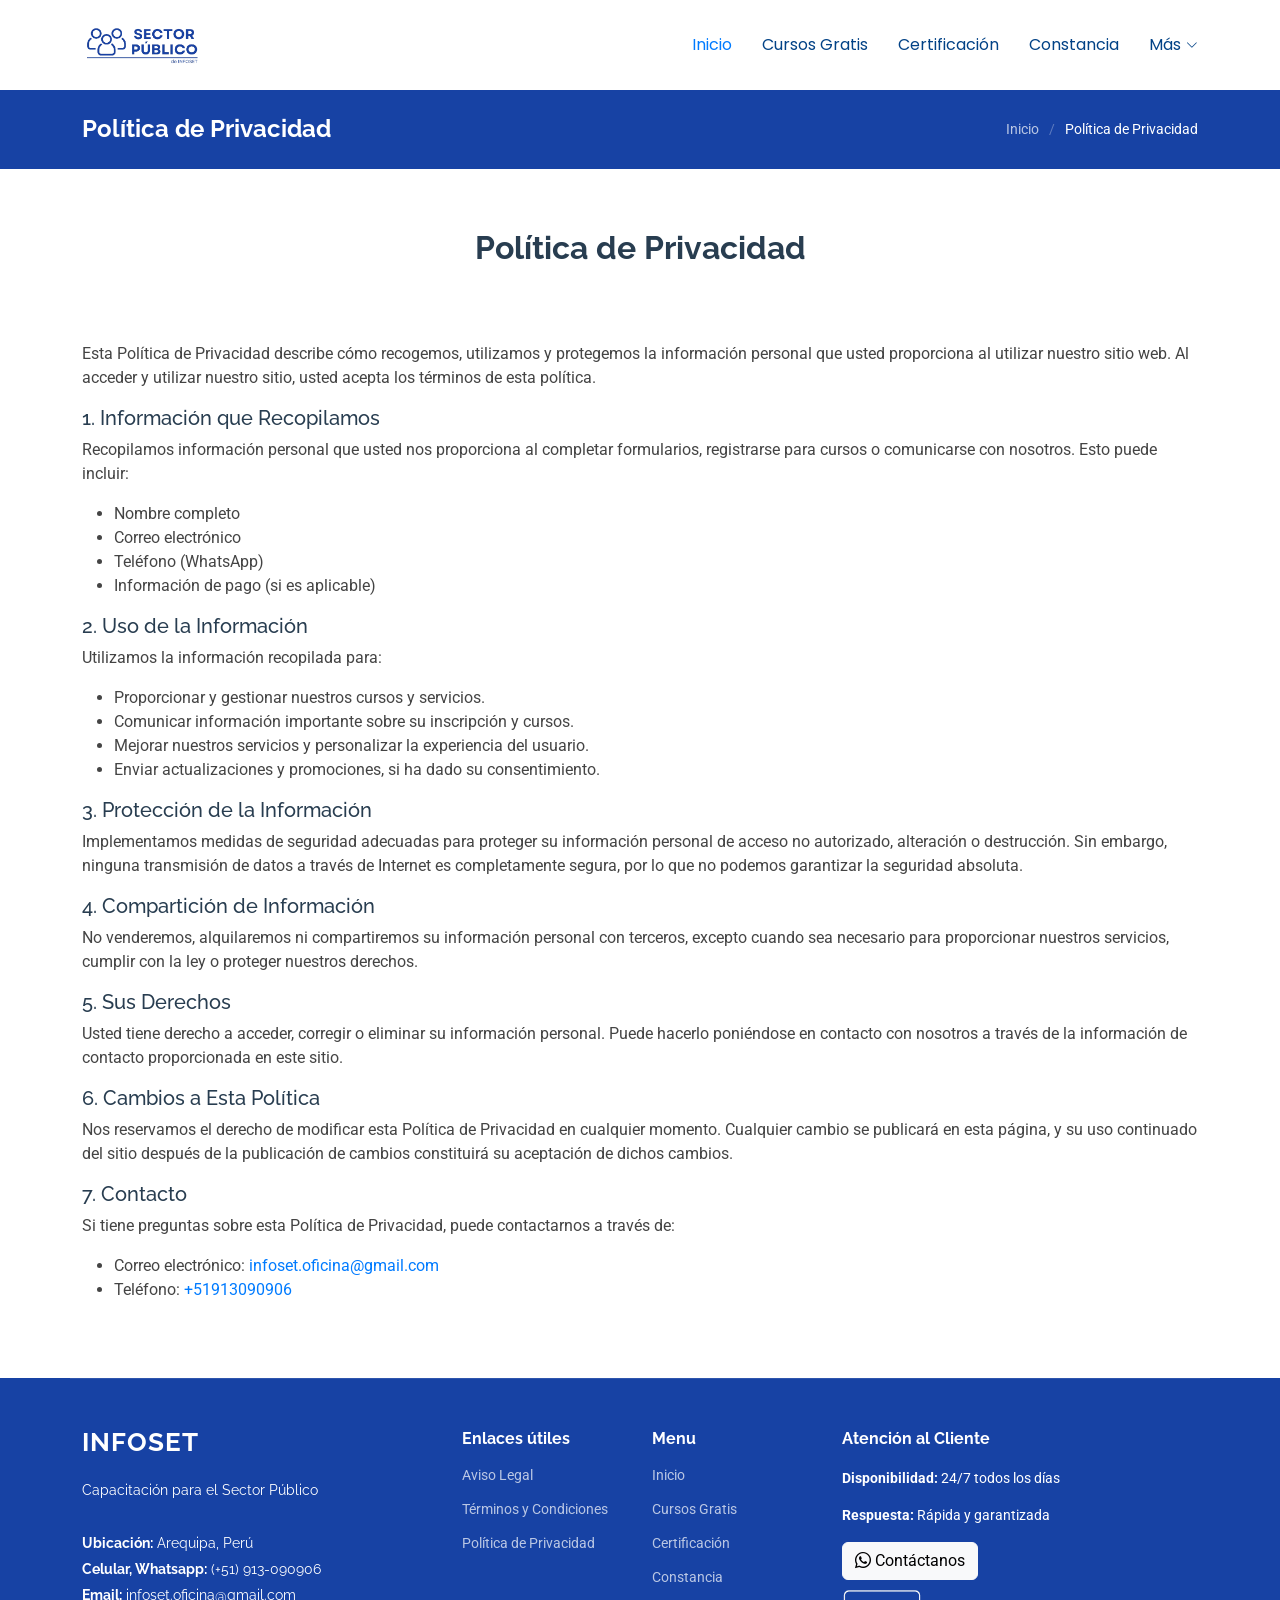
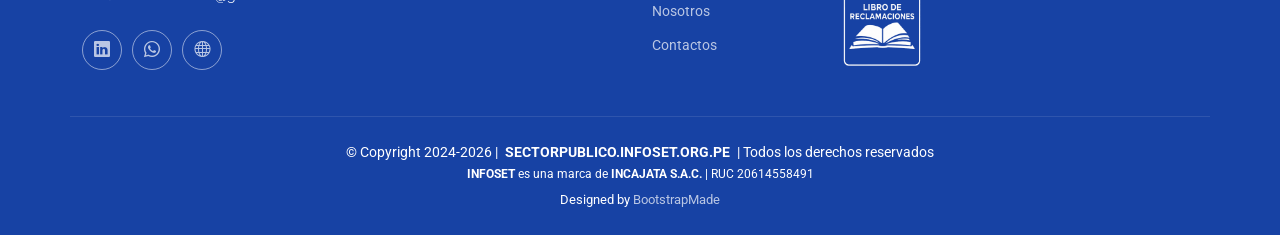
<file: politica_de_privacidad.html>
<!DOCTYPE html>
<html lang="es">

<head>
  <meta charset="utf-8">
  <meta content="width=device-width, initial-scale=1.0" name="viewport">
  <title>Política de Privacidad - Sector Público | INFOSET</title>
  <meta name="description"
    content="Consulta la Política de Privacidad de Sector Público by INFOSET. Conoce cómo protegemos tus datos personales al utilizar nuestros cursos, certificaciones y servicios.">
  <meta name="keywords"
    content="política de privacidad, Sector Público, INFOSET, protección de datos, privacidad, datos personales, seguridad de la información">

  <!-- Favicons -->
  <link href="assets/img/favicon.png" rel="icon">
  <link href="assets/img/favicon.png" rel="apple-touch-icon">

  <!-- Fonts -->
  <link href="https://fonts.googleapis.com" rel="preconnect">
  <link href="https://fonts.gstatic.com" rel="preconnect" crossorigin>
  <link
    href="https://fonts.googleapis.com/css2?family=Roboto:ital,wght@0,100;0,300;0,400;0,500;0,700;0,900;1,100;1,300;1,400;1,500;1,700;1,900&family=Poppins:ital,wght@0,100;0,200;0,300;0,400;0,500;0,600;0,700;0,800;0,900;1,100;1,200;1,300;1,400;1,500;1,600;1,700;1,800;1,900&family=Raleway:ital,wght@0,100;0,200;0,300;0,400;0,500;0,600;0,700;0,800;0,900;1,100;1,200;1,300;1,400;1,500;1,600;1,700;1,800;1,900&display=swap"
    rel="stylesheet">

  <!-- Vendor CSS Files -->
  <link href="assets/vendor/bootstrap/css/bootstrap.min.css" rel="stylesheet">
  <link href="assets/vendor/bootstrap-icons/bootstrap-icons.css" rel="stylesheet">
  <link href="assets/vendor/aos/aos.css" rel="stylesheet">
  <link href="assets/vendor/glightbox/css/glightbox.min.css" rel="stylesheet">
  <link href="assets/vendor/swiper/swiper-bundle.min.css" rel="stylesheet">

  <!-- Main CSS File -->
  <link href="assets/css/main.css" rel="stylesheet">

  <!-- =======================================================
  * Template Name: NewBiz
  * Template URL: https://bootstrapmade.com/newbiz-bootstrap-business-template/
  * Updated: Aug 07 2024 with Bootstrap v5.3.3
  * Author: BootstrapMade.com
  * License: https://bootstrapmade.com/license/
  ======================================================== -->
</head>

<body class="index-page">

  <header id="header" class="header d-flex align-items-center sticky-top">
    <div class="container-fluid container-xl position-relative d-flex align-items-center justify-content-between">

      <a href="index.html" class="logo d-flex align-items-center">
        <img src="assets/img/logo.png" alt="">
        <!-- Uncomment the line below if you also wish to use text logo -->
        <!-- <h1 class="sitename">NewBiz</h1>  -->
      </a>

      <nav id="navmenu" class="navmenu">
        <ul>
          <li><a href="index.html" class="active">Inicio</a></li>
          <li><a href="cursos.html"><span>Cursos Gratis</span></a></li>
          <li><a href="certificacion.html">Certificación</a></li>
          <li><a href="http://constancia.infoset.org.pe/" target="_blank">Constancia</a></li>
          <li class="dropdown"><a href="#"><span>Más</span> <i class="bi bi-chevron-down toggle-dropdown"></i></a>
            <ul>
              <li><a href="nosotros.html">Nosotros</a></li>
              <li><a href="contactos.html">Contactos</a></li>
            </ul>
          </li>
        </ul>
        <i class="mobile-nav-toggle d-xl-none bi bi-list"></i>
      </nav>

    </div>
  </header>

  <main class="main">

    <!-- Page Title -->
    <div class="page-title dark-background">
      <div class="container d-lg-flex justify-content-between align-items-center">
        <h1 class="mb-2 mb-lg-0">Política de Privacidad</h1>
        <nav class="breadcrumbs">
          <ol>
            <li><a href="index.html">Inicio</a></li>
            <li class="current">Política de Privacidad</li>
          </ol>
        </nav>
      </div>
    </div><!-- End Page Title -->

    <!-- Starter Section Section -->
    <section id="starter-section" class="starter-section section">

      <!-- Section Title -->
      <div class="container section-title" data-aos="fade-up">
        <h2>Política de Privacidad</h2>
      </div><!-- End Section Title -->

      <div class="container" data-aos="fade-up">
        <p>Esta Política de Privacidad describe cómo recogemos, utilizamos y protegemos la información personal que
          usted proporciona al utilizar nuestro sitio web. Al acceder y utilizar nuestro sitio, usted acepta los
          términos de esta política.</p>

        <h5>1. Información que Recopilamos</h5>
        <p>Recopilamos información personal que usted nos proporciona al completar formularios, registrarse para cursos
          o comunicarse con nosotros. Esto puede incluir:</p>
        <ul>
          <li>Nombre completo</li>
          <li>Correo electrónico</li>
          <li>Teléfono (WhatsApp)</li>
          <li>Información de pago (si es aplicable)</li>
        </ul>

        <h5>2. Uso de la Información</h5>
        <p>Utilizamos la información recopilada para:</p>
        <ul>
          <li>Proporcionar y gestionar nuestros cursos y servicios.</li>
          <li>Comunicar información importante sobre su inscripción y cursos.</li>
          <li>Mejorar nuestros servicios y personalizar la experiencia del usuario.</li>
          <li>Enviar actualizaciones y promociones, si ha dado su consentimiento.</li>
        </ul>

        <h5>3. Protección de la Información</h5>
        <p>Implementamos medidas de seguridad adecuadas para proteger su información personal de acceso no autorizado,
          alteración o destrucción. Sin embargo, ninguna transmisión de datos a través de Internet es completamente
          segura, por lo que no podemos garantizar la seguridad absoluta.</p>

        <h5>4. Compartición de Información</h5>
        <p>No venderemos, alquilaremos ni compartiremos su información personal con terceros, excepto cuando sea
          necesario para proporcionar nuestros servicios, cumplir con la ley o proteger nuestros derechos.</p>

        <h5>5. Sus Derechos</h5>
        <p>Usted tiene derecho a acceder, corregir o eliminar su información personal. Puede hacerlo poniéndose en
          contacto con nosotros a través de la información de contacto proporcionada en este sitio.</p>

        <h5>6. Cambios a Esta Política</h5>
        <p>Nos reservamos el derecho de modificar esta Política de Privacidad en cualquier momento. Cualquier cambio se
          publicará en esta página, y su uso continuado del sitio después de la publicación de cambios constituirá su
          aceptación de dichos cambios.</p>

        <h5>7. Contacto</h5>
        <p>Si tiene preguntas sobre esta Política de Privacidad, puede contactarnos a través de:</p>
        <ul>
          <li>Correo electrónico: <a href="mailto:infoset.oficina@gmail.com">infoset.oficina@gmail.com</a></li>
          <li>Teléfono: <a href="tel:+51913090906">+51913090906</a></li>
        </ul>

      </div>

    </section><!-- /Starter Section Section -->

  </main>

  <footer id="footer" class="footer dark-background">

    <div class="container footer-top">
      <div class="row gy-4">
        <div class="col-lg-4 col-md-6 footer-about">
          <a href="index.html" class="logo d-flex align-items-center">
            <span class="sitename">INFOSET</span>
          </a>
          <p>Capacitación para el Sector Público</p>
          <div class="footer-contact pt-3">
            <p><strong>Ubicación:</strong> Arequipa, Perú</p>
            <p><strong>Celular, Whatsapp:</strong><span><a href="tel:+51913090906" style="color: white;"> (+51)
                  913-090906</a></span></p>
            <p><strong>Email:</strong><span> <a href="mailto:infoset.oficina@gmail.com"
                  style="color: white;">infoset.oficina@gmail.com</a> </span></p>
          </div>
          <div class="social-links d-flex mt-4">
            <a href="https://www.linkedin.com/company/infoset-linkedin/" target="_blank"><i
                class="bi bi-linkedin"></i></a>
            <a href="https://wa.me/51913090906" target="_blank"><i class="bi bi-whatsapp"></i></a>
            <a href="http://infoset.org.pe" target="_blank"><i class="bi bi-globe"></i></a>
          </div>
        </div>

        <div class="col-lg-2 col-md-3 footer-links">
          <h4>Enlaces útiles</h4>
          <ul>
            <li><a href="aviso_legal.html">Aviso Legal</a></li>
            <li><a href="terminos_y_condiciones.html">Términos y Condiciones</a></li>
            <li><a href="politica_de_privacidad.html">Política de Privacidad</a></li>
          </ul>
        </div>

        <div class="col-lg-2 col-md-3 footer-links">
          <h4>Menu</h4>
          <ul>
            <li><a href="index.html" class="active">Inicio</a></li>
            <li><a href="cursos.html">Cursos Gratis</a></li>
            <li><a href="certificacion.html">Certificación</a></li>
            <li><a href="https://constancia.infoset.org.pe/">Constancia</a></li>
            <li><a href="nosotros.html">Nosotros</a></li>
            <li><a href="contactos.html">Contactos</a></li>
          </ul>
        </div>

        <div class="col-lg-4 col-md-12 footer-newsletter">
          <h4>Atención al Cliente</h4>
          <p><strong>Disponibilidad:</strong> 24/7 todos los días</p>
          <p><strong>Respuesta:</strong> Rápida y garantizada</p>
          <a href="https://wa.me/51913090906" class="btn btn-light" target="_blank">
            <i class="bi bi-whatsapp"></i> Contáctanos
          </a>
          <br>
          <p class="mt-2">
            <a href="https://infoset.org.pe/libro-reclamaciones.html" target="_blank" title="Libro de Reclamaciones">
              <img src="assets/img/libro_de_reclamaciones.png" alt="Libro de Reclamaciones"
                style="width:80px;height:auto;cursor:pointer;">
            </a>
          </p>
        </div>

      </div>
    </div>

    <div class="container copyright text-center mt-4">
      <p>
        © <span>Copyright 2024-<span id="year"></span> |</span>
        <strong class="px-1 sitename">
          <a href="index.html" style="color: white; text-decoration: none;" onmouseover="this.style.opacity='0.8'"
            onmouseout="this.style.opacity='1'">SECTORPUBLICO.INFOSET.ORG.PE</a>
        </strong>
        <span>| Todos los derechos reservados</span><br>
        <small>
          <strong>INFOSET</strong> es una marca de <strong>INCAJATA S.A.C.</strong> | RUC 20614558491
        </small>
      </p>
      <script>
        document.getElementById('year').textContent = new Date().getFullYear();
      </script>
      <div class="credits">
        <!-- All the links in the footer should remain intact. -->
        <!-- You can delete the links only if you've purchased the pro version. -->
        <!-- Licensing information: https://bootstrapmade.com/license/ -->
        <!-- Purchase the pro version with working PHP/AJAX contact form: [buy-url] -->
        Designed by <a href="https://bootstrapmade.com/">BootstrapMade</a>
      </div>
    </div>

  </footer>

  <!-- Scroll Top -->
  <a href="#" id="scroll-top" class="scroll-top d-flex align-items-center justify-content-center"><i
      class="bi bi-arrow-up-short"></i></a>

  <!-- Preloader -->
  <div id="preloader"></div>

  <!-- Vendor JS Files -->
  <script src="assets/vendor/bootstrap/js/bootstrap.bundle.min.js"></script>
  <script src="assets/vendor/php-email-form/validate.js"></script>
  <script src="assets/vendor/aos/aos.js"></script>
  <script src="assets/vendor/glightbox/js/glightbox.min.js"></script>
  <script src="assets/vendor/purecounter/purecounter_vanilla.js"></script>
  <script src="assets/vendor/imagesloaded/imagesloaded.pkgd.min.js"></script>
  <script src="assets/vendor/isotope-layout/isotope.pkgd.min.js"></script>
  <script src="assets/vendor/swiper/swiper-bundle.min.js"></script>

  <!-- Main JS File -->
  <script src="assets/js/main.js"></script>

</body>

</html>
</file>
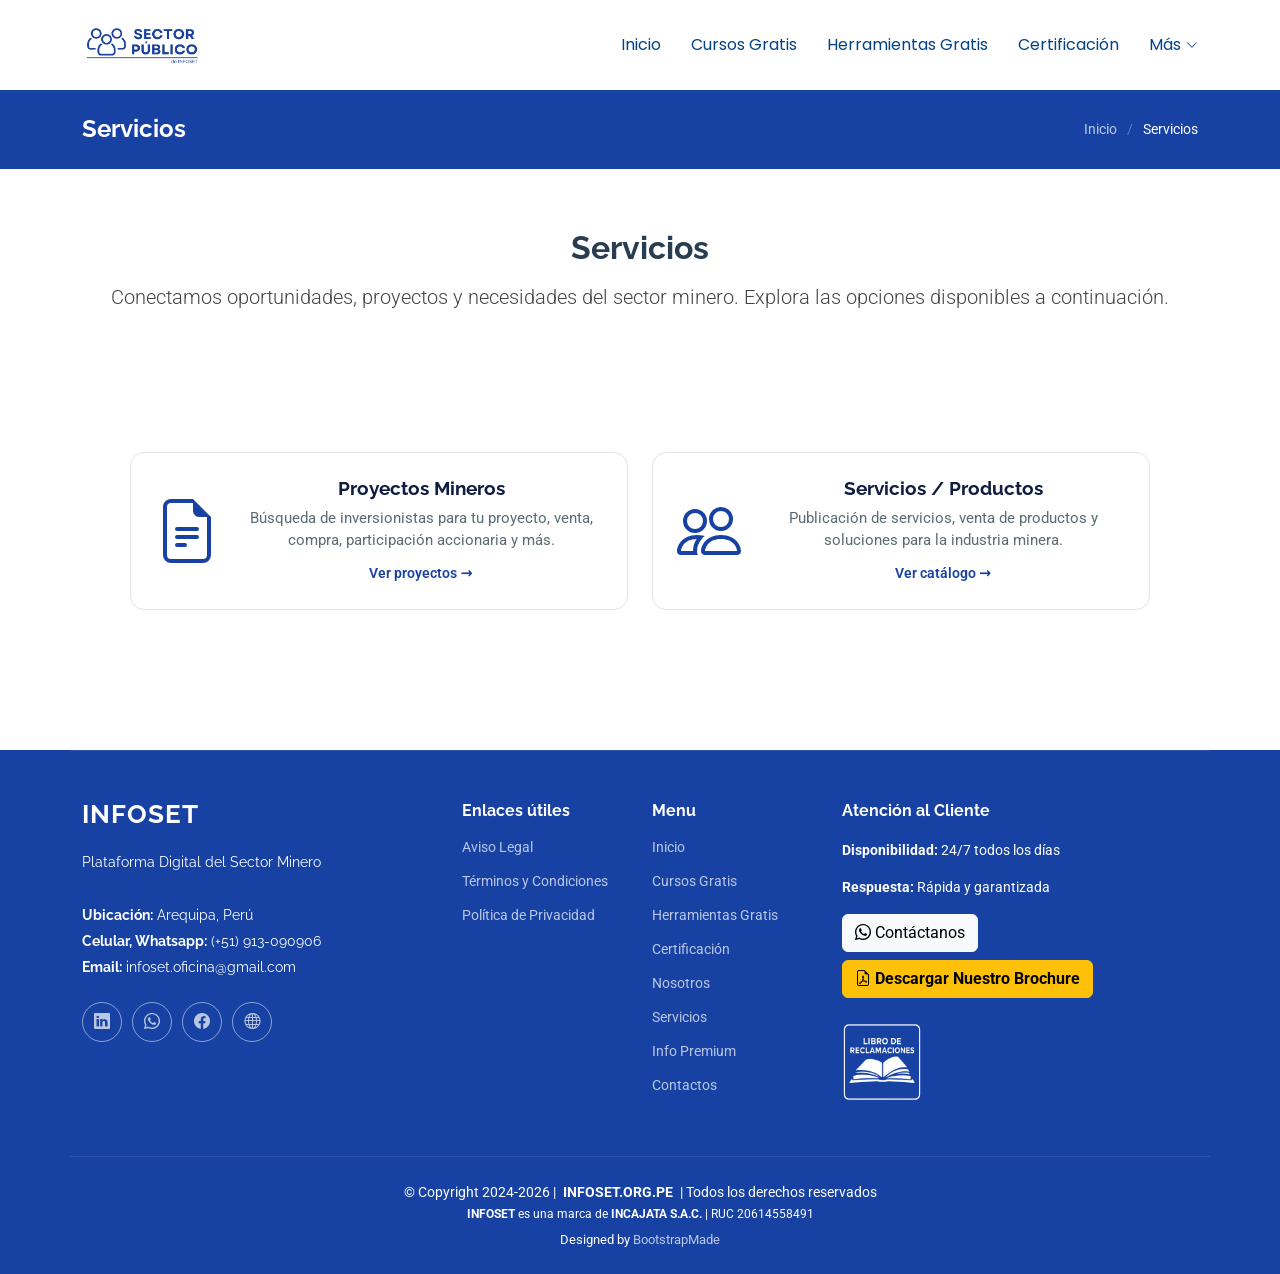
<file: servicios.html>
<!DOCTYPE html>
<html lang="es">

<head>
  <meta charset="utf-8">
  <meta content="width=device-width, initial-scale=1.0" name="viewport">
  <title>Servicios - INFOSET</title>
  <meta name="description"
    content="INFOSET - Servicios integrales para el sector minero: proyectos mineros en venta, búsqueda de inversionistas y participación accionaria, además de publicación de servicios y productos para minería. Sumado a consultoría especializada, cursos certificados, automatización de procesos y Business Intelligence para optimizar sus operaciones y rentabilidad.">
  <meta name="keywords"
    content="proyectos mineros Perú, venta de proyectos mineros, inversionistas minería, participación accionaria minera, servicios para minería, productos para minería, consultoría minera Perú, cursos construcción certificados, automatización procesos mineros, soluciones tecnológicas minería, BI sector minero, asesoría financiera minería">


  <!-- Favicons -->
  <link href="assets/img/favicon.png" rel="icon">
  <link href="assets/img/favicon.png" rel="apple-touch-icon">

  <!-- Fonts -->
  <link href="https://fonts.googleapis.com" rel="preconnect">
  <link href="https://fonts.gstatic.com" rel="preconnect" crossorigin>
  <link
    href="https://fonts.googleapis.com/css2?family=Roboto:ital,wght@0,100;0,300;0,400;0,500;0,700;0,900;1,100;1,300;1,400;1,500;1,700;1,900&family=Poppins:ital,wght@0,100;0,200;0,300;0,400;0,500;0,600;0,700;0,800;0,900;1,100;1,200;1,300;1,400;1,500;1,600;1,700;1,800;1,900&family=Raleway:ital,wght@0,100;0,200;0,300;0,400;0,500;0,600;0,700;0,800;0,900;1,100;1,200;1,300;1,400;1,500;1,600;1,700;1,800;1,900&display=swap"
    rel="stylesheet">

  <!-- Vendor CSS Files -->
  <link href="assets/vendor/bootstrap/css/bootstrap.min.css" rel="stylesheet">
  <link href="assets/vendor/bootstrap-icons/bootstrap-icons.css" rel="stylesheet">
  <link href="assets/vendor/aos/aos.css" rel="stylesheet">
  <link href="assets/vendor/glightbox/css/glightbox.min.css" rel="stylesheet">
  <link href="assets/vendor/swiper/swiper-bundle.min.css" rel="stylesheet">

  <!-- Main CSS File -->
  <link href="assets/css/main.css" rel="stylesheet">

  <!-- =======================================================
  * Template Name: NewBiz
  * Template URL: https://bootstrapmade.com/newbiz-bootstrap-business-template/
  * Updated: Aug 07 2024 with Bootstrap v5.3.3
  * Author: BootstrapMade.com
  * License: https://bootstrapmade.com/license/
  ======================================================== -->
</head>

<body class="index-page">

  <header id="header" class="header d-flex align-items-center sticky-top">
    <div class="container-fluid container-xl position-relative d-flex align-items-center justify-content-between">

      <a href="index.html" class="logo d-flex align-items-center">
        <img src="assets/img/logo.png" alt="">
        <!-- Uncomment the line below if you also wish to use text logo -->
        <!-- <h1 class="sitename">NewBiz</h1>  -->
      </a>

      <nav id="navmenu" class="navmenu">
        <ul>
          <li><a href="index.html">Inicio</a></li>
          <li><a href="cursos.html"><span>Cursos Gratis</span></a></li>
          <li><a href="herramientas.html">Herramientas Gratis</a></li>
          <li><a href="certificacion.html">Certificación</a></li>
          <li class="dropdown"><a href="#"><span>Más</span> <i class="bi bi-chevron-down toggle-dropdown"></i></a>
            <ul>
              <li><a href="nosotros.html">Nosotros</a></li>
              <li><a href="servicios.html" class="active">Servicios</a></li>
              <li><a href="informacion_premium.html">Info Premium</a></li>
              <li><a href="contactos.html">Contactos</a></li>
            </ul>
          </li>
        </ul>
        <i class="mobile-nav-toggle d-xl-none bi bi-list"></i>
      </nav>

    </div>
  </header>

  <main class="main">

    <!-- Page Title -->
    <div class="page-title dark-background">
      <div class="container d-lg-flex justify-content-between align-items-center">
        <h1 class="mb-2 mb-lg-0">Servicios</h1>
        <nav class="breadcrumbs">
          <ol>
            <li><a href="index.html">Inicio</a></li>
            <li class="current">Servicios</li>
          </ol>
        </nav>
      </div>
    </div><!-- End Page Title -->

    <!-- Starter Section Section -->
    <section id="starter-section" class="starter-section section">

      <!-- Section Title -->
      <div class="container section-title" data-aos="fade-up">
        <h2>Servicios</h2>
        <p class="lead">Conectamos oportunidades, proyectos y necesidades del sector minero. Explora las opciones
          disponibles a continuación.</p>
      </div><!-- End Section Title -->

      <div class="container">

        <section class="services-intro-section">

          <div class="services-cards-wrapper">
            <section class="services-intro-section">
              <div class="services-cards-wrapper">

                <!-- CARD 1: Proyectos Mineros -->
                <a href="lista_proyectos_mineros.html" class="service-card">
                  <div class="service-card-icon">
                    <div class="icon-circle-bg">
                      <svg xmlns="http://www.w3.org/2000/svg" width="32" height="32" fill="#1742a4"
                        class="bi bi-file-earmark-text" viewBox="0 0 16 16">
                        <path
                          d="M5.5 7a.5.5 0 0 0 0 1h5a.5.5 0 0 0 0-1zM5 9.5a.5.5 0 0 1 .5-.5h5a.5.5 0 0 1 0 1h-5a.5.5 0 0 1-.5-.5m0 2a.5.5 0 0 1 .5-.5h2a.5.5 0 0 1 0 1h-2a.5.5 0 0 1-.5-.5" />
                        <path
                          d="M9.5 0H4a2 2 0 0 0-2 2v12a2 2 0 0 0 2 2h8a2 2 0 0 0 2-2V4.5zm0 1v2A1.5 1.5 0 0 0 11 4.5h2V14a1 1 0 0 1-1 1H4a1 1 0 0 1-1-1V2a1 1 0 0 1 1-1z" />
                      </svg>
                    </div>
                  </div>
                  <div class="service-card-content">
                    <h3><strong>Proyectos Mineros</strong></h3>
                    <p>Búsqueda de inversionistas para tu proyecto, venta, compra, participación accionaria y más.</p>
                    <span class="service-card-link">Ver proyectos &rarr;</span>
                  </div>
                </a>

                <!-- CARD 2: Servicios / Productos -->
                <a href="lista_servicios-productos.html" class="service-card">
                  <div class="service-card-icon">
                    <div class="icon-circle-bg">
                      <svg xmlns="http://www.w3.org/2000/svg" width="32" height="32" fill="#1742a4" class="bi bi-people"
                        viewBox="0 0 16 16">
                        <path
                          d="M15 14s1 0 1-1-1-4-5-4-5 3-5 4 1 1 1 1zm-7.978-1L7 12.996c.001-.264.167-1.03.76-1.72C8.312 10.629 9.282 10 11 10c1.717 0 2.687.63 3.24 1.276.593.69.758 1.457.76 1.72l-.008.002-.014.002zM11 7a2 2 0 1 0 0-4 2 2 0 0 0 0 4m3-2a3 3 0 1 1-6 0 3 3 0 0 1 6 0M6.936 9.28a6 6 0 0 0-1.23-.247A7 7 0 0 0 5 9c-4 0-5 3-5 4q0 1 1 1h4.216A2.24 2.24 0 0 1 5 13c0-1.01.377-2.042 1.09-2.904.243-.294.526-.569.846-.816M4.92 10A5.5 5.5 0 0 0 4 13H1c0-.26.164-1.03.76-1.724.545-.636 1.492-1.256 3.16-1.275ZM1.5 5.5a3 3 0 1 1 6 0 3 3 0 0 1-6 0m3-2a2 2 0 1 0 0 4 2 2 0 0 0 0-4" />
                      </svg>
                    </div>
                  </div>
                  <div class="service-card-content">
                    <h3><strong>Servicios / Productos</strong></h3>
                    <p>Publicación de servicios, venta de productos y soluciones para la industria minera.</p>
                    <span class="service-card-link">Ver catálogo &rarr;</span>
                  </div>
                </a>

              </div>
            </section>

            <style>
              .services-intro-section {
                max-width: 1100px;
                margin: 0 auto;
                padding: 40px 20px;
                text-align: center;
              }

              .services-intro-title {
                font-size: 1.8rem;
                color: #101c40;
                margin-bottom: 10px;
              }

              .services-intro-text {
                color: #5a6b73;
                font-size: 1rem;
                margin-bottom: 30px;
              }

              .services-cards-wrapper {
                display: flex;
                flex-wrap: wrap;
                gap: 24px;
                justify-content: center;
              }

              .service-card {
                flex: 1 1 460px;
                max-width: 500px;
                display: flex;
                align-items: center;
                gap: 20px;
                background: #ffffff;
                border: 1px solid #e0e6e9;
                border-radius: 14px;
                padding: 24px;
                text-decoration: none;
                transition: background 0.25s ease, transform 0.2s ease, box-shadow 0.25s ease;
              }

              .service-card:hover {
                background: #e8ecfa;
                transform: translateY(-3px);
                box-shadow: 0 8px 20px rgba(23, 66, 164, 0.18);
              }

              .service-card-icon {
                flex: 0 0 auto;
                width: 64px;
                height: 64px;
              }

              .service-card-icon svg {
                width: 100%;
                height: 100%;
              }

              .service-card-content h3 {
                margin: 0 0 8px 0;
                font-size: 1.2rem;
                color: #101c40;
              }

              .service-card-content p {
                margin: 0 0 10px 0;
                color: #5a6b73;
                font-size: 0.95rem;
                line-height: 1.4;
              }

              .service-card-link {
                font-size: 0.9rem;
                font-weight: 600;
                color: #1742a4;
              }

              /* Адаптив: на мобильных — карточки в столбик, иконка сверху */
              @media (max-width: 640px) {
                .service-card {
                  flex-direction: column;
                  text-align: center;
                  flex: 1 1 100%;
                }
              }


              /* Адаптив: на мобильных — карточки в столбик, иконка сверху */
              @media (max-width: 640px) {
                .service-card {
                  flex-direction: column;
                  text-align: center;
                  flex: 1 1 100%;
                }
              }
            </style>


          </div>



        </section><!-- /Starter Section Section -->

  </main>

  <footer id="footer" class="footer dark-background">

    <div class="container footer-top">
      <div class="row gy-4">
        <div class="col-lg-4 col-md-6 footer-about">
          <a href="index.html" class="logo d-flex align-items-center">
            <span class="sitename">INFOSET</span>
          </a>
          <p>Plataforma Digital del Sector Minero</p>
          <div class="footer-contact pt-3">
            <p><strong>Ubicación:</strong> Arequipa, Perú</p>
            <p><strong>Celular, Whatsapp:</strong><span><a href="tel:+51913090906" style="color: white;"> (+51)
                  913-090906</a></span></p>
            <p><strong>Email:</strong><span> <a href="mailto:infoset.oficina@gmail.com"
                  style="color: white;">infoset.oficina@gmail.com</a> </span></p>
          </div>
          <div class="social-links d-flex mt-4">
            <a href="https://www.linkedin.com/company/infoset-linkedin/" target="_blank"><i
                class="bi bi-linkedin"></i></a>
            <a href="https://wa.me/51913090906" target="_blank"><i class="bi bi-whatsapp"></i></a>
            <a href="https://www.facebook.com/people/InfoSet/61568924857923/" target="_blank"><i
                class="bi bi-facebook"></i></a>
            <a href="http://infoset.org.pe" target="_blank"><i class="bi bi-globe"></i></a>
          </div>
        </div>

        <div class="col-lg-2 col-md-3 footer-links">
          <h4>Enlaces útiles</h4>
          <ul>
            <li><a href="aviso_legal.html">Aviso Legal</a></li>
            <li><a href="terminos_y_condiciones.html">Términos y Condiciones</a></li>
            <li><a href="politica_de_privacidad.html">Política de Privacidad</a></li>
          </ul>
        </div>

        <div class="col-lg-2 col-md-3 footer-links">
          <h4>Menu</h4>
          <ul>
            <li><a href="index.html" class="active">Inicio</a></li>
            <li><a href="cursos.html">Cursos Gratis</a></li>
            <li><a href="herramientas.html">Herramientas Gratis</a></li>
            <li><a href="certificacion.html">Certificación</a></li>
            <li><a href="nosotros.html">Nosotros</a></li>
            <li><a href="servicios.html">Servicios</a></li>
            <li><a href="informacion_premium.html">Info Premium</a></li>
            <li><a href="contactos.html">Contactos</a></li>
          </ul>
        </div>

        <div class="col-lg-4 col-md-12 footer-newsletter">
          <h4>Atención al Cliente</h4>
          <p><strong>Disponibilidad:</strong> 24/7 todos los días</p>
          <p><strong>Respuesta:</strong> Rápida y garantizada</p>
          <a href="https://wa.me/51913090906" class="btn btn-light" target="_blank">
            <i class="bi bi-whatsapp"></i> Contáctanos
          </a>
          <p class="py-2">
            <a href="archivos/Brochure_INFOSET.pdf" class="btn btn-warning fw-bold" target="_blank">
              <i class="bi bi-file-earmark-pdf"></i> Descargar Nuestro Brochure
            </a>
          </p>
          <p>
            <a href="libro-reclamaciones.html" title="Libro de Reclamaciones">
              <img src="assets/img/libro_de_reclamaciones.png" alt="Libro de Reclamaciones"
                style="width:80px;height:auto;cursor:pointer;">
            </a>
          </p>
        </div>

      </div>
    </div>

    <div class="container copyright text-center mt-4">
      <p>
        © <span>Copyright 2024-<span id="year"></span> |</span>
        <strong class="px-1 sitename">
          <a href="index.html" style="color: white; text-decoration: none;" onmouseover="this.style.opacity='0.8'"
            onmouseout="this.style.opacity='1'">INFOSET.ORG.PE</a>
        </strong>
        <span>| Todos los derechos reservados</span><br>
        <small>
          <strong>INFOSET</strong> es una marca de <strong>INCAJATA S.A.C.</strong> | RUC 20614558491
        </small>
      </p>
      <script>
        document.getElementById('year').textContent = new Date().getFullYear();
      </script>
      <div class="credits">
        <!-- All the links in the footer should remain intact. -->
        <!-- You can delete the links only if you've purchased the pro version. -->
        <!-- Licensing information: https://bootstrapmade.com/license/ -->
        <!-- Purchase the pro version with working PHP/AJAX contact form: [buy-url] -->
        Designed by <a href="https://bootstrapmade.com/">BootstrapMade</a>
      </div>
    </div>

  </footer>

  <!-- Scroll Top -->
  <a href="#" id="scroll-top" class="scroll-top d-flex align-items-center justify-content-center"><i
      class="bi bi-arrow-up-short"></i></a>

  <!-- Preloader -->
  <div id="preloader"></div>

  <!-- Vendor JS Files -->
  <script src="assets/vendor/bootstrap/js/bootstrap.bundle.min.js"></script>
  <script src="assets/vendor/php-email-form/validate.js"></script>
  <script src="assets/vendor/aos/aos.js"></script>
  <script src="assets/vendor/glightbox/js/glightbox.min.js"></script>
  <script src="assets/vendor/purecounter/purecounter_vanilla.js"></script>
  <script src="assets/vendor/imagesloaded/imagesloaded.pkgd.min.js"></script>
  <script src="assets/vendor/isotope-layout/isotope.pkgd.min.js"></script>
  <script src="assets/vendor/swiper/swiper-bundle.min.js"></script>

  <!-- Main JS File -->
  <script src="assets/js/main.js"></script>

</body>

</html>
</file>
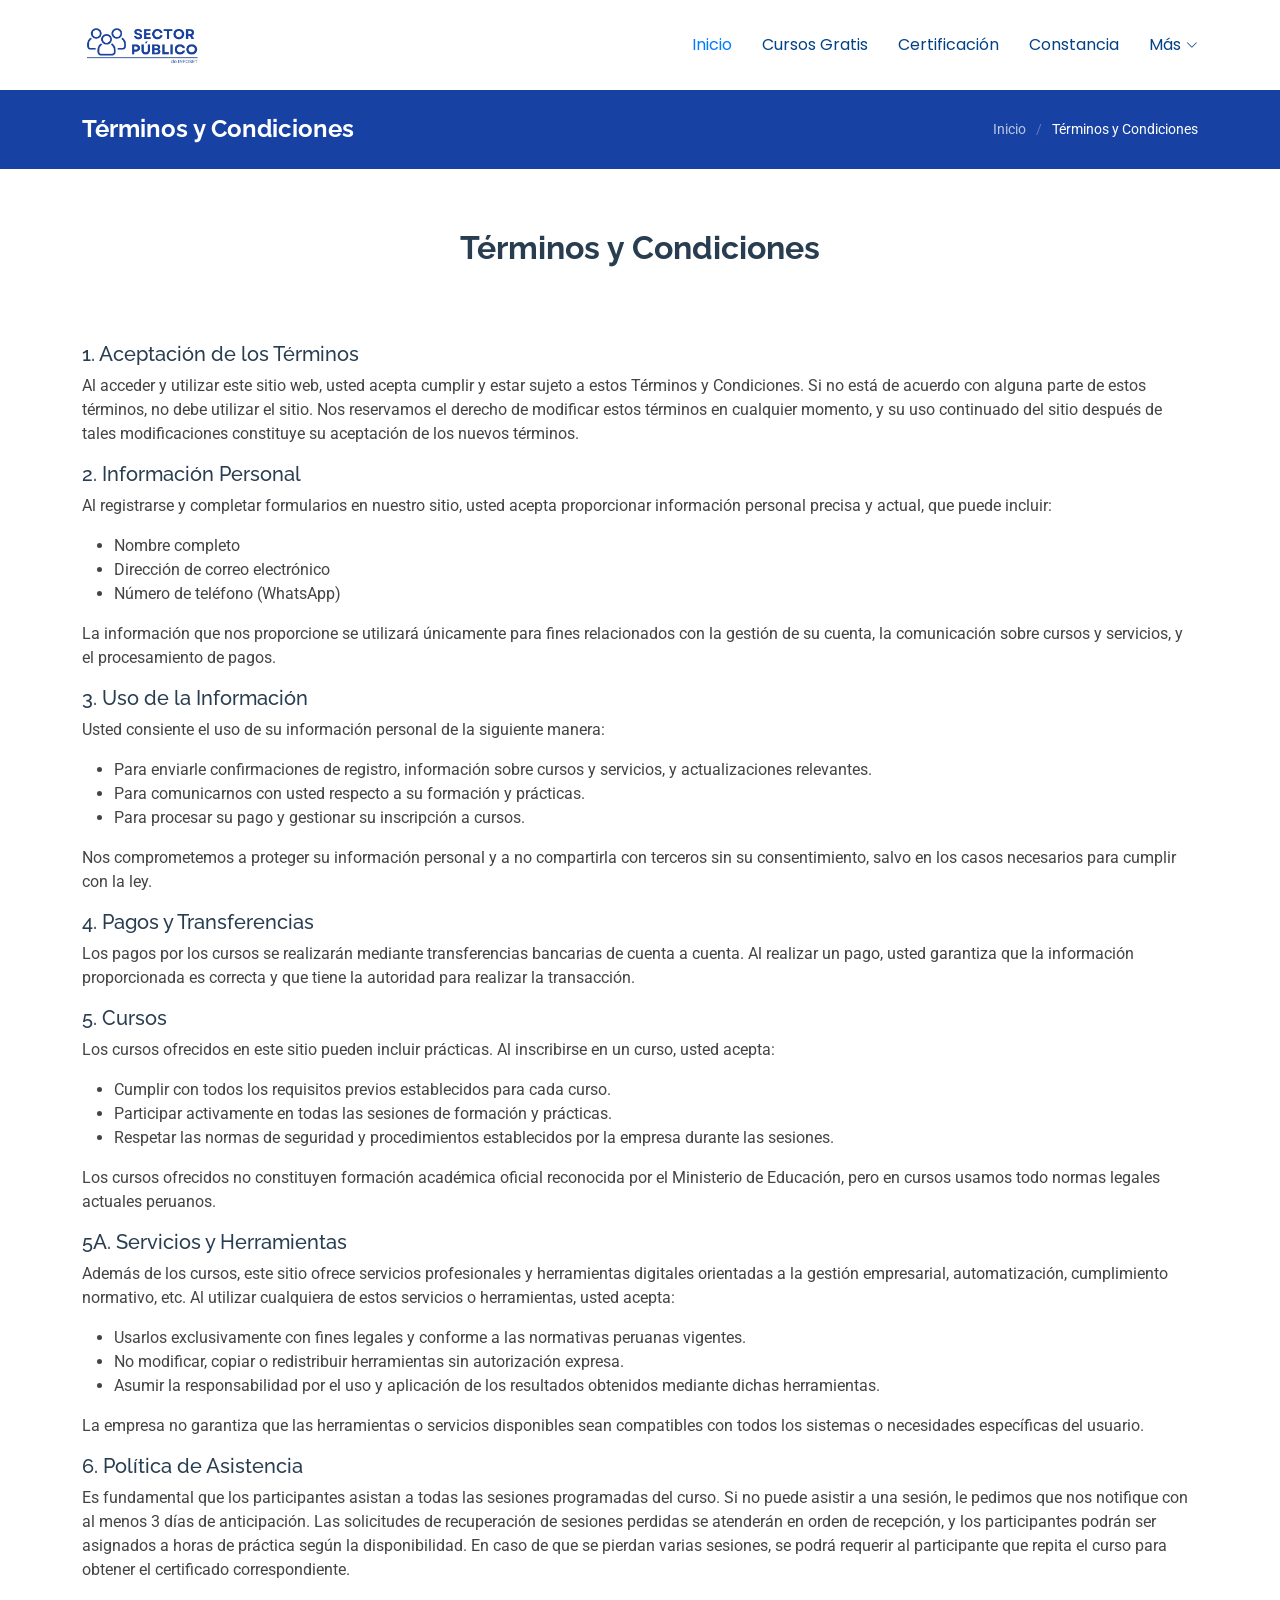
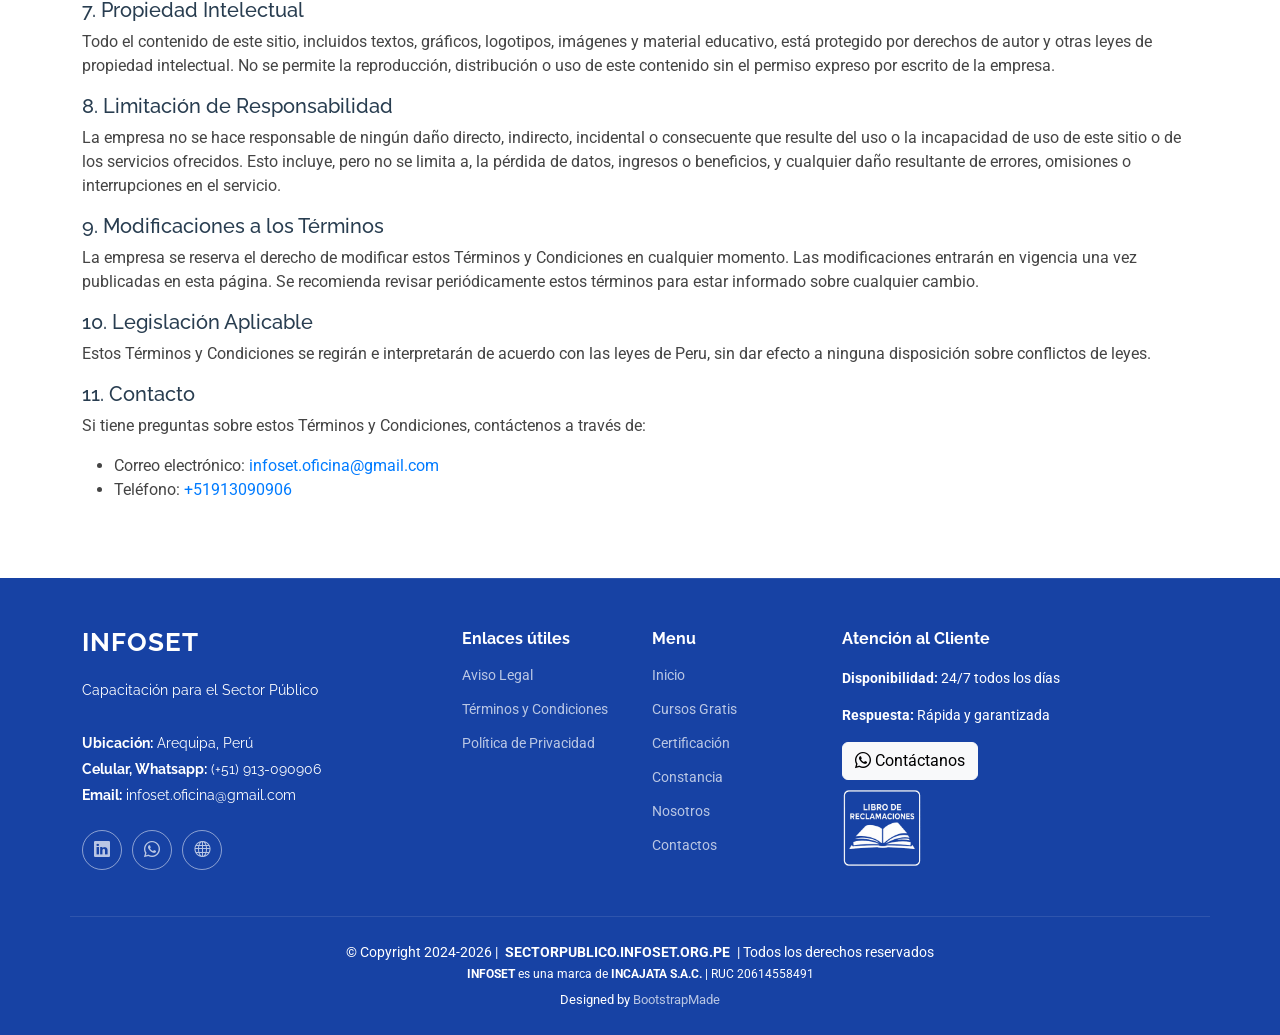
<file: terminos_y_condiciones.html>
<!DOCTYPE html>
<html lang="es">

<head>
  <meta charset="utf-8">
  <meta content="width=device-width, initial-scale=1.0" name="viewport">
  <title>Términos y Condiciones - Sector Público | INFOSET</title>
  <meta name="description"
    content="Consulta los Términos y Condiciones de Sector Público by INFOSET. Conoce las reglas que rigen el uso de nuestros cursos, certificaciones y servicios de capacitación.">
  <meta name="keywords"
    content="términos y condiciones, Sector Público, INFOSET, uso de servicios, regulaciones, políticas, acuerdo de usuario, condiciones de servicio">
  
   <!-- Favicons -->
  <link href="assets/img/favicon.png" rel="icon">
  <link href="assets/img/favicon.png" rel="apple-touch-icon">

  <!-- Fonts -->
  <link href="https://fonts.googleapis.com" rel="preconnect">
  <link href="https://fonts.gstatic.com" rel="preconnect" crossorigin>
  <link
    href="https://fonts.googleapis.com/css2?family=Roboto:ital,wght@0,100;0,300;0,400;0,500;0,700;0,900;1,100;1,300;1,400;1,500;1,700;1,900&family=Poppins:ital,wght@0,100;0,200;0,300;0,400;0,500;0,600;0,700;0,800;0,900;1,100;1,200;1,300;1,400;1,500;1,600;1,700;1,800;1,900&family=Raleway:ital,wght@0,100;0,200;0,300;0,400;0,500;0,600;0,700;0,800;0,900;1,100;1,200;1,300;1,400;1,500;1,600;1,700;1,800;1,900&display=swap"
    rel="stylesheet">

  <!-- Vendor CSS Files -->
  <link href="assets/vendor/bootstrap/css/bootstrap.min.css" rel="stylesheet">
  <link href="assets/vendor/bootstrap-icons/bootstrap-icons.css" rel="stylesheet">
  <link href="assets/vendor/aos/aos.css" rel="stylesheet">
  <link href="assets/vendor/glightbox/css/glightbox.min.css" rel="stylesheet">
  <link href="assets/vendor/swiper/swiper-bundle.min.css" rel="stylesheet">

  <!-- Main CSS File -->
  <link href="assets/css/main.css" rel="stylesheet">

  <!-- =======================================================
  * Template Name: NewBiz
  * Template URL: https://bootstrapmade.com/newbiz-bootstrap-business-template/
  * Updated: Aug 07 2024 with Bootstrap v5.3.3
  * Author: BootstrapMade.com
  * License: https://bootstrapmade.com/license/
  ======================================================== -->
</head>

<body class="index-page">

  <header id="header" class="header d-flex align-items-center sticky-top">
    <div class="container-fluid container-xl position-relative d-flex align-items-center justify-content-between">

      <a href="index.html" class="logo d-flex align-items-center">
        <img src="assets/img/logo.png" alt="">
        <!-- Uncomment the line below if you also wish to use text logo -->
        <!-- <h1 class="sitename">NewBiz</h1>  -->
      </a>

     <nav id="navmenu" class="navmenu">
        <ul>
          <li><a href="index.html" class="active">Inicio</a></li>
          <li><a href="cursos.html"><span>Cursos Gratis</span></a></li>
          <li><a href="certificacion.html">Certificación</a></li>
          <li><a href="http://constancia.infoset.org.pe/" target="_blank">Constancia</a></li>
          <li class="dropdown"><a href="#"><span>Más</span> <i class="bi bi-chevron-down toggle-dropdown"></i></a>
            <ul>
              <li><a href="nosotros.html">Nosotros</a></li>
              <li><a href="contactos.html">Contactos</a></li>
            </ul>
          </li>
        </ul>
        <i class="mobile-nav-toggle d-xl-none bi bi-list"></i>
      </nav>

    </div>
  </header>

  <main class="main">

    <!-- Page Title -->
    <div class="page-title dark-background">
      <div class="container d-lg-flex justify-content-between align-items-center">
        <h1 class="mb-2 mb-lg-0">Términos y Condiciones</h1>
        <nav class="breadcrumbs">
          <ol>
            <li><a href="index.html">Inicio</a></li>
            <li class="current">Términos y Condiciones</li>
          </ol>
        </nav>
      </div>
    </div><!-- End Page Title -->

    <!-- Starter Section Section -->
    <section id="starter-section" class="starter-section section">

      <!-- Section Title -->
      <div class="container section-title" data-aos="fade-up">
        <h2>Términos y Condiciones</h2>
      </div><!-- End Section Title -->

      <div class="container" data-aos="fade-up">

        <h5>1. Aceptación de los Términos</h5>
        <p>Al acceder y utilizar este sitio web, usted acepta cumplir y estar sujeto a estos Términos y Condiciones. Si
          no está de acuerdo con alguna parte de estos términos, no debe utilizar el sitio. Nos reservamos el derecho de
          modificar estos términos en cualquier momento, y su uso continuado del sitio después de tales modificaciones
          constituye su aceptación de los nuevos términos.</p>

        <h5>2. Información Personal</h5>
        <p>Al registrarse y completar formularios en nuestro sitio, usted acepta proporcionar información personal
          precisa y actual, que puede incluir:</p>
        <ul>
          <li>Nombre completo</li>
          <li>Dirección de correo electrónico</li>
          <li>Número de teléfono (WhatsApp)</li>
        </ul>
        <p>La información que nos proporcione se utilizará únicamente para fines relacionados con la gestión de su
          cuenta, la comunicación sobre cursos y servicios, y el procesamiento de pagos.</p>

        <h5>3. Uso de la Información</h5>
        <p>Usted consiente el uso de su información personal de la siguiente manera:</p>
        <ul>
          <li>Para enviarle confirmaciones de registro, información sobre cursos y servicios, y actualizaciones
            relevantes.</li>
          <li>Para comunicarnos con usted respecto a su formación y prácticas.</li>
          <li>Para procesar su pago y gestionar su inscripción a cursos.</li>
        </ul>
        <p>Nos comprometemos a proteger su información personal y a no compartirla con terceros sin su consentimiento,
          salvo en los casos necesarios para cumplir con la ley.</p>

        <h5>4. Pagos y Transferencias</h5>
        <p>Los pagos por los cursos se realizarán mediante transferencias bancarias de cuenta a cuenta. Al realizar un
          pago, usted garantiza que la información proporcionada es correcta y que tiene la autoridad para realizar la
          transacción.</p>

        <h5>5. Cursos</h5>
        <p>Los cursos ofrecidos en este sitio pueden incluir prácticas. Al inscribirse en un curso, usted acepta:</p>
        <ul>
          <li>Cumplir con todos los requisitos previos establecidos para cada curso.</li>
          <li>Participar activamente en todas las sesiones de formación y prácticas.</li>
          <li>Respetar las normas de seguridad y procedimientos establecidos por la empresa durante las sesiones.</li>
        </ul>
        <p>Los cursos ofrecidos no constituyen formación académica oficial reconocida por el Ministerio de Educación,
          pero en cursos usamos todo normas legales actuales peruanos.</p>

        <h5>5A. Servicios y Herramientas</h5>
        <p>Además de los cursos, este sitio ofrece servicios profesionales y herramientas digitales orientadas a la
          gestión empresarial, automatización, cumplimiento normativo, etc. Al utilizar cualquiera de estos servicios o
          herramientas, usted acepta:</p>
        <ul>
          <li>Usarlos exclusivamente con fines legales y conforme a las normativas peruanas vigentes.</li>
          <li>No modificar, copiar o redistribuir herramientas sin autorización expresa.</li>
          <li>Asumir la responsabilidad por el uso y aplicación de los resultados obtenidos mediante dichas
            herramientas.</li>
        </ul>
        <p>La empresa no garantiza que las herramientas o servicios disponibles sean compatibles con todos los sistemas
          o necesidades específicas del usuario.</p>


        <h5>6. Política de Asistencia</h5>
        <p>Es fundamental que los participantes asistan a todas las sesiones programadas del curso. Si no puede asistir
          a una sesión, le pedimos que nos notifique con al menos 3 días de anticipación. Las solicitudes de
          recuperación de sesiones perdidas se atenderán en orden de recepción, y los participantes podrán ser asignados
          a horas de práctica según la disponibilidad. En caso de que se pierdan varias sesiones, se podrá requerir al
          participante que repita el curso para obtener el certificado correspondiente.</p>

        <h5>7. Propiedad Intelectual</h5>
        <p>Todo el contenido de este sitio, incluidos textos, gráficos, logotipos, imágenes y material educativo, está
          protegido por derechos de autor y otras leyes de propiedad intelectual. No se permite la reproducción,
          distribución o uso de este contenido sin el permiso expreso por escrito de la empresa.</p>

        <h5>8. Limitación de Responsabilidad</h5>
        <p>La empresa no se hace responsable de ningún daño directo, indirecto, incidental o consecuente que resulte del
          uso o la incapacidad de uso de este sitio o de los servicios ofrecidos. Esto incluye, pero no se limita a, la
          pérdida de datos, ingresos o beneficios, y cualquier daño resultante de errores, omisiones o interrupciones en
          el servicio.</p>

        <h5>9. Modificaciones a los Términos</h5>
        <p>La empresa se reserva el derecho de modificar estos Términos y Condiciones en cualquier momento. Las
          modificaciones entrarán en vigencia una vez publicadas en esta página. Se recomienda revisar periódicamente
          estos términos para estar informado sobre cualquier cambio.</p>

        <h5>10. Legislación Aplicable</h5>
        <p>Estos Términos y Condiciones se regirán e interpretarán de acuerdo con las leyes de Peru, sin dar efecto a
          ninguna disposición sobre conflictos de leyes.</p>

        <h5>11. Contacto</h5>
        <p>Si tiene preguntas sobre estos Términos y Condiciones, contáctenos a través de:</p>
        <ul>
          <li>Correo electrónico: <a href="mailto:infoset.oficina@gmail.com">infoset.oficina@gmail.com</a></li>
          <li>Teléfono: <a href="tel:+51913090906">+51913090906</a></li>
        </ul>
      </div>

    </section><!-- /Starter Section Section -->

  </main>

  <footer id="footer" class="footer dark-background">

    <div class="container footer-top">
      <div class="row gy-4">
        <div class="col-lg-4 col-md-6 footer-about">
          <a href="index.html" class="logo d-flex align-items-center">
            <span class="sitename">INFOSET</span>
          </a>
          <p>Capacitación para el Sector Público</p>
          <div class="footer-contact pt-3">
            <p><strong>Ubicación:</strong> Arequipa, Perú</p>
            <p><strong>Celular, Whatsapp:</strong><span><a href="tel:+51913090906" style="color: white;"> (+51)
                  913-090906</a></span></p>
            <p><strong>Email:</strong><span> <a href="mailto:infoset.oficina@gmail.com"
                  style="color: white;">infoset.oficina@gmail.com</a> </span></p>
          </div>
          <div class="social-links d-flex mt-4">
            <a href="https://www.linkedin.com/company/infoset-linkedin/" target="_blank"><i
                class="bi bi-linkedin"></i></a>
            <a href="https://wa.me/51913090906" target="_blank"><i class="bi bi-whatsapp"></i></a>
            <a href="http://infoset.org.pe" target="_blank"><i class="bi bi-globe"></i></a>
          </div>
        </div>

        <div class="col-lg-2 col-md-3 footer-links">
          <h4>Enlaces útiles</h4>
          <ul>
            <li><a href="aviso_legal.html">Aviso Legal</a></li>
            <li><a href="terminos_y_condiciones.html">Términos y Condiciones</a></li>
            <li><a href="politica_de_privacidad.html">Política de Privacidad</a></li>
          </ul>
        </div>

        <div class="col-lg-2 col-md-3 footer-links">
          <h4>Menu</h4>
          <ul>
            <li><a href="index.html" class="active">Inicio</a></li>
            <li><a href="cursos.html">Cursos Gratis</a></li>
            <li><a href="certificacion.html">Certificación</a></li>
            <li><a href="https://constancia.infoset.org.pe/">Constancia</a></li>
            <li><a href="nosotros.html">Nosotros</a></li>
            <li><a href="contactos.html">Contactos</a></li>
          </ul>
        </div>

        <div class="col-lg-4 col-md-12 footer-newsletter">
          <h4>Atención al Cliente</h4>
          <p><strong>Disponibilidad:</strong> 24/7 todos los días</p>
          <p><strong>Respuesta:</strong> Rápida y garantizada</p>
          <a href="https://wa.me/51913090906" class="btn btn-light" target="_blank">
            <i class="bi bi-whatsapp"></i> Contáctanos
          </a>
          <br>
          <p class="mt-2">
            <a href="https://infoset.org.pe/libro-reclamaciones.html" target="_blank" title="Libro de Reclamaciones">
              <img src="assets/img/libro_de_reclamaciones.png" alt="Libro de Reclamaciones"
                style="width:80px;height:auto;cursor:pointer;">
            </a>
          </p>
        </div>

      </div>
    </div>

    <div class="container copyright text-center mt-4">
      <p>
        © <span>Copyright 2024-<span id="year"></span> |</span>
        <strong class="px-1 sitename">
          <a href="index.html" style="color: white; text-decoration: none;" onmouseover="this.style.opacity='0.8'"
            onmouseout="this.style.opacity='1'">SECTORPUBLICO.INFOSET.ORG.PE</a>
        </strong>
        <span>| Todos los derechos reservados</span><br>
        <small>
          <strong>INFOSET</strong> es una marca de <strong>INCAJATA S.A.C.</strong> | RUC 20614558491
        </small>
      </p>
      <script>
        document.getElementById('year').textContent = new Date().getFullYear();
      </script>
      <div class="credits">
        <!-- All the links in the footer should remain intact. -->
        <!-- You can delete the links only if you've purchased the pro version. -->
        <!-- Licensing information: https://bootstrapmade.com/license/ -->
        <!-- Purchase the pro version with working PHP/AJAX contact form: [buy-url] -->
        Designed by <a href="https://bootstrapmade.com/">BootstrapMade</a>
      </div>
    </div>

  </footer>

  <!-- Scroll Top -->
  <a href="#" id="scroll-top" class="scroll-top d-flex align-items-center justify-content-center"><i
      class="bi bi-arrow-up-short"></i></a>

  <!-- Preloader -->
  <div id="preloader"></div>

  <!-- Vendor JS Files -->
  <script src="assets/vendor/bootstrap/js/bootstrap.bundle.min.js"></script>
  <script src="assets/vendor/php-email-form/validate.js"></script>
  <script src="assets/vendor/aos/aos.js"></script>
  <script src="assets/vendor/glightbox/js/glightbox.min.js"></script>
  <script src="assets/vendor/purecounter/purecounter_vanilla.js"></script>
  <script src="assets/vendor/imagesloaded/imagesloaded.pkgd.min.js"></script>
  <script src="assets/vendor/isotope-layout/isotope.pkgd.min.js"></script>
  <script src="assets/vendor/swiper/swiper-bundle.min.js"></script>

  <!-- Main JS File -->
  <script src="assets/js/main.js"></script>

</body>

</html>
</file>
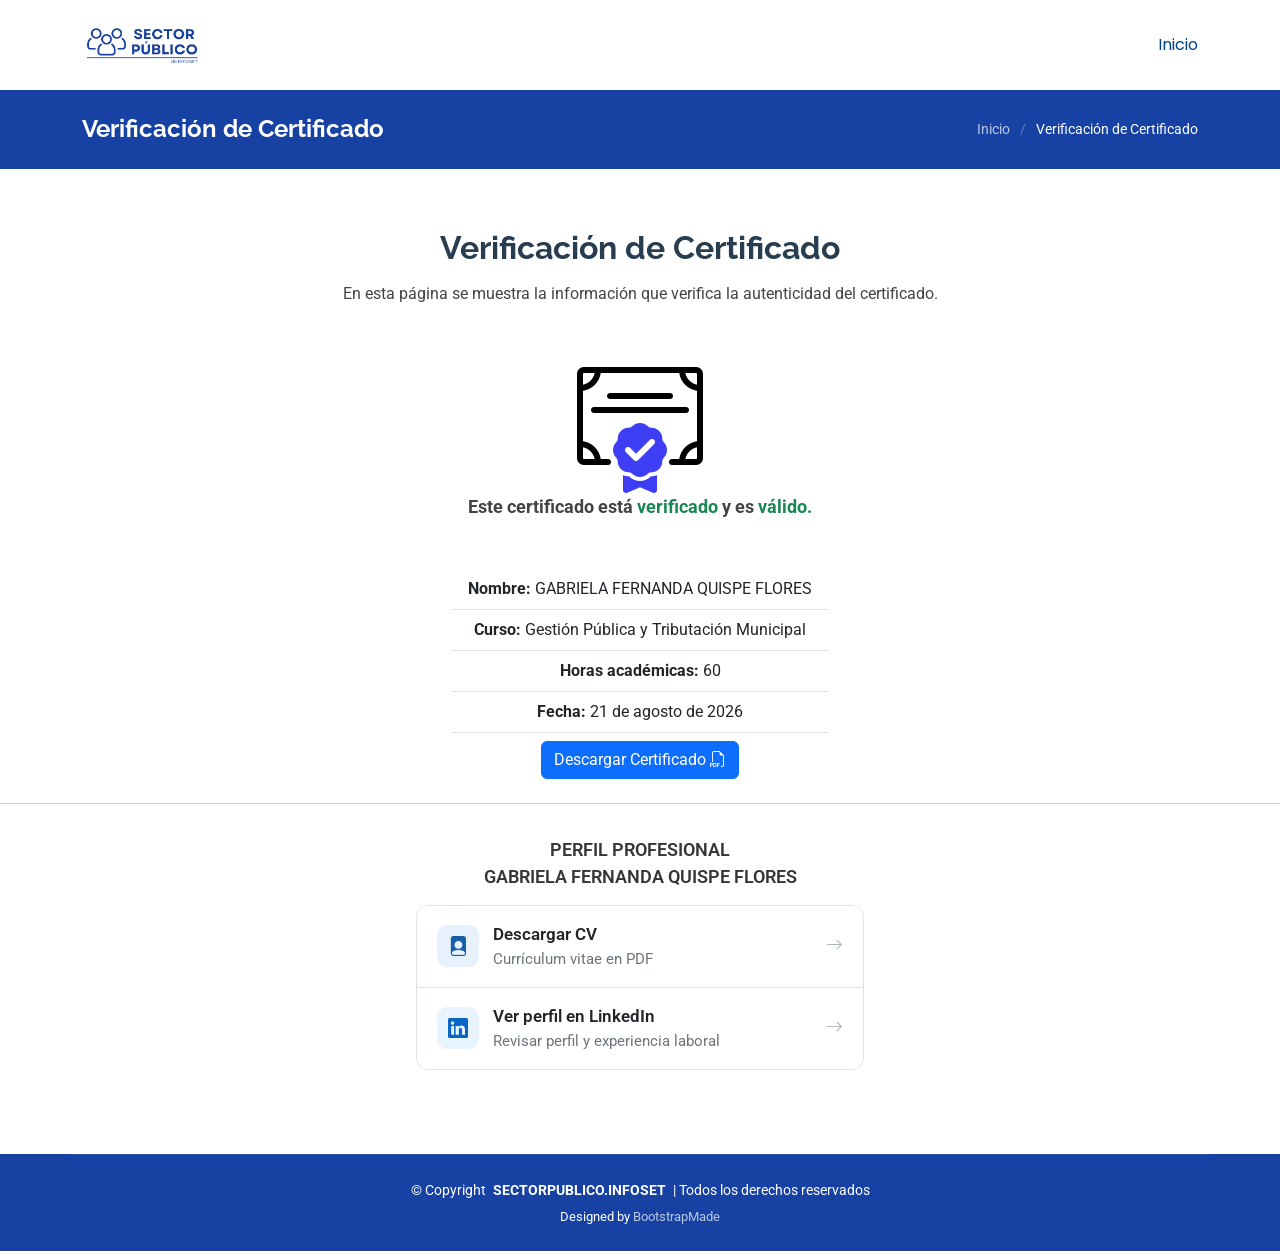
<file: certificados/certificado_0003.html>
<!DOCTYPE html>
<html lang="es">

<head>
  <meta charset="utf-8">
  <meta content="width=device-width, initial-scale=1.0" name="viewport">
  <title>Verificación de Certificado | Sector Público - INFOSET</title>
  <meta name="description" content="Verifique la autenticidad y validez de su certificado de capacitación emitido por INFOSET para cursos y programas de formación del sector público.">
  <meta name="keywords" content="verificación de certificado, certificado sector público, certificados INFOSET, validar certificado, autenticidad de certificado, capacitación sector público, cursos sector público">

  <!-- Favicons -->
  <link href="../assets/img/favicon.png" rel="icon">
  <link href="../assets/img/apple-touch-icon.png" rel="apple-touch-icon">

  <!-- Fonts -->
  <link href="https://fonts.googleapis.com" rel="preconnect">
  <link href="https://fonts.gstatic.com" rel="preconnect" crossorigin>
  <link href="https://fonts.googleapis.com/css2?family=Roboto:ital,wght@0,100;0,300;0,400;0,500;0,700;0,900;1,100;1,300;1,400;1,500;1,700;1,900&family=Poppins:ital,wght@0,100;0,200;0,300;0,400;0,500;0,600;0,700;0,800;0,900;1,100;1,200;1,300;1,400;1,500;1,600;1,700;1,800;1,900&family=Raleway:ital,wght@0,100;0,200;0,300;0,400;0,500;0,600;0,700;0,800;0,900;1,100;1,200;1,300;1,400;1,500;1,600;1,700;1,800;1,900&display=swap" rel="stylesheet">

  <!-- Vendor CSS Files -->
  <link href="../assets/vendor/bootstrap/css/bootstrap.min.css" rel="stylesheet">
  <link href="../assets/vendor/bootstrap-icons/bootstrap-icons.css" rel="stylesheet">
  <link href="../assets/vendor/aos/aos.css" rel="stylesheet">
  <link href="../assets/vendor/glightbox/css/glightbox.min.css" rel="stylesheet">
  <link href="../assets/vendor/swiper/swiper-bundle.min.css" rel="stylesheet">

  <!-- Main CSS File -->
  <link href="../assets/css/main.css" rel="stylesheet">

  <!-- =======================================================
  * Template Name: NewBiz
  * Template URL: https://bootstrapmade.com/newbiz-bootstrap-business-template/
  * Updated: Aug 07 2024 with Bootstrap v5.3.3
  * Author: BootstrapMade.com
  * License: https://bootstrapmade.com/license/
  ======================================================== -->
</head>

<body class="starter-page-page">

  <header id="header" class="header d-flex align-items-center sticky-top">
    <div class="container-fluid container-xl position-relative d-flex align-items-center justify-content-between">

      <a href="../index.html" class="logo d-flex align-items-center">
        <img src="../assets/img/logo.png" alt="">
        <!-- Uncomment the line below if you also wish to use text logo -->
        <!-- <h1 class="sitename">NewBiz</h1>  -->
      </a>

      <nav id="navmenu" class="navmenu">
        <ul>
          <li><a href="../index.html">Inicio</a></li>
        </ul>
        <i class="mobile-nav-toggle d-xl-none bi bi-list"></i>
      </nav>

    </div>
  </header>

  <main class="main">

    <!-- Page Title -->
    <div class="page-title dark-background">
      <div class="container d-lg-flex justify-content-between align-items-center">
        <h1 class="mb-2 mb-lg-0">Verificación de Certificado</h1>
        <nav class="breadcrumbs">
          <ol>
            <li><a href="../index.html">Inicio</a></li>
            <li class="current">Verificación de Certificado</li>
          </ol>
        </nav>
      </div>
    </div><!-- End Page Title -->

    <!-- Starter Section Section -->
  <section id="starter-section" class="starter-section section">

      <!-- Section Title -->
      <div class="container section-title" data-aos="fade-up">
        <h2>Verificación de Certificado</h2>
        <p>En esta página se muestra la información que verifica la autenticidad del certificado.</p>
      </div><!-- End Section Title -->

      <div style="text-align: center;">
        <img src="../assets/img/certificado_v.png" alt="Certificate Validity Icon" style="max-width: 100%; height: auto;">
      </div>
      <p style="text-align: center; font-size: 1.1em;">
        <b>Este certificado está <span class="text-success">verificado</span> y es <span class="text-success">válido.</span></b>
      </p>

      <div class="container d-flex justify-content-center mt-5">
        <ul class="list-group list-group-flush text-center">
          <li class="list-group-item"><b>Nombre:</b> GABRIELA FERNANDA QUISPE FLORES</li>
          <li class="list-group-item"><b>Curso:</b> Gestión Pública y Tributación Municipal</li>
          <li class="list-group-item"><b>Horas académicas:</b> 60</li>
          <li class="list-group-item"><b>Fecha:</b> 21 de agosto de 2026</li>
          <li class="list-group-item"><a href="pdf/Certificado 0003 - GABRIELA FERNANDA QUISPE FLORES.pdf" class="btn btn-primary" target="_blank">
            Descargar Certificado <i class="bi bi-filetype-pdf"></i> 
          </a></li>
        </ul>
      </div>


      <style>
        .prof-section {
          max-width: 480px;
          margin: 2rem auto 0;
          padding: 0 1rem;
        }

        .prof-label {
          font-size: 18px;
          font-weight: 600;
          text-transform: uppercase;
          color: #363637;
          text-align: center;
          margin-bottom: 6x;
        }
        .prof-label-name {
          font-size: 18px;
          font-weight: 600;
          text-transform: uppercase;
          color: #363637;
          text-align: center;
          margin-bottom: 15px;
        }

        .prof-card {
          border: 1px solid #dee2e6;
          border-radius: 12px;
          overflow: hidden;
        }

        .prof-btn {
          display: flex;
          align-items: center;
          gap: 14px;
          padding: 16px 20px;
          background: #fff;
          text-decoration: none;
          color: #212529;
          transition: background 0.15s;
          border-bottom: 1px solid #dee2e6;
        }

        .prof-btn:last-child {
          border-bottom: none;
        }

        .prof-btn:hover {
          background: #f8f9fa;
          text-decoration: none;
          color: #212529;
        }

        .prof-btn:hover .btn-arrow {
          transform: translateX(3px);
        }

        .btn-icon {
          width: 42px;
          height: 42px;
          border-radius: 10px;
          display: flex;
          align-items: center;
          justify-content: center;
          flex-shrink: 0;
          font-size: 20px;
        }

        .btn-icon.cv {
          background: #E6F1FB;
          color: #185FA5;
        }

        .btn-icon.li {
          background: #E8F4FD;
          color: #0A66C2;
        }

        .btn-text strong {
          display: block;
          font-size: 17px;
          font-weight: 600;
          color: #212529;
        }

        .btn-text span {
          display: block;
          font-size: 15px;
          color: #6c757d;
          margin-top: 1px;
        }

        .btn-arrow {
          font-size: 17px;
          color: #adb5bd;
          margin-left: auto;
          transition: transform 0.15s;
          flex-shrink: 0;
        }
      </style>
      <hr>
      <div class="prof-section">
        <div class="prof-label">Perfil Profesional</div>
        <div class="prof-label-name">GABRIELA FERNANDA QUISPE FLORES</div>
        <div class="prof-card">
          <a href="../perfil_profesional/0003/CV.pdf" class="prof-btn" target="_blank">
            <div class="btn-icon cv"><i class="bi bi-file-person-fill"></i></div>
            <div class="btn-text">
              <strong>Descargar CV</strong>
              <span>Currículum vitae en PDF</span>
            </div>
            <i class="bi bi-arrow-right btn-arrow"></i>
          </a>
          <a href="https://www.linkedin.com/" class="prof-btn" target="_blank">
            <div class="btn-icon li"><i class="bi bi-linkedin"></i></div>
            <div class="btn-text">
              <strong>Ver perfil en LinkedIn</strong>
              <span>Revisar perfil y experiencia laboral</span>
            </div>
            <i class="bi bi-arrow-right btn-arrow"></i>
          </a>
        </div>
      </div>
 

  </section><!-- /Starter Section Section -->

  </main>

  <footer id="footer" class="footer dark-background">

    <div class="container copyright text-center mt-4">
      <p>© <span>Copyright</span> <strong class="px-1 sitename">SECTORPUBLICO.INFOSET</strong> |<span> Todos los derechos reservados</span></p>
      <div class="credits">
        <!-- All the links in the footer should remain intact. -->
        <!-- You can delete the links only if you've purchased the pro version. -->
        <!-- Licensing information: https://bootstrapmade.com/license/ -->
        <!-- Purchase the pro version with working PHP/AJAX contact form: [buy-url] -->
        Designed by <a href="https://bootstrapmade.com/">BootstrapMade</a>
      </div>
    </div>

  </footer>

  <!-- Scroll Top -->
  <a href="#" id="scroll-top" class="scroll-top d-flex align-items-center justify-content-center"><i class="bi bi-arrow-up-short"></i></a>

  <!-- Preloader -->
  <div id="preloader"></div>

  <!-- Vendor JS Files -->
  <script src="../assets/vendor/bootstrap/js/bootstrap.bundle.min.js"></script>
  <script src="../assets/vendor/php-email-form/validate.js"></script>
  <script src="../assets/vendor/aos/aos.js"></script>
  <script src="../assets/vendor/glightbox/js/glightbox.min.js"></script>
  <script src="../assets/vendor/purecounter/purecounter_vanilla.js"></script>
  <script src="../assets/vendor/imagesloaded/imagesloaded.pkgd.min.js"></script>
  <script src="../assets/vendor/isotope-layout/isotope.pkgd.min.js"></script>
  <script src="../assets/vendor/swiper/swiper-bundle.min.js"></script>

  <!-- Main JS File -->
  <script src="../assets/js/main.js"></script>

</body>

</html>
</file>
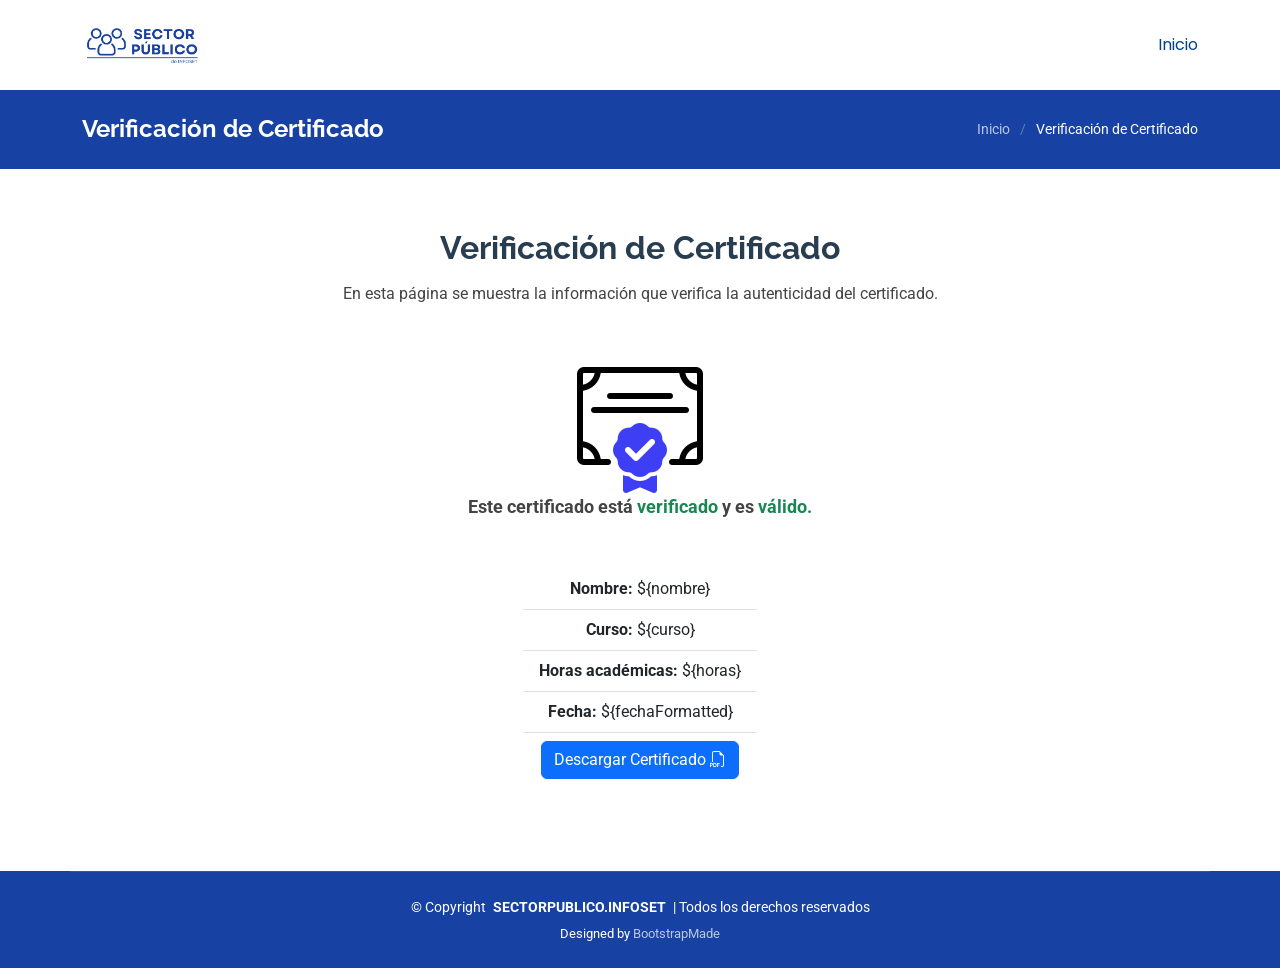
<file: certificados/templado_certificado.html>
<!DOCTYPE html>
<html lang="es">

<head>
  <meta charset="utf-8">
  <meta content="width=device-width, initial-scale=1.0" name="viewport">
  <title>Verificación de Certificado | Sector Público - INFOSET</title>
  <meta name="description" content="Verifique la autenticidad y validez de su certificado de capacitación emitido por INFOSET para cursos y programas de formación del sector público.">
  <meta name="keywords" content="verificación de certificado, certificado sector público, certificados INFOSET, validar certificado, autenticidad de certificado, capacitación sector público, cursos sector público">

  <!-- Favicons -->
  <link href="../assets/img/favicon.png" rel="icon">
  <link href="../assets/img/apple-touch-icon.png" rel="apple-touch-icon">

  <!-- Fonts -->
  <link href="https://fonts.googleapis.com" rel="preconnect">
  <link href="https://fonts.gstatic.com" rel="preconnect" crossorigin>
  <link href="https://fonts.googleapis.com/css2?family=Roboto:ital,wght@0,100;0,300;0,400;0,500;0,700;0,900;1,100;1,300;1,400;1,500;1,700;1,900&family=Poppins:ital,wght@0,100;0,200;0,300;0,400;0,500;0,600;0,700;0,800;0,900;1,100;1,200;1,300;1,400;1,500;1,600;1,700;1,800;1,900&family=Raleway:ital,wght@0,100;0,200;0,300;0,400;0,500;0,600;0,700;0,800;0,900;1,100;1,200;1,300;1,400;1,500;1,600;1,700;1,800;1,900&display=swap" rel="stylesheet">

  <!-- Vendor CSS Files -->
  <link href="../assets/vendor/bootstrap/css/bootstrap.min.css" rel="stylesheet">
  <link href="../assets/vendor/bootstrap-icons/bootstrap-icons.css" rel="stylesheet">
  <link href="../assets/vendor/aos/aos.css" rel="stylesheet">
  <link href="../assets/vendor/glightbox/css/glightbox.min.css" rel="stylesheet">
  <link href="../assets/vendor/swiper/swiper-bundle.min.css" rel="stylesheet">

  <!-- Main CSS File -->
  <link href="../assets/css/main.css" rel="stylesheet">

  <!-- =======================================================
  * Template Name: NewBiz
  * Template URL: https://bootstrapmade.com/newbiz-bootstrap-business-template/
  * Updated: Aug 07 2024 with Bootstrap v5.3.3
  * Author: BootstrapMade.com
  * License: https://bootstrapmade.com/license/
  ======================================================== -->
</head>

<body class="starter-page-page">

  <header id="header" class="header d-flex align-items-center sticky-top">
    <div class="container-fluid container-xl position-relative d-flex align-items-center justify-content-between">

      <a href="index.html" class="logo d-flex align-items-center">
        <img src="../assets/img/logo.png" alt="">
        <!-- Uncomment the line below if you also wish to use text logo -->
        <!-- <h1 class="sitename">NewBiz</h1>  -->
      </a>

      <nav id="navmenu" class="navmenu">
        <ul>
          <li><a href="index.html">Inicio</a></li>
        </ul>
        <i class="mobile-nav-toggle d-xl-none bi bi-list"></i>
      </nav>

    </div>
  </header>

  <main class="main">

    <!-- Page Title -->
    <div class="page-title dark-background">
      <div class="container d-lg-flex justify-content-between align-items-center">
        <h1 class="mb-2 mb-lg-0">Verificación de Certificado</h1>
        <nav class="breadcrumbs">
          <ol>
            <li><a href="index.html">Inicio</a></li>
            <li class="current">Verificación de Certificado</li>
          </ol>
        </nav>
      </div>
    </div><!-- End Page Title -->

    <!-- Starter Section Section -->
    <section id="starter-section" class="starter-section section">

      <!-- Section Title -->
      <div class="container section-title" data-aos="fade-up">
        <h2>Verificación de Certificado</h2>
        <p>En esta página se muestra la información que verifica la autenticidad del certificado.</p>
      </div><!-- End Section Title -->

      <div style="text-align: center;">
        <img src="../assets/img/certificado_v.png" alt="Certificate Validity Icon" style="max-width: 100%; height: auto;">
      </div>
      <p style="text-align: center; font-size: 1.1em;">
        <b>Este certificado está <span class="text-success">verificado</span> y es <span class="text-success">válido.</span></b>
      </p>

      <div class="container d-flex justify-content-center mt-5">
        <ul class="list-group list-group-flush text-center">
          <li class="list-group-item"><b>Nombre:</b> ${nombre}</li>
          <li class="list-group-item"><b>Curso:</b> ${curso}</li>
          <li class="list-group-item"><b>Horas académicas:</b> ${horas}</li>
          <li class="list-group-item"><b>Fecha:</b> ${fechaFormatted}</li>
          <li class="list-group-item"><a href="${pdfUrl}" class="btn btn-primary" target="_blank">
            Descargar Certificado <i class="bi bi-filetype-pdf"></i> 
          </a></li>
        </ul>
      </div>

    </section><!-- /Starter Section Section -->

  </main>

  <footer id="footer" class="footer dark-background">

    <div class="container copyright text-center mt-4">
      <p>© <span>Copyright</span> <strong class="px-1 sitename">SECTORPUBLICO.INFOSET</strong> |<span> Todos los derechos reservados</span></p>
      <div class="credits">
        <!-- All the links in the footer should remain intact. -->
        <!-- You can delete the links only if you've purchased the pro version. -->
        <!-- Licensing information: https://bootstrapmade.com/license/ -->
        <!-- Purchase the pro version with working PHP/AJAX contact form: [buy-url] -->
        Designed by <a href="https://bootstrapmade.com/">BootstrapMade</a>
      </div>
    </div>

  </footer>

  <!-- Scroll Top -->
  <a href="#" id="scroll-top" class="scroll-top d-flex align-items-center justify-content-center"><i class="bi bi-arrow-up-short"></i></a>

  <!-- Preloader -->
  <div id="preloader"></div>

  <!-- Vendor JS Files -->
  <script src="../assets/vendor/bootstrap/js/bootstrap.bundle.min.js"></script>
  <script src="../assets/vendor/php-email-form/validate.js"></script>
  <script src="../assets/vendor/aos/aos.js"></script>
  <script src="../assets/vendor/glightbox/js/glightbox.min.js"></script>
  <script src="../assets/vendor/purecounter/purecounter_vanilla.js"></script>
  <script src="../assets/vendor/imagesloaded/imagesloaded.pkgd.min.js"></script>
  <script src="../assets/vendor/isotope-layout/isotope.pkgd.min.js"></script>
  <script src="../assets/vendor/swiper/swiper-bundle.min.js"></script>

  <!-- Main JS File -->
  <script src="../assets/js/main.js"></script>

</body>

</html>
</file>
<file: assets/css/certificacion.css>
.cert-info-card {
            display: flex;
            gap: 14px;
            align-items: flex-start;
            background: #fff;
            border: 1px solid #dee2e6;
            border-radius: 12px;
            padding: 16px;
            height: 100%;
            transition: box-shadow 0.2s, transform 0.2s;
          }

          .cert-info-card:hover {
            box-shadow: 0 4px 16px rgba(0, 0, 0, 0.08);
            transform: translateY(-2px);
          }

          .cert-info-card--highlight {
            border-color: #86efac;
            background: #f0fdf4;
          }

          .cert-info-icon {
            font-size: 1.6rem;
            color: #185FA5;
            flex-shrink: 0;
            margin-top: 2px;
          }

          .cert-info-icon--green {
            color: #16a34a;
          }

          .cert-info-title {
            font-weight: 600;
            font-size: 0.95rem;
            color: #212529;
            margin-bottom: 4px;
          }

          .cert-info-text {
            font-size: 0.875rem;
            color: #555;
            line-height: 1.5;
          }

          .cert-benefits {
            background: #f8f9fa;
            border: 1px solid #dee2e6;
            border-radius: 12px;
            padding: 20px;
            margin-top: 8px;
          }

          .cert-benefits-title {
            font-size: 1rem;
            font-weight: 600;
            color: #212529;
            display: flex;
            align-items: center;
            gap: 8px;
            margin-bottom: 8px;
          }

          .cert-benefits-title i {
            color: #BA7517;
            font-size: 1.1rem;
          }

          .cert-benefits-intro {
            font-size: 0.875rem;
            color: #555;
          }

          .cert-benefit-item {
            display: flex;
            align-items: flex-start;
            gap: 7px;
            font-size: 0.875rem;
            color: #212529;
            background: #fff;
            border: 1px solid #dee2e6;
            border-radius: 8px;
            padding: 8px 12px;
          }

          .cert-benefit-item i {
            color: #1D9E75;
            font-size: 1rem;
            flex-shrink: 0;
            margin-top: 1px;
          }

          .cert-benefits-footer {
            font-size: 0.8rem;
            color: #6c757d;
            margin-top: 14px;
            padding-top: 12px;
            border-top: 1px solid #dee2e6;
          }

          body {
            background: transparent;
          }

          .plan {
            border: 1px solid #dee2e6;
            border-radius: 12px;
            overflow: hidden;
            transition: box-shadow 0.2s;
          }

          .plan:hover {
            box-shadow: 0 4px 16px rgba(0, 0, 0, 0.10);
            border-color: #378ADD;
            transform: translateY(-2px);
            transition: all 0.2s;
            cursor: pointer;
          }

          .plan.featured:hover {
            border-color: #185FA5;
            box-shadow: 0 4px 20px rgba(24, 95, 165, 0.18);
            transform: translateY(-2px);
            cursor: pointer;
          }

          .plan-left {
            background: #f8f9fa;
            padding: 20px 16px;
            border-right: 1px solid #dee2e6;
            display: flex;
            flex-direction: column;
            justify-content: center;
            min-width: 120px;
          }

          .plan.featured .plan-left {
            background: #E6F1FB;
            border-right-color: #B5D4F4;
          }

          .plan-tier {
            font-size: 10px;
            font-weight: 600;
            text-transform: uppercase;
            letter-spacing: .07em;
            color: #6c757d;
            margin-bottom: 4px;
          }

          .plan.featured .plan-tier {
            color: #185FA5;
          }

          .plan-price {
            font-size: 26px;
            font-weight: 600;
            color: #212529;
            line-height: 1;
          }

          .plan.featured .plan-price {
            color: #185FA5;
          }

          .plan-usd {
            font-size: 10px;
            color: #adb5bd;
            margin-top: 2px;
          }

          .plan-pago {
            font-size: 11px;
            color: #6c757d;
            margin-top: 5px;
          }

          .plan-right {
            padding: 14px 18px;
            display: flex;
            flex-wrap: wrap;
            align-items: center;
            gap: 8px 16px;
          }

          .feat {
            display: flex;
            align-items: center;
            gap: 6px;
            font-size: 13px;
            color: #212529;
            white-space: nowrap;
          }

          .feat i {
            font-size: 15px;
          }

          .ic-yes {
            color: #1D9E75;
          }

          .ic-gold {
            color: #BA7517;
          }

          .feat.gold {
            color: #BA7517;
            font-weight: 600;
          }

          .sep {
            width: 1px;
            height: 16px;
            background: #dee2e6;
          }

          .expand-bar {
            border-top: 1px solid #dee2e6;
            padding: 9px 18px;
            display: flex;
            align-items: center;
            gap: 8px;
            cursor: pointer;
            background: #f8f9fa;
            font-size: 12px;
            color: #6c757d;
            user-select: none;
            transition: background 0.15s;
          }

          .expand-bar:hover {
            background: #e9ecef;
          }

          .expand-bar i.arrow {
            font-size: 13px;
            transition: transform 0.2s;
            margin-left: auto;
          }

          .expand-bar.open i.arrow {
            transform: rotate(180deg);
          }

          .expand-content {
            display: none;
            border-top: 1px solid #dee2e6;
            padding: 16px 18px;
            background: #fff;
          }

          .expand-content.open {
            display: block;
          }

          .preview-item {
            background: #f8f9fa;
            border: 1px solid #dee2e6;
            border-radius: 8px;
            padding: 12px 14px;
          }

          .preview-item i {
            font-size: 20px;
            color: #BA7517;
            display: block;
            margin-bottom: 6px;
          }

          .preview-item strong {
            font-size: 13px;
            font-weight: 600;
            color: #212529;
            display: block;
            margin-bottom: 4px;
          }

          .preview-item p {
            font-size: 12px;
            color: #6c757d;
            margin: 0;
            line-height: 1.4;
          }

          .btn-ejemplo {
            display: inline-flex;
            align-items: center;
            gap: 7px;
            margin-top: 14px;
            padding: 7px 16px;
            border: 1px solid #ced4da;
            border-radius: 8px;
            font-size: 13px;
            color: #185FA5;
            text-decoration: none;
            background: #fff;
            transition: background 0.15s;
          }

          .btn-ejemplo:hover {
            background: #E6F1FB;
            color: #185FA5;
            text-decoration: none;
          }

          .update-note {
            margin-top: 10px;
            background: #fff8ed;
            border: 1px solid #f5c842;
            border-radius: 8px;
            padding: 11px 16px;
            display: flex;
            align-items: flex-start;
            gap: 10px;
            font-size: 13px;
            color: #6c757d;
            line-height: 1.5;
          }

          .update-note i {
            font-size: 16px;
            color: #BA7517;
            margin-top: 1px;
            flex-shrink: 0;
          }

          .pago-yape-body {
            display: flex;
            gap: 1rem;
            align-items: flex-start;
            flex-wrap: wrap;
          }

          .pago-qr {
            width: 200px;
            border-radius: 8px;
            border: 1px solid #dee2e6;
          }

          @media (max-width: 576px) {
            .plan-right {
              flex-direction: column;
              gap: 6px;
            }

            .sep {
              display: none;
            }

            .plan-left {
              min-width: 100px;
              padding: 14px 12px;
            }

            .plan-price {
              font-size: 22px;
            }

            .feat {
              font-size: 12px;
            }

            .expand-bar {
              font-size: 11px;
            }

            .pago-yape-body {
              flex-direction: column;
              align-items: flex-start;
            }

            .pago-qr {
              width: 100%;
              max-width: 200px;
            }
          }

           .pago-wrapper {
            padding: 1rem 0;
          }

          .pago-title {
            font-size: 2rem;
            font-weight: 600;
            margin-bottom: 1.25rem;
            color: var(--bs-body-color);
          }

          .pago-grid {
            display: grid;
            grid-template-columns: repeat(auto-fit, minmax(260px, 1fr));
            gap: 1rem;
            margin-bottom: 1.25rem;
          }

          .pago-card {
            border: 1px solid #dee2e6;
            border-radius: 12px;
            overflow: hidden;
            background: #fff;
          }

          .pago-card-header {
            display: flex;
            align-items: center;
            gap: 8px;
            padding: 0.75rem 1rem;
            font-weight: 600;
            font-size: 1rem;
            color: #fff;
          }

          .pago-mp {
            background: #009ee3;
          }

          .pago-bcp {
            background: #002e6d;
          }

          .pago-yape {
            background: #6c2d8e;
          }

          .pago-card-body {
            padding: 1rem;
          }

          .pago-desc {
            font-size: 0.875rem;
            color: #555;
            margin-bottom: 0.75rem;
          }

          .pago-table {
            width: 100%;
            font-size: 0.875rem;
            border-collapse: collapse;
          }

          .pago-table tr td {
            padding: 5px 4px;
            vertical-align: top;
          }

          .pago-table tr td:first-child {
            color: #777;
            width: 45%;
          }

          .pago-card-footer {
            background: #fff8e1;
            border-top: 1px solid #ffe082;
            padding: 0.6rem 1rem;
            font-size: 0.8rem;
            color: #7a5900;
          }

          .pago-yape-body {
            display: flex;
            gap: 1rem;
            align-items: flex-start;
          }

          .pago-qr {
            width: 100px;
            border-radius: 8px;
            border: 1px solid #dee2e6;
          }

          .pago-whatsapp {
            background: #f0fdf4;
            border: 1px solid #86efac;
            border-radius: 12px;
            padding: 1rem 1.25rem;
            display: flex;
            align-items: center;
            justify-content: space-between;
            gap: 1rem;
            flex-wrap: wrap;
          }

          .pago-whatsapp-text {
            display: flex;
            gap: 10px;
            align-items: flex-start;
            font-size: 0.9rem;
            color: #166534;
            flex: 1;
          }

          .pago-whatsapp-icon {
            font-size: 1.4rem;
            color: #16a34a;
            flex-shrink: 0;
            margin-top: 2px;
          }

          .cert-example-block {
            background: #f8f9fa;
            border: 1px solid #dee2e6;
            border-radius: 12px;
            padding: 20px;
            display: flex;
            flex-direction: column;
            gap: 16px;
            align-items: center;
          }

          .cert-example-text {
            font-size: 0.9rem;
            color: #555;
            line-height: 1.6;
            text-align: center;
            max-width: 600px;
          }

          .cert-example-img {
            border-radius: 8px;
            border: 1px solid #dee2e6;
            box-shadow: 0 2px 12px rgba(0, 0, 0, 0.08);
            max-width: 600px;
            width: 100%;
          }

          .cert-lista-block {
            background: #f8f9fa;
            border: 1px solid #dee2e6;
            border-radius: 12px;
            padding: 20px;
            display: flex;
            flex-wrap: wrap;
            gap: 20px;
            align-items: center;
            justify-content: space-between;
          }

          .cert-lista-text {
            flex: 1;
            min-width: 240px;
          }

          .cert-lista-text p {
            font-size: 0.875rem;
            color: #555;
            margin-bottom: 12px;
          }

          .cert-lista-features {
            display: flex;
            flex-wrap: wrap;
            gap: 8px;
          }

          .cert-lista-feat {
            display: flex;
            align-items: center;
            gap: 6px;
            font-size: 0.8rem;
            color: #212529;
            background: #fff;
            border: 1px solid #dee2e6;
            border-radius: 20px;
            padding: 4px 12px;
          }

          .cert-lista-feat i {
            color: #1D9E75;
          }

          .cert-lista-btn-wrap {
            flex-shrink: 0;
          }

          .cert-obtener-block {
            background: #f8f9fa;
            border: 1px solid #dee2e6;
            border-radius: 12px;
            padding: 24px;
          }

          .cert-obtener-steps {
            display: flex;
            flex-wrap: wrap;
            align-items: center;
            justify-content: center;
            gap: 8px;
          }

          .cert-step {
            display: flex;
            flex-direction: column;
            align-items: center;
            gap: 8px;
            background: #fff;
            border: 1px solid #dee2e6;
            border-radius: 12px;
            padding: 14px 16px;
            text-align: center;
            max-width: 140px;
            flex: 1;
            min-width: 110px;
          }

          .cert-step-num {
            width: 32px;
            height: 32px;
            border-radius: 50%;
            background: #185FA5;
            color: #fff;
            font-weight: 600;
            font-size: 0.9rem;
            display: flex;
            align-items: center;
            justify-content: center;
            flex-shrink: 0;
          }

          .cert-step-text {
            font-size: 0.8rem;
            color: #555;
            line-height: 1.4;
          }

          .cert-step-arrow {
            color: #adb5bd;
            font-size: 1.1rem;
            flex-shrink: 0;
          }

          @media (max-width: 576px) {
            .cert-step-arrow {
              display: none;
            }

            .cert-obtener-steps {
              gap: 10px;
            }

            .cert-lista-btn-wrap {
              width: 100%;
              text-align: center;
            }
          }
</file>
<file: assets/css/main.css>
/**
* Template Name: NewBiz
* Template URL: https://bootstrapmade.com/newbiz-bootstrap-business-template/
* Updated: Aug 07 2024 with Bootstrap v5.3.3
* Author: BootstrapMade.com
* License: https://bootstrapmade.com/license/
*/

/*--------------------------------------------------------------
# Font & Color Variables
# Help: https://bootstrapmade.com/color-system/
--------------------------------------------------------------*/
/* Fonts */
:root {
  --default-font: "Roboto",  system-ui, -apple-system, "Segoe UI", Roboto, "Helvetica Neue", Arial, "Noto Sans", "Liberation Sans", sans-serif, "Apple Color Emoji", "Segoe UI Emoji", "Segoe UI Symbol", "Noto Color Emoji";
  --heading-font: "Raleway",  sans-serif;
  --nav-font: "Poppins",  sans-serif;
}

/* Global Colors - The following color variables are used throughout the website. Updating them here will change the color scheme of the entire website */
:root { 
  --background-color: #ffffff; /* Background color for the entire website, including individual sections */
  --default-color: #444444; /* Default color used for the majority of the text content across the entire website */
  --heading-color: #283d50; /* Color for headings, subheadings and title throughout the website */
  --accent-color: #007bff; /* Accent color that represents your brand on the website. It's used for buttons, links, and other elements that need to stand out */
  --surface-color: #ffffff; /* The surface color is used as a background of boxed elements within sections, such as cards, icon boxes, or other elements that require a visual separation from the global background. */
  --contrast-color: #ffffff; /* Contrast color for text, ensuring readability against backgrounds of accent, heading, or default colors. */
}

/* Nav Menu Colors - The following color variables are used specifically for the navigation menu. They are separate from the global colors to allow for more customization options */
:root {
  --nav-color: #024286;  /* The default color of the main navmenu links */
  --nav-hover-color: #007bff; /* Applied to main navmenu links when they are hovered over or active */
  --nav-mobile-background-color: #ffffff; /* Used as the background color for mobile navigation menu */
  --nav-dropdown-background-color: #ffffff; /* Used as the background color for dropdown items that appear when hovering over primary navigation items */
  --nav-dropdown-color: #444444; /* Used for navigation links of the dropdown items in the navigation menu. */
  --nav-dropdown-hover-color: #007bff; /* Similar to --nav-hover-color, this color is applied to dropdown navigation links when they are hovered over. */
}

/* Color Presets - These classes override global colors when applied to any section or element, providing reuse of the sam color scheme. */

.light-background {
  --background-color: #ecf5ff;
  --surface-color: #ffffff;
}

.dark-background {
  --background-color: #1742a4;
  --default-color: #ffffff;
  --heading-color: #ffffff;
  --surface-color: #0d358f;
  --contrast-color: #ffffff;
}

/* Smooth scroll */
:root {
  scroll-behavior: smooth;
}

/*--------------------------------------------------------------
# General Styling & Shared Classes
--------------------------------------------------------------*/
body {
  color: var(--default-color);
  background-color: var(--background-color);
  font-family: var(--default-font);
}

a {
  color: var(--accent-color);
  text-decoration: none;
  transition: 0.3s;
}

a:hover {
  color: color-mix(in srgb, var(--accent-color), transparent 25%);
  text-decoration: none;
}

h1,
h2,
h3,
h4,
h5,
h6 {
  color: var(--heading-color);
  font-family: var(--heading-font);
}

/* PHP Email Form Messages
------------------------------*/
.php-email-form .error-message {
  display: none;
  background: #df1529;
  color: #ffffff;
  text-align: left;
  padding: 15px;
  margin-bottom: 24px;
  font-weight: 600;
}

.php-email-form .sent-message {
  display: none;
  color: #ffffff;
  background: #059652;
  text-align: center;
  padding: 15px;
  margin-bottom: 24px;
  font-weight: 600;
}

.php-email-form .loading {
  display: none;
  background: var(--surface-color);
  text-align: center;
  padding: 15px;
  margin-bottom: 24px;
}

.php-email-form .loading:before {
  content: "";
  display: inline-block;
  border-radius: 50%;
  width: 24px;
  height: 24px;
  margin: 0 10px -6px 0;
  border: 3px solid var(--accent-color);
  border-top-color: var(--surface-color);
  animation: php-email-form-loading 1s linear infinite;
}

@keyframes php-email-form-loading {
  0% {
    transform: rotate(0deg);
  }

  100% {
    transform: rotate(360deg);
  }
}

/* Pulsating Play Button
------------------------------*/
.pulsating-play-btn {
  width: 94px;
  height: 94px;
  background: radial-gradient(var(--accent-color) 50%, color-mix(in srgb, var(--accent-color), transparent 75%) 52%);
  border-radius: 50%;
  display: block;
  position: relative;
  overflow: hidden;
}

.pulsating-play-btn:before {
  content: "";
  position: absolute;
  width: 120px;
  height: 120px;
  animation-delay: 0s;
  animation: pulsate-play-btn 2s;
  animation-direction: forwards;
  animation-iteration-count: infinite;
  animation-timing-function: steps;
  opacity: 1;
  border-radius: 50%;
  border: 5px solid color-mix(in srgb, var(--accent-color), transparent 30%);
  top: -15%;
  left: -15%;
  background: rgba(198, 16, 0, 0);
}

.pulsating-play-btn:after {
  content: "";
  position: absolute;
  left: 50%;
  top: 50%;
  transform: translateX(-40%) translateY(-50%);
  width: 0;
  height: 0;
  border-top: 10px solid transparent;
  border-bottom: 10px solid transparent;
  border-left: 15px solid #fff;
  z-index: 100;
  transition: all 400ms cubic-bezier(0.55, 0.055, 0.675, 0.19);
}

.pulsating-play-btn:hover:before {
  content: "";
  position: absolute;
  left: 50%;
  top: 50%;
  transform: translateX(-40%) translateY(-50%);
  width: 0;
  height: 0;
  border: none;
  border-top: 10px solid transparent;
  border-bottom: 10px solid transparent;
  border-left: 15px solid #fff;
  z-index: 200;
  animation: none;
  border-radius: 0;
}

.pulsating-play-btn:hover:after {
  border-left: 15px solid var(--accent-color);
  transform: scale(20);
}

@keyframes pulsate-play-btn {
  0% {
    transform: scale(0.6, 0.6);
    opacity: 1;
  }

  100% {
    transform: scale(1, 1);
    opacity: 0;
  }
}

/*--------------------------------------------------------------
# Global Header
--------------------------------------------------------------*/
.header {
  color: var(--default-color);
  background-color: var(--background-color);
  padding: 15px 0;
  transition: all 0.5s;
  z-index: 997;
}

.header .logo {
  line-height: 1;
}

.header .logo img {
  max-height:43px;
  margin-right: 8px;
}

.header .logo h1 {
  font-size: 30px;
  margin: 0;
  font-weight: 700;
  color: var(--heading-color);
}

.scrolled .header {
  box-shadow: 0px 0 18px rgba(0, 0, 0, 0.1);
}

/*--------------------------------------------------------------
# Navigation Menu
--------------------------------------------------------------*/
/* Navmenu - Desktop */
@media (min-width: 1200px) {
  .navmenu {
    padding: 0;
  }

  .navmenu ul {
    margin: 0;
    padding: 0;
    display: flex;
    list-style: none;
    align-items: center;
  }

  .navmenu li {
    position: relative;
  }

  .navmenu a,
  .navmenu a:focus {
    color: var(--nav-color);
    padding: 18px 15px;
    font-size: 16px;
    font-family: var(--nav-font);
    font-weight: 400;
    display: flex;
    align-items: center;
    justify-content: space-between;
    white-space: nowrap;
    transition: 0.3s;
  }

  .navmenu a i,
  .navmenu a:focus i {
    font-size: 12px;
    line-height: 0;
    margin-left: 5px;
    transition: 0.3s;
  }

  .navmenu li:last-child a {
    padding-right: 0;
  }

  .navmenu li:hover>a,
  .navmenu .active,
  .navmenu .active:focus {
    color: var(--nav-hover-color);
  }

  .navmenu .dropdown ul {
    margin: 0;
    padding: 10px 0;
    background: var(--nav-dropdown-background-color);
    display: block;
    position: absolute;
    visibility: hidden;
    left: 14px;
    top: 130%;
    opacity: 0;
    transition: 0.3s;
    border-radius: 4px;
    z-index: 99;
    box-shadow: 0px 0px 30px rgba(0, 0, 0, 0.1);
  }

  .navmenu .dropdown ul li {
    min-width: 200px;
  }

  .navmenu .dropdown ul a {
    padding: 5px 10px;
    font-size: 14px;
    text-transform: none;
    color: var(--nav-dropdown-color);
  }

  .navmenu .dropdown ul a i {
    font-size: 12px;
  }

  .navmenu .dropdown ul a:hover,
  .navmenu .dropdown ul .active:hover,
  .navmenu .dropdown ul li:hover>a {
    color: var(--nav-dropdown-hover-color);
  }

  .navmenu .dropdown:hover>ul {
    opacity: 1;
    top: 100%;
    visibility: visible;
  }

  .navmenu .dropdown .dropdown ul {
    top: 0;
    left: -90%;
    visibility: hidden;
  }

  .navmenu .dropdown .dropdown:hover>ul {
    opacity: 1;
    top: 0;
    left: -100%;
    visibility: visible;
  }
}

/* Navmenu - Mobile */
@media (max-width: 1199px) {
  .mobile-nav-toggle {
    color: var(--nav-color);
    font-size: 28px;
    line-height: 0;
    margin-right: 10px;
    cursor: pointer;
    transition: color 0.3s;
  }

  .navmenu {
    padding: 0;
    z-index: 9997;
  }

  .navmenu ul {
    display: none;
    list-style: none;
    position: absolute;
    inset: 60px 20px 20px 20px;
    padding: 10px 0;
    margin: 0;
    border-radius: 6px;
    background-color: var(--nav-mobile-background-color);
    overflow-y: auto;
    transition: 0.3s;
    z-index: 9998;
    box-shadow: 0px 0px 30px rgba(0, 0, 0, 0.1);
  }

  .navmenu a,
  .navmenu a:focus {
    color: var(--nav-dropdown-color);
    padding: 10px 20px;
    font-family: var(--nav-font);
    font-size: 17px;
    font-weight: 500;
    display: flex;
    align-items: center;
    justify-content: space-between;
    white-space: nowrap;
    transition: 0.3s;
  }

  .navmenu a i,
  .navmenu a:focus i {
    font-size: 12px;
    line-height: 0;
    margin-left: 5px;
    width: 30px;
    height: 30px;
    display: flex;
    align-items: center;
    justify-content: center;
    border-radius: 50%;
    transition: 0.3s;
    background-color: color-mix(in srgb, var(--accent-color), transparent 90%);
  }

  .navmenu a i:hover,
  .navmenu a:focus i:hover {
    background-color: var(--accent-color);
    color: var(--contrast-color);
  }

  .navmenu a:hover,
  .navmenu .active,
  .navmenu .active:focus {
    color: var(--nav-dropdown-hover-color);
  }

  .navmenu .active i,
  .navmenu .active:focus i {
    background-color: var(--accent-color);
    color: var(--contrast-color);
    transform: rotate(180deg);
  }

  .navmenu .dropdown ul {
    position: static;
    display: none;
    z-index: 99;
    padding: 10px 0;
    margin: 10px 20px;
    background-color: var(--nav-dropdown-background-color);
    border: 1px solid color-mix(in srgb, var(--default-color), transparent 90%);
    box-shadow: none;
    transition: all 0.5s ease-in-out;
  }

  .navmenu .dropdown ul ul {
    background-color: rgba(33, 37, 41, 0.1);
  }

  .navmenu .dropdown>.dropdown-active {
    display: block;
    background-color: rgba(33, 37, 41, 0.03);
  }

  .mobile-nav-active {
    overflow: hidden;
  }

  .mobile-nav-active .mobile-nav-toggle {
    color: #fff;
    position: absolute;
    font-size: 32px;
    top: 15px;
    right: 15px;
    margin-right: 0;
    z-index: 9999;
  }

  .mobile-nav-active .navmenu {
    position: fixed;
    overflow: hidden;
    inset: 0;
    background: rgba(33, 37, 41, 0.8);
    transition: 0.3s;
  }

  .mobile-nav-active .navmenu>ul {
    display: block;
  }
}

/*--------------------------------------------------------------
# Global Footer
--------------------------------------------------------------*/
.footer {
  color: var(--default-color);
  background-color: var(--background-color);
  font-size: 14px;
  position: relative;
}

.footer .footer-top {
  padding-top: 50px;
  border-top: 1px solid color-mix(in srgb, var(--default-color), transparent 90%);
}

.footer .footer-about .logo {
  line-height: 1;
  margin-bottom: 25px;
}

.footer .footer-about .logo img {
  max-height: 40px;
  margin-right: 6px;
}

.footer .footer-about .logo span {
  font-size: 26px;
  font-weight: 700;
  letter-spacing: 1px;
  font-family: var(--heading-font);
  color: var(--heading-color);
}

.footer .footer-about p {
  font-size: 14px;
  font-family: var(--heading-font);
}

.footer .social-links a {
  display: flex;
  align-items: center;
  justify-content: center;
  width: 40px;
  height: 40px;
  border-radius: 50%;
  border: 1px solid color-mix(in srgb, var(--default-color), transparent 50%);
  font-size: 16px;
  color: color-mix(in srgb, var(--default-color), transparent 30%);
  margin-right: 10px;
  transition: 0.3s;
}

.footer .social-links a:hover {
  color: var(--accent-color);
  border-color: var(--accent-color);
}

.footer h4 {
  font-size: 16px;
  font-weight: bold;
  position: relative;
  padding-bottom: 12px;
}

.footer .footer-links {
  margin-bottom: 30px;
}

.footer .footer-links ul {
  list-style: none;
  padding: 0;
  margin: 0;
}

.footer .footer-links ul i {
  padding-right: 2px;
  font-size: 12px;
  line-height: 0;
}

.footer .footer-links ul li {
  padding: 10px 0;
  display: flex;
  align-items: center;
}

.footer .footer-links ul li:first-child {
  padding-top: 0;
}

.footer .footer-links ul a {
  color: color-mix(in srgb, var(--default-color), transparent 30%);
  display: inline-block;
  line-height: 1;
}

.footer .footer-links ul a:hover {
  color: var(--accent-color);
}

.footer .footer-contact p {
  margin-bottom: 5px;
}

.footer .footer-newsletter .newsletter-form {
  margin-top: 30px;
  margin-bottom: 15px;
  padding: 6px 8px;
  position: relative;
  border-radius: 4px;
  border: 1px solid color-mix(in srgb, var(--default-color), transparent 80%);
  display: flex;
  background-color: var(--background-color);
  transition: 0.3s;
}

.footer .footer-newsletter .newsletter-form:focus-within {
  border-color: var(--accent-color);
}

.footer .footer-newsletter .newsletter-form input[type=email] {
  border: 0;
  padding: 4px;
  width: 100%;
  background-color: var(--background-color);
  color: var(--default-color);
}

.footer .footer-newsletter .newsletter-form input[type=email]:focus-visible {
  outline: none;
}

.footer .footer-newsletter .newsletter-form input[type=submit] {
  border: 0;
  font-size: 16px;
  padding: 0 20px;
  margin: -7px -8px -7px 0;
  background: var(--accent-color);
  color: var(--contrast-color);
  transition: 0.3s;
  border-radius: 0 4px 4px 0;
}

.footer .footer-newsletter .newsletter-form input[type=submit]:hover {
  background: color-mix(in srgb, var(--accent-color), transparent 20%);
}

.footer .copyright {
  padding: 25px 0;
  border-top: 1px solid color-mix(in srgb, var(--default-color), transparent 90%);
}

.footer .copyright p {
  margin-bottom: 0;
}

.footer .credits {
  margin-top: 6px;
  font-size: 13px;
}

.footer .credits a {
  color: color-mix(in srgb, var(--default-color), transparent 30%);
}

/*--------------------------------------------------------------
# Preloader
--------------------------------------------------------------*/
#preloader {
  position: fixed;
  inset: 0;
  z-index: 9999;
  overflow: hidden;
  background-color: var(--background-color);
  transition: all 0.6s ease-out;
}

#preloader:before {
  content: "";
  position: fixed;
  top: calc(50% - 30px);
  left: calc(50% - 30px);
  border: 6px solid var(--accent-color);
  border-top-color: color-mix(in srgb, var(--accent-color), transparent 90%);
  border-radius: 50%;
  width: 60px;
  height: 60px;
  animation: animate-preloader 1s linear infinite;
}

@keyframes animate-preloader {
  0% {
    transform: rotate(0deg);
  }

  100% {
    transform: rotate(360deg);
  }
}

/*--------------------------------------------------------------
# Scroll Top Button
--------------------------------------------------------------*/
.scroll-top {
  position: fixed;
  visibility: hidden;
  opacity: 0;
  right: 15px;
  bottom: -15px;
  z-index: 99999;
  background-color: var(--accent-color);
  width: 44px;
  height: 44px;
  border-radius: 50px;
  transition: all 0.4s;
}

.scroll-top i {
  font-size: 24px;
  color: var(--contrast-color);
  line-height: 0;
}

.scroll-top:hover {
  background-color: color-mix(in srgb, var(--accent-color), transparent 20%);
  color: var(--contrast-color);
}

.scroll-top.active {
  visibility: visible;
  opacity: 1;
  bottom: 15px;
}

/*--------------------------------------------------------------
# Disable aos animation delay on mobile devices
--------------------------------------------------------------*/
@media screen and (max-width: 768px) {
  [data-aos-delay] {
    transition-delay: 0 !important;
  }
}

/*--------------------------------------------------------------
# Global Page Titles & Breadcrumbs
--------------------------------------------------------------*/
.page-title {
  color: var(--default-color);
  background-color: var(--background-color);
  padding: 25px 0;
  position: relative;
}

.page-title h1 {
  font-size: 24px;
  font-weight: 700;
}

.page-title .breadcrumbs a {
  color: color-mix(in srgb, var(--default-color), transparent 30%);
}

.page-title .breadcrumbs ol {
  display: flex;
  flex-wrap: wrap;
  list-style: none;
  padding: 0;
  margin: 0;
  font-size: 14px;
  font-weight: 400;
}

.page-title .breadcrumbs ol li+li {
  padding-left: 10px;
}

.page-title .breadcrumbs ol li+li::before {
  content: "/";
  display: inline-block;
  padding-right: 10px;
  color: color-mix(in srgb, var(--default-color), transparent 70%);
}

/*--------------------------------------------------------------
# Global Sections
--------------------------------------------------------------*/
section,
.section {
  color: var(--default-color);
  background-color: var(--background-color);
  padding: 60px 0;
  scroll-margin-top: 90px;
  overflow: clip;
}

@media (max-width: 1199px) {

  section,
  .section {
    scroll-margin-top: 58px;
  }
}

/*--------------------------------------------------------------
# Global Section Titles
--------------------------------------------------------------*/
.section-title {
  text-align: center;
  padding-bottom: 60px;
  position: relative;
}

.section-title h2 {
  font-size: 32px;
  font-weight: 700;
  margin-bottom: 15px;
}

.section-title p {
  margin-bottom: 0;
}

/*--------------------------------------------------------------
# Hero Section
--------------------------------------------------------------*/
.hero {
  width: 100%;
  min-height: 90vh;
  position: relative;
  padding: 120px 0;
  display: flex;
  align-items: center;
  background: url(../img/hero-bg.png) center bottom no-repeat;
  background-size: cover;
}

@media (max-width: 1200px) {
  .hero {
    padding: 60px 0;
  }
}

.hero h1 {
  margin: 0;
  font-size: 48px;
  font-weight: 700;
  line-height: 56px;
}

.hero p {
  color: color-mix(in srgb, var(--default-color), transparent 30%);
  margin: 5px 0 30px 0;
  font-size: 20px;
  font-weight: 400;
}

.hero .btn-get-started {
  color: var(--contrast-color);
  background: var(--accent-color);
  font-family: var(--heading-font);
  font-weight: 400;
  font-size: 15px;
  letter-spacing: 1px;
  display: inline-block;
  padding: 10px 28px 12px 28px;
  border-radius: 50px;
  transition: 0.5s;
  box-shadow: 0 8px 28px rgba(0, 0, 0, 0.1);
}

.hero .btn-get-started:hover {
  color: var(--contrast-color);
  background: color-mix(in srgb, var(--accent-color), transparent 15%);
  box-shadow: 0 8px 28px rgba(0, 0, 0, 0.1);
}

.hero .btn-watch-video {
  font-size: 16px;
  transition: 0.5s;
  margin-left: 25px;
  color: var(--default-color);
  font-weight: 600;
}

.hero .btn-watch-video i {
  color: var(--accent-color);
  font-size: 32px;
  transition: 0.3s;
  line-height: 0;
  margin-right: 8px;
}

.hero .btn-watch-video:hover {
  color: var(--accent-color);
}

.hero .btn-watch-video:hover i {
  color: color-mix(in srgb, var(--accent-color), transparent 15%);
}

.hero .animated {
  animation: up-down 2s ease-in-out infinite alternate-reverse both;
}

@media (max-width: 640px) {
  .hero h1 {
    font-size: 28px;
    line-height: 36px;
  }

  .hero p {
    font-size: 18px;
    line-height: 24px;
    margin-bottom: 30px;
  }

  .hero .btn-get-started,
  .hero .btn-watch-video {
    font-size: 13px;
  }
}

@keyframes up-down {
  0% {
    transform: translateY(10px);
  }

  100% {
    transform: translateY(-10px);
  }
}

/*--------------------------------------------------------------
# About Section
--------------------------------------------------------------*/
.about .content h3 {
  font-size: 2rem;
  font-weight: 700;
}

.about .content ul {
  list-style: none;
  padding: 0;
}

.about .content ul li {
  display: flex;
  align-items: flex-start;
  margin-top: 40px;
}

.about .content ul i {
  flex-shrink: 0;
  font-size: 48px;
  color: var(--accent-color);
  margin-right: 20px;
  line-height: 0;
}

.about .content ul h5 {
  font-size: 18px;
  font-weight: 700;
}

.about .content ul p {
  font-size: 15px;
}

.about .content p:last-child {
  margin-bottom: 0;
}

.about .pulsating-play-btn {
  position: absolute;
  left: calc(50% - 47px);
  top: calc(50% - 47px);
}

/*--------------------------------------------------------------
# Features Section
--------------------------------------------------------------*/
.features .features-item {
  color: color-mix(in srgb, var(--default-color), transparent 20%);
}

.features .features-item+.features-item {
  margin-top: 100px;
}

@media (max-width: 640px) {
  .features .features-item+.features-item {
    margin-top: 40px;
  }
}

.features .features-item h3 {
  font-weight: 700;
  font-size: 26px;
}

.features .features-item ul {
  list-style: none;
  padding: 0;
}

.features .features-item ul li {
  padding-bottom: 10px;
  display: flex;
  align-items: center;
}

.features .features-item ul li:last-child {
  padding-bottom: 0;
}

.features .features-item ul i {
  font-size: 20px;
  padding-right: 4px;
  color: var(--accent-color);
}

.features .features-item p:last-child {
  margin-bottom: 0;
}

/*--------------------------------------------------------------
# Services Section
--------------------------------------------------------------*/
.services .service-item {
  background-color: var(--surface-color);
  box-shadow: 0 5px 30px 0 rgba(0, 0, 0, 0.1);
  padding: 60px 30px 60px 70px;
  transition: all ease-in-out 0.3s;
  border-radius: 18px;
  height: 100%;
  position: relative;
  overflow: hidden;
}

.services .service-item .icon {
  position: absolute;
  left: -20px;
  top: calc(50% - 30px);
}

.services .service-item .icon i {
  font-size: 64px;
  line-height: 1;
  transition: 0.5s;
}

.services .service-item h3 {
  font-weight: 700;
  margin: 10px 0 15px 0;
  font-size: 22px;
  transition: ease-in-out 0.3s;
}

.services .service-item p {
  line-height: 24px;
  font-size: 14px;
  margin-bottom: 0;
}

@media (min-width: 1365px) {
  .services .service-item:hover {
    transform: translateY(-10px);
  }

  .services .service-item:hover h3 {
    color: var(--accent-color);
  }
}

/*--------------------------------------------------------------
# Why Us Section
--------------------------------------------------------------*/
.why-us .card-item {
  background: var(--surface-color);
  padding: 50px 30px;
  transition: all ease-in-out 0.3s;
  height: 100%;
  position: relative;
}

.why-us .card-item span {
  color: var(--default-color);
  display: block;
  font-size: 28px;
  font-weight: 700;
}

.why-us .card-item h4 {
  font-size: 24px;
  font-weight: 600;
  padding: 0;
  margin: 20px 0;
  color: var(--default-color);
}

.why-us .card-item h4 a {
  color: var(--default-color);
}

.why-us .card-item p {
  font-size: 15px;
  color: color-mix(in srgb, var(--default-color), transparent 40%);
  margin: 0;
  padding: 0;
}

.why-us .card-item:hover {
  background: var(--accent-color);
  padding: 30px 30px 70px 30px;
}

.why-us .card-item:hover span,
.why-us .card-item:hover h4 a,
.why-us .card-item:hover p {
  color: var(--contrast-color);
}

/*--------------------------------------------------------------
# Stats Section
--------------------------------------------------------------*/
.stats {
  padding: 0 0 30px 0;
}

.stats .stats-item {
  padding: 30px;
  width: 100%;
}

.stats .stats-item i {
  color: var(--accent-color);
  display: block;
  font-size: 44px;
  float: left;
  line-height: 0;
}

.stats .stats-item .purecounter {
  color: var(--heading-color);
  font-size: 48px;
  line-height: 40px;
  display: block;
  font-weight: 700;
  margin-left: 60px;
}

.stats .stats-item p {
  color: color-mix(in srgb, var(--default-color), transparent 40%);
  padding: 15px 0 0 0;
  margin: 0 0 0 60px;
  font-family: var(--heading-font);
  font-size: 14px;
}

/*--------------------------------------------------------------
# Portfolio Section
--------------------------------------------------------------*/
.portfolio .portfolio-filters {
  padding: 0;
  margin: 0 auto 20px auto;
  list-style: none;
  text-align: center;
}

.portfolio .portfolio-filters li {
  cursor: pointer;
  display: inline-block;
  padding: 0;
  font-size: 18px;
  font-weight: 500;
  margin: 0 10px;
  line-height: 1;
  margin-bottom: 5px;
  transition: all 0.3s ease-in-out;
}

.portfolio .portfolio-filters li:hover,
.portfolio .portfolio-filters li.filter-active {
  color: var(--accent-color);
}

.portfolio .portfolio-filters li:first-child {
  margin-left: 0;
}

.portfolio .portfolio-filters li:last-child {
  margin-right: 0;
}

@media (max-width: 575px) {
  .portfolio .portfolio-filters li {
    font-size: 14px;
    margin: 0 5px;
  }
}

.portfolio .portfolio-content {
  position: relative;
  overflow: hidden;
}

.portfolio .portfolio-content img {
  transition: 0.3s;
}

.portfolio .portfolio-content .portfolio-info {
  opacity: 0;
  position: absolute;
  inset: 0;
  z-index: 3;
  transition: all ease-in-out 0.3s;
  background: rgba(0, 0, 0, 0.6);
  padding: 15px;
}

.portfolio .portfolio-content .portfolio-info h4 {
  font-size: 14px;
  padding: 5px 10px;
  font-weight: 400;
  color: #ffffff;
  display: inline-block;
  background-color: var(--accent-color);
}

.portfolio .portfolio-content .portfolio-info p {
  position: absolute;
  bottom: 10px;
  text-align: center;
  display: inline-block;
  left: 0;
  right: 0;
  font-size: 16px;
  font-weight: 600;
  color: rgba(255, 255, 255, 0.8);
}

.portfolio .portfolio-content .portfolio-info .preview-link,
.portfolio .portfolio-content .portfolio-info .details-link {
  position: absolute;
  left: calc(50% - 40px);
  font-size: 26px;
  top: calc(50% - 14px);
  color: #fff;
  transition: 0.3s;
  line-height: 1.2;
}

.portfolio .portfolio-content .portfolio-info .preview-link:hover,
.portfolio .portfolio-content .portfolio-info .details-link:hover {
  color: var(--accent-color);
}

.portfolio .portfolio-content .portfolio-info .details-link {
  left: 50%;
  font-size: 34px;
  line-height: 0;
}

.portfolio .portfolio-content:hover .portfolio-info {
  opacity: 1;
}

.portfolio .portfolio-content:hover img {
  transform: scale(1.1);
}

/*--------------------------------------------------------------
# Testimonials Section
--------------------------------------------------------------*/
.testimonials .testimonials-carousel,
.testimonials .testimonials-slider {
  overflow: hidden;
}

.testimonials .testimonial-item .testimonial-content {
  border-left: 3px solid var(--accent-color);
  padding-left: 30px;
}

.testimonials .testimonial-item .testimonial-img {
  border-radius: 50%;
  border: 4px solid var(--background-color);
  margin: 0 auto;
}

.testimonials .testimonial-item h3 {
  font-size: 20px;
  font-weight: bold;
  margin: 10px 0 5px 0;
}

.testimonials .testimonial-item h4 {
  font-size: 14px;
  color: color-mix(in srgb, var(--default-color), transparent 40%);
  margin: 0 0 10px 0;
}

.testimonials .testimonial-item .stars i {
  color: #ffc107;
  margin: 0 1px;
}

.testimonials .testimonial-item .quote-icon-left,
.testimonials .testimonial-item .quote-icon-right {
  color: color-mix(in srgb, var(--accent-color), transparent 50%);
  font-size: 26px;
  line-height: 0;
}

.testimonials .testimonial-item .quote-icon-left {
  display: inline-block;
  left: -5px;
  position: relative;
}

.testimonials .testimonial-item .quote-icon-right {
  display: inline-block;
  right: -5px;
  position: relative;
  top: 10px;
  transform: scale(-1, -1);
}

.testimonials .testimonial-item p {
  font-style: italic;
}

.testimonials .swiper-wrapper {
  height: auto;
}

.testimonials .swiper-pagination {
  margin-top: 30px;
  position: relative;
}

.testimonials .swiper-pagination .swiper-pagination-bullet {
  width: 12px;
  height: 12px;
  background-color: color-mix(in srgb, var(--default-color), transparent 85%);
  opacity: 1;
}

.testimonials .swiper-pagination .swiper-pagination-bullet-active {
  background-color: var(--accent-color);
}

/*--------------------------------------------------------------
# Team Section
--------------------------------------------------------------*/
.team .member {
  position: relative;
}

.team .member .member-img {
  margin: 0 80px;
  border-radius: 50%;
  overflow: hidden;
  position: relative;
}

@media (max-width: 1024px) {
  .team .member .member-img {
    margin: 0 60px;
  }
}

.team .member .member-img img {
  position: relative;
  z-index: 1;
}

.team .member .member-img .social {
  position: absolute;
  inset: 0;
  background-color: rgba(0, 0, 0, 0.6);
  display: flex;
  justify-content: center;
  align-items: center;
  z-index: 2;
  padding-bottom: 20px;
  transition: 0.3s;
  visibility: hidden;
  opacity: 0;
}

.team .member .member-img .social a {
  transition: 0.3s;
  color: var(--contrast-color);
  font-size: 20px;
  margin: 0 8px;
}

.team .member .member-img .social a:hover {
  color: var(--accent-color);
}

.team .member .member-info {
  margin-top: 30px;
}

.team .member .member-info h4 {
  font-weight: 700;
  margin-bottom: 6px;
  font-size: 18px;
}

.team .member .member-info span {
  font-style: italic;
  display: block;
  font-size: 15px;
  color: color-mix(in srgb, var(--default-color), transparent 40%);
  margin-bottom: 10px;
}

.team .member .member-info p {
  margin-bottom: 0;
  font-size: 14px;
}

.team .member:hover .member-img .social {
  padding-bottom: 0;
  visibility: visible;
  opacity: 1;
}

/*--------------------------------------------------------------
# Clients Section
--------------------------------------------------------------*/
.clients .clients-wrap {
  border-top: 1px solid color-mix(in srgb, var(--default-color), transparent 85%);
  border-left: 1px solid color-mix(in srgb, var(--default-color), transparent 85%);
}

.clients .client-logo {
  background-color: var(--surface-color);
  display: flex;
  justify-content: center;
  align-items: center;
  border-right: 1px solid color-mix(in srgb, var(--default-color), transparent 85%);
  border-bottom: 1px solid color-mix(in srgb, var(--default-color), transparent 85%);
  overflow: hidden;
}

.clients .client-logo img {
  padding: 50px;
  max-width: 80%;
  transition: 0.3s;
}

@media (max-width: 640px) {
  .clients .client-logo img {
    padding: 30px;
    max-width: 50%;
  }
}

.clients .client-logo:hover img {
  transform: scale(1.1);
}

/*--------------------------------------------------------------
# Contact Section
--------------------------------------------------------------*/
.contact .info-item+.info-item {
  margin-top: 40px;
}

.contact .info-item i {
  color: var(--accent-color);
  background: color-mix(in srgb, var(--accent-color), transparent 92%);
  font-size: 20px;
  width: 44px;
  height: 44px;
  display: flex;
  justify-content: center;
  align-items: center;
  border-radius: 50px;
  transition: all 0.3s ease-in-out;
  margin-right: 15px;
}

.contact .info-item h3 {
  padding: 0;
  font-size: 18px;
  font-weight: 700;
  margin-bottom: 5px;
}

.contact .info-item p {
  padding: 0;
  margin-bottom: 0;
  font-size: 14px;
}

.contact .info-item:hover i {
  background: var(--accent-color);
  color: var(--contrast-color);
}

.contact .php-email-form {
  height: 100%;
}

.contact .php-email-form input[type=text],
.contact .php-email-form input[type=email],
.contact .php-email-form textarea {
  font-size: 14px;
  padding: 10px 15px;
  box-shadow: none;
  border-radius: 0;
  color: var(--default-color);
  background-color: color-mix(in srgb, var(--background-color), transparent 50%);
  border-color: color-mix(in srgb, var(--default-color), transparent 80%);
}

.contact .php-email-form input[type=text]:focus,
.contact .php-email-form input[type=email]:focus,
.contact .php-email-form textarea:focus {
  border-color: var(--accent-color);
}

.contact .php-email-form input[type=text]::placeholder,
.contact .php-email-form input[type=email]::placeholder,
.contact .php-email-form textarea::placeholder {
  color: color-mix(in srgb, var(--default-color), transparent 70%);
}

.contact .php-email-form button[type=submit] {
  color: var(--contrast-color);
  background: var(--accent-color);
  border: 0;
  padding: 10px 30px;
  transition: 0.4s;
  border-radius: 50px;
}

.contact .php-email-form button[type=submit]:hover {
  background: color-mix(in srgb, var(--accent-color), transparent 25%);
}

/*--------------------------------------------------------------
# Portfolio Details Section
--------------------------------------------------------------*/
.portfolio-details .portfolio-details-slider img {
  width: 100%;
}

.portfolio-details .portfolio-details-slider .swiper-pagination {
  margin-top: 20px;
  position: relative;
}

.portfolio-details .portfolio-details-slider .swiper-pagination .swiper-pagination-bullet {
  width: 12px;
  height: 12px;
  background-color: color-mix(in srgb, var(--default-color), transparent 85%);
  opacity: 1;
}

.portfolio-details .portfolio-details-slider .swiper-pagination .swiper-pagination-bullet-active {
  background-color: var(--accent-color);
}

.portfolio-details .portfolio-info {
  background-color: var(--surface-color);
  padding: 30px;
  box-shadow: 0px 0 30px rgba(0, 0, 0, 0.1);
}

.portfolio-details .portfolio-info h3 {
  font-size: 22px;
  font-weight: 700;
  margin-bottom: 20px;
  padding-bottom: 20px;
  border-bottom: 1px solid color-mix(in srgb, var(--default-color), transparent 85%);
}

.portfolio-details .portfolio-info ul {
  list-style: none;
  padding: 0;
  font-size: 15px;
}

.portfolio-details .portfolio-info ul li+li {
  margin-top: 10px;
}

.portfolio-details .portfolio-description {
  padding-top: 30px;
}

.portfolio-details .portfolio-description h2 {
  font-size: 26px;
  font-weight: 700;
  margin-bottom: 20px;
}

.portfolio-details .portfolio-description p {
  padding: 0;
  color: color-mix(in srgb, var(--default-color), transparent 30%);
}

/*--------------------------------------------------------------
# Service Details Section
--------------------------------------------------------------*/
.service-details .services-list {
  background-color: var(--surface-color);
  padding: 10px 30px;
  border: 1px solid color-mix(in srgb, var(--default-color), transparent 90%);
  margin-bottom: 20px;
}

.service-details .services-list a {
  display: block;
  line-height: 1;
  padding: 8px 0 8px 15px;
  border-left: 3px solid color-mix(in srgb, var(--default-color), transparent 70%);
  margin: 20px 0;
  color: color-mix(in srgb, var(--default-color), transparent 20%);
  transition: 0.3s;
}

.service-details .services-list a.active {
  color: var(--heading-color);
  font-weight: 700;
  border-color: var(--accent-color);
}

.service-details .services-list a:hover {
  border-color: var(--accent-color);
}

.service-details .services-img {
  margin-bottom: 20px;
}

.service-details h3 {
  font-size: 26px;
  font-weight: 700;
}

.service-details h4 {
  font-size: 20px;
  font-weight: 700;
}

.service-details p {
  font-size: 15px;
}

.service-details ul {
  list-style: none;
  padding: 0;
  font-size: 15px;
}

.service-details ul li {
  padding: 5px 0;
  display: flex;
  align-items: center;
}

.service-details ul i {
  font-size: 20px;
  margin-right: 8px;
  color: var(--accent-color);
}

/*--------------------------------------------------------------
# Starter Section Section
--------------------------------------------------------------*/
.starter-section {
  /* Add your styles here */
}
</file>
